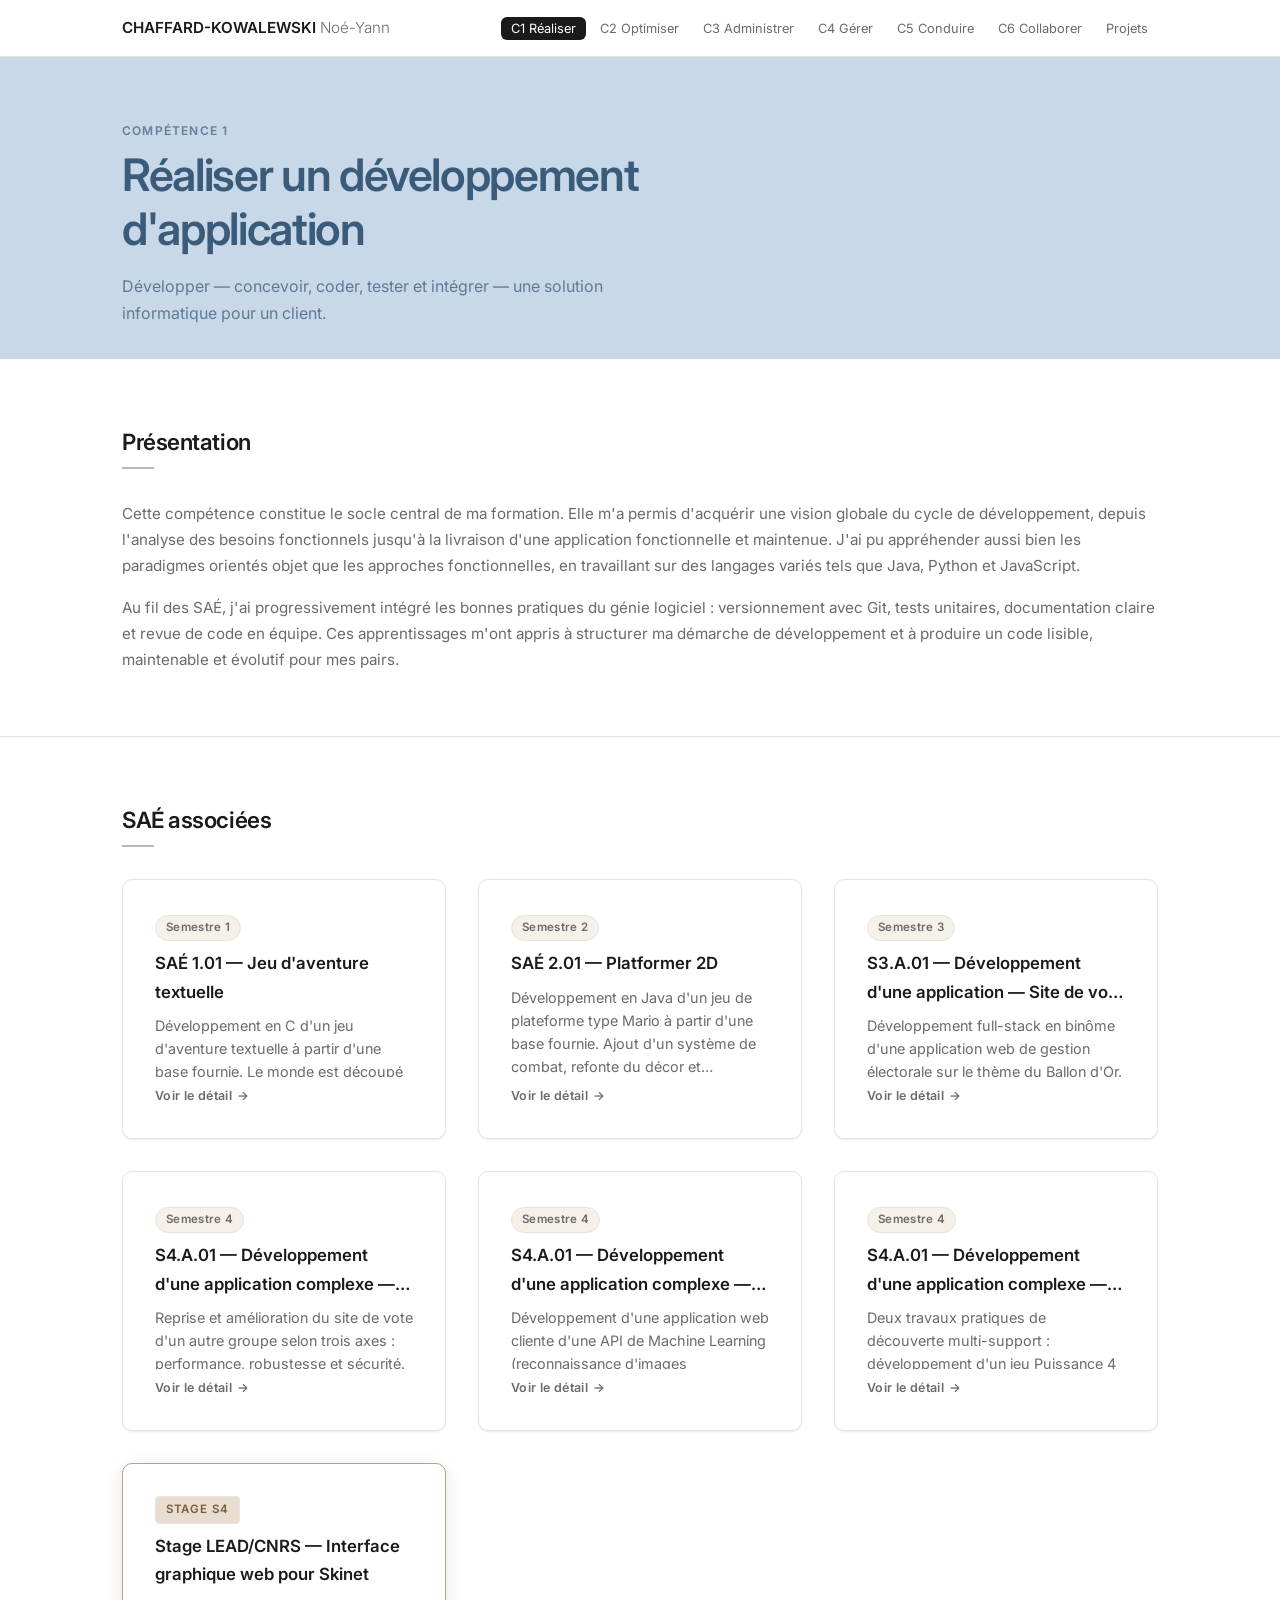
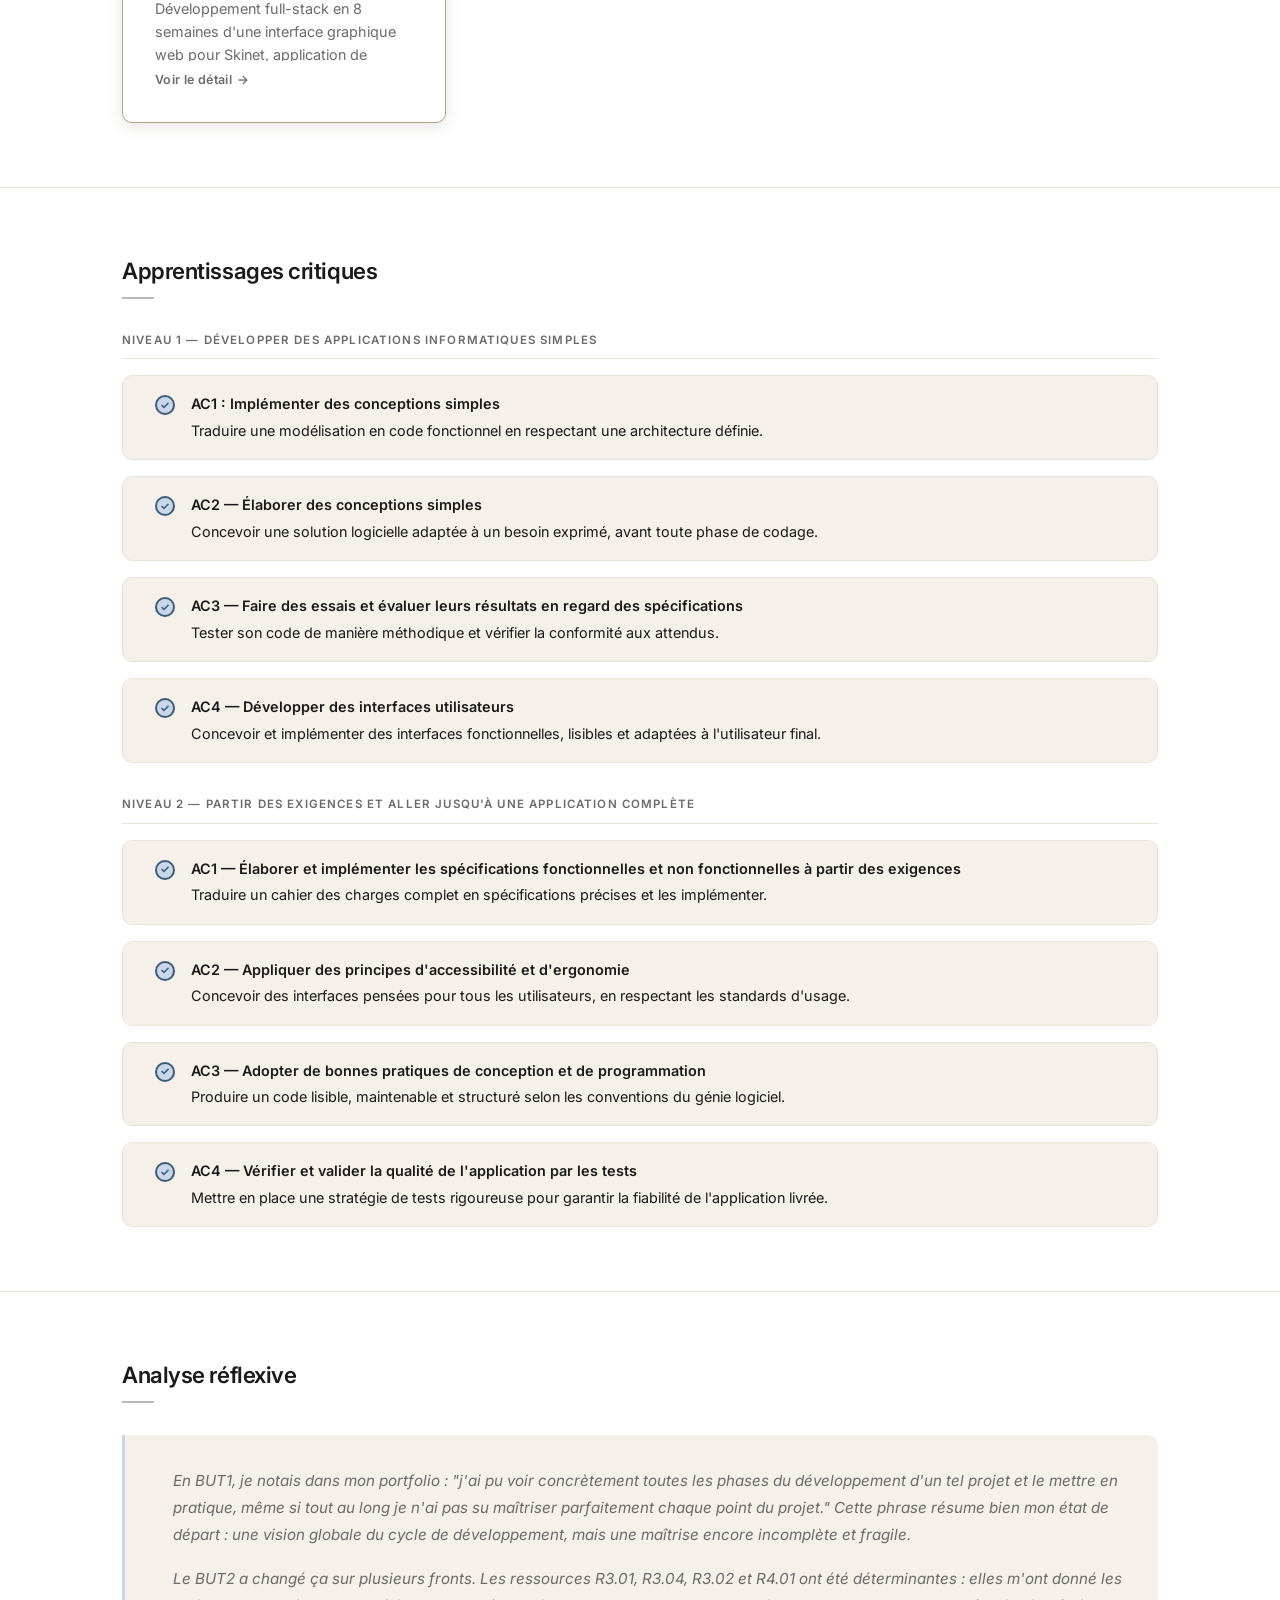
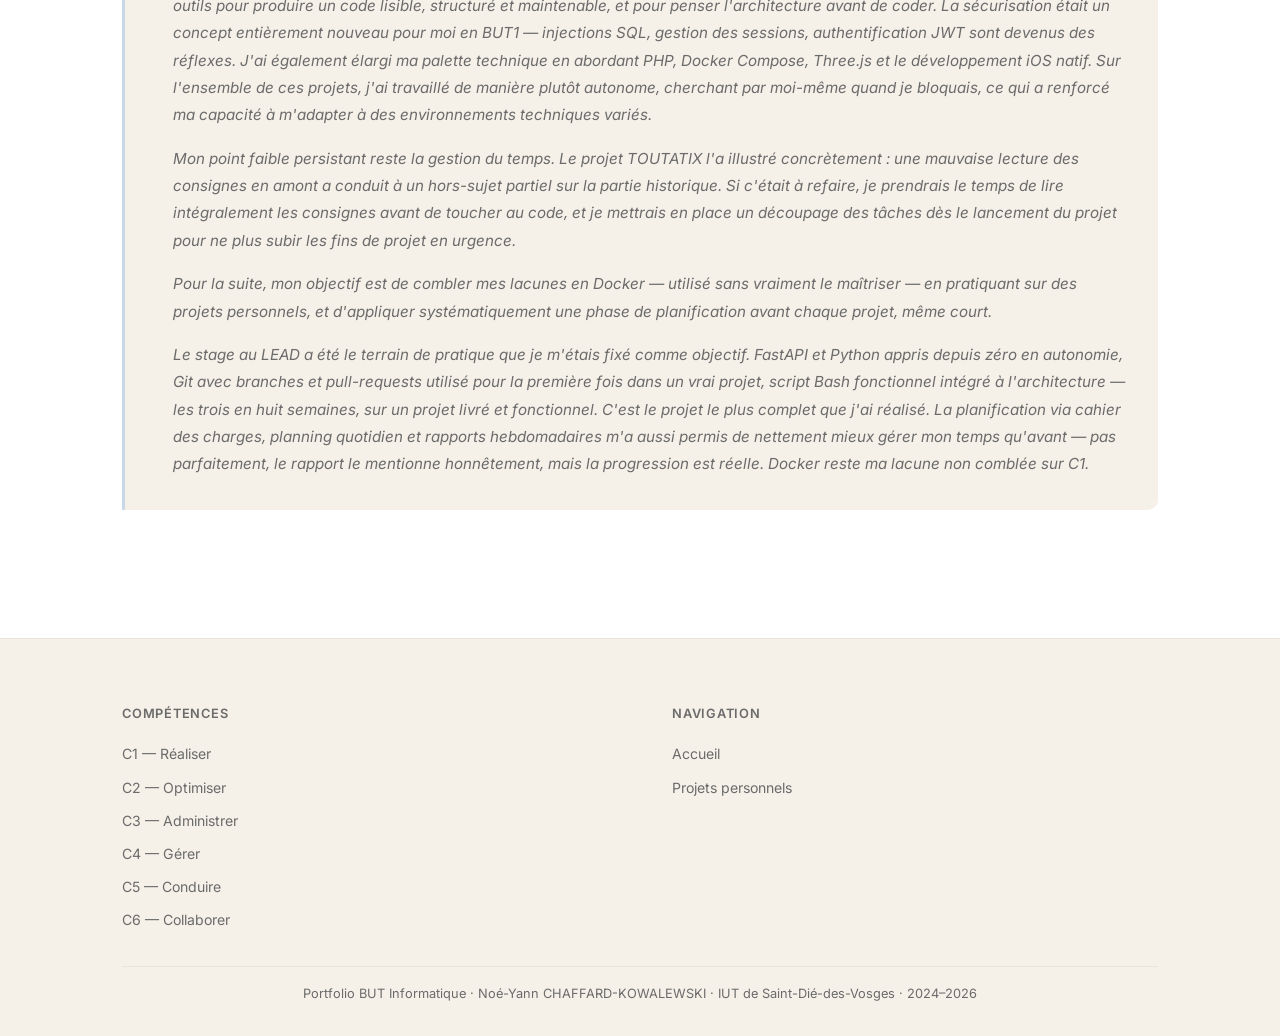
<file: c1-realiser.html>
﻿<!DOCTYPE html>
<html lang="fr">
<head>
  <meta charset="UTF-8" />
  <meta name="viewport" content="width=device-width, initial-scale=1.0" />
  <!-- REMPLACER : titre de l'onglet -->
  <title>C1 — Réaliser · Portfolio BUT Informatique</title>
  <link rel="stylesheet" href="style.css" />
  <style>
    /* Couleurs propres à la compétence 1 — Bleu poudré */
    .competence-banner { --banner-color: var(--color-c1); --banner-dark: var(--color-c1-dark); }
    .ac-item__check    { background: var(--color-c1); border-color: var(--color-c1-dark); }
    .ac-item__check::after { color: var(--color-c1-dark); }
    .reflexive-quote   { --quote-color: var(--color-c1); }
    .sae-card--stage {
      border: 1.5px solid #b0a090;
      box-shadow: 0 4px 16px rgba(80,60,40,0.13);
    }
    .sae-card--stage .sae-card__semester {
      display: flex;
      gap: 0.5rem;
      align-items: center;
    }
    .tag--stage {
      background: #e8ddd0;
      color: #7a5c3a;
      font-size: 0.72rem;
      font-weight: 600;
      letter-spacing: 0.08em;
      padding: 0.18rem 0.6rem;
      border-radius: 4px;
      text-transform: uppercase;
    }
  </style>
</head>

<body>

  <!-- ══ NAVBAR ══ -->
  <header>
    <nav class="navbar" aria-label="Navigation principale">
      <div class="container navbar__inner">
        <!-- REMPLACER : votre prénom/nom -->
        <a href="index.html" class="navbar__logo">CHAFFARD-KOWALEWSKI <span>Noé-Yann</span></a>

        <button class="navbar__toggle" aria-label="Ouvrir le menu" aria-expanded="false">
          <span></span><span></span><span></span>
        </button>

        <ul class="navbar__links" role="list">
          <li><a href="c1-realiser.html">C1 Réaliser</a></li>
          <li><a href="c2-optimiser.html">C2 Optimiser</a></li>
          <li><a href="c3-administrer.html">C3 Administrer</a></li>
          <li><a href="c4-gerer.html">C4 Gérer</a></li>
          <li><a href="c5-conduire.html">C5 Conduire</a></li>
          <li><a href="c6-collaborer.html">C6 Collaborer</a></li>
          <li><a href="projets.html">Projets</a></li>
        </ul>
      </div>
    </nav>
  </header>

  <!-- ══ CONTENU PRINCIPAL ══ -->
  <main class="page-content">

    <!-- ── Bannière ── -->
    <div class="competence-banner">
      <div class="container">
        <p class="competence-banner__label">Compétence 1</p>
        <!-- REMPLACER : intitulé officiel de votre référentiel si différent -->
        <h1 class="competence-banner__title">Réaliser un développement d'application</h1>
        <p class="competence-banner__subtitle">
          <!-- REMPLACER : une phrase de présentation personnelle de cette compétence -->
          Développer — concevoir, coder, tester et intégrer — une solution informatique pour un client.
        </p>
      </div>
    </div>

    <!-- ── Présentation ── -->
    <section class="section">
      <div class="container">
        <!-- REMPLACER : titre de votre présentation personnelle -->
        <h2 class="section-title">Présentation</h2>

        <!-- REMPLACER : vos deux paragraphes de présentation -->
        <p style="margin-bottom: 1rem; color: var(--color-text-mute); font-size: 0.95rem;">
          Cette compétence constitue le socle central de ma formation. Elle m'a permis d'acquérir
          une vision globale du cycle de développement, depuis l'analyse des besoins fonctionnels
          jusqu'à la livraison d'une application fonctionnelle et maintenue. J'ai pu appréhender
          aussi bien les paradigmes orientés objet que les approches fonctionnelles, en travaillant
          sur des langages variés tels que Java, Python et JavaScript.
        </p>
        <p style="color: var(--color-text-mute); font-size: 0.95rem;">
          Au fil des SAÉ, j'ai progressivement intégré les bonnes pratiques du génie logiciel :
          versionnement avec Git, tests unitaires, documentation claire et revue de code en équipe.
          Ces apprentissages m'ont appris à structurer ma démarche de développement et à produire
          un code lisible, maintenable et évolutif pour mes pairs.
        </p>
      </div>
    </section>

    <!-- ── SAÉ associées ── -->
    <section class="section">
      <div class="container">
        <h2 class="section-title">SAÉ associées</h2>

        <div class="sae-grid">

          <article class="sae-card"
            data-title="SAÉ 1.01 — Jeu d'aventure textuelle"
            data-semester="Semestre 1"
            data-desc="<p>Développement en C d'un jeu d'aventure textuelle à partir d'une base fournie. Le monde est découpé en cases navigables via des commandes directement dans le terminal. Réalisé en binôme.</p>"
            data-detail="<p>L'objectif était d'étendre une base de code C existante pour construire un monde explorable : système de déplacements directionnels, découpage en cases, interactions textuelles. Les ressources mobilisées couvraient l'initiation au développement, l'anglais technique (commentaires en anglais obligatoires) et les bases du développement web. Ce projet m'a permis de mettre en pratique les fondamentaux de la programmation impérative dans un contexte concret.</p>"
            data-traces='[{"icon":"code","title":"Trace 1 — Extrait du code source (C)","desc":"Portion du code gérant le système de déplacements et la structure des cases du monde.","file":"traces/trace-1.01.1.png"}]'>
            <div class="sae-card__semester">
              <span class="tag">Semestre 1</span>
            </div>
            <h3 class="sae-card__title">SAÉ 1.01 — Jeu d'aventure textuelle</h3>
            <p class="sae-card__desc">
              Développement en C d'un jeu d'aventure textuelle à partir d'une base fournie.
              Le monde est découpé en cases navigables via des commandes directement dans
              le terminal. Réalisé en binôme.
            </p>
            <span class="sae-card__cta" aria-hidden="true">Voir le détail <span class="sae-card__cta-arrow">→</span></span>
          </article>

          <article class="sae-card"
            data-title="SAÉ 2.01 — Platformer 2D"
            data-semester="Semestre 2"
            data-desc="<p>Développement en Java d'un jeu de plateforme type Mario à partir d'une base fournie. Ajout d'un système de combat, refonte du décor et amélioration des mécaniques de jeu. Réalisé en binôme, avec présentation orale au professeur.</p>"
            data-detail="<p>Le projet consistait à faire évoluer un platformer existant en Java : nouveau décor, système de combat contre des monstres et paramètres de jeu retravaillés (notamment le saut). Les ressources mobilisées incluaient le développement objet, le développement d'applications avec IHM et la qualité de développement. Une présentation orale du projet à l'enseignant a conclu la SAÉ, mobilisant également les compétences en communication professionnelle.</p>"
            data-traces='[{"icon":"coffee","title":"Trace 1 — Extrait du code source (Java)","desc":"Portion du code gérant le système de combat ou l&apos;amélioration du saut.","file":"traces/trace-2.01.1.png"}]'>
            <div class="sae-card__semester">
              <span class="tag">Semestre 2</span>
            </div>
            <h3 class="sae-card__title">SAÉ 2.01 — Platformer 2D</h3>
            <p class="sae-card__desc">
              Développement en Java d'un jeu de plateforme type Mario à partir d'une base
              fournie. Ajout d'un système de combat, refonte du décor et amélioration des
              mécaniques de jeu. Réalisé en binôme, avec présentation orale au professeur.
            </p>
            <span class="sae-card__cta" aria-hidden="true">Voir le détail <span class="sae-card__cta-arrow">→</span></span>
          </article>

          <article class="sae-card"
            data-title="S3.A.01 — Développement d'une application — Site de vote PHP"
            data-semester="Semestre 3"
            data-desc="<p>Développement full-stack en binôme d'une application web de gestion électorale sur le thème du Ballon d'Or. HTML/CSS/JS/PHP/MySQL, sans framework, avec authentification, gestion de session et interface d'administration complète.</p>"
            data-detail="<p>Le projet couvrait l'ensemble du cycle de développement web : cahier des charges, diagrammes UML, MCD/MLD, puis développement itératif en deux MVP. L'application gérait quatre espaces distincts — public, électeur, candidat et administrateur — avec des contraintes fortes : unicité et anonymat du vote (scrutin pondéré par rang), gestion temporelle du scrutin, sécurisation des accès (PDO, requêtes préparées, protection contre les injections SQL). J'ai développé la totalité du front-end et du back-end, et assuré la gestion de projet via Trello et une partie du cahier des charges. Le projet a été versionné sur Git. L'application était fonctionnelle à la soutenance avec quelques bugs résiduels.</p>"
            data-traces='[{"icon":"check-square","title":"Trace 1 — Interface de l&apos;application","desc":"Capture de la page d&apos;ajout d&apos;un nouveau scrutin.","file":"traces/trace-s3-c1-1.png"},{"icon":"code","title":"Trace 2 — Extrait du code PHP","desc":"Extrait significatif du code PHP : ajout d&apos;un nouveau sondage.","file":"traces/trace-s3-c1-2.png"}]'>
            <div class="sae-card__semester">
              <span class="tag">Semestre 3</span>
            </div>
            <h3 class="sae-card__title">S3.A.01 — Développement d'une application — Site de vote PHP</h3>
            <p class="sae-card__desc">
              Développement full-stack en binôme d'une application web de gestion électorale sur le thème
              du Ballon d'Or. HTML/CSS/JS/PHP/MySQL, sans framework, avec authentification, gestion de
              session et interface d'administration complète.
            </p>
            <span class="sae-card__cta" aria-hidden="true">Voir le détail <span class="sae-card__cta-arrow">→</span></span>
          </article>

          <article class="sae-card"
            data-title="S4.A.01 — Développement d'une application complexe — Reprise du site de vote"
            data-semester="Semestre 4"
            data-desc="<p>Reprise et amélioration du site de vote d'un autre groupe selon trois axes : performance, robustesse et sécurité. Projet conduit dans un contexte de jeu de rôle entreprise, avec analyse de l'existant, CDC + devis, développement et rapport final en anglais. Réalisé en binôme.</p>"
            data-detail="<p>Le projet simulait une mission professionnelle : analyse du code existant pour identifier les failles de sécurité (injections SQL, sessions...), les problèmes de performance et les manques de robustesse, puis rédaction d'un cahier des charges et d'un devis avant d'entamer les corrections. Les corrections étaient validées manuellement. Cette approche m'a confronté à la réalité de la maintenance applicative : comprendre un code que l'on n'a pas écrit, justifier ses choix d'amélioration et livrer un rapport structuré. Le rapport final a été rédigé en anglais.</p>"
            data-traces='[{"icon":"file-text","title":"Trace 1 — Rapport d&apos;analyse : facture","desc":"Extrait de la facture simulée pour le projet","file":"traces/trace-s4-c1-1.png"},{"icon":"code","title":"Trace 2 — Correction apportée","desc":"Extrait de code montrant une correction de sécurité appliquée.","file":"traces/trace-s4-c1-2.png"}]'>
            <div class="sae-card__semester">
              <span class="tag">Semestre 4</span>
            </div>
            <h3 class="sae-card__title">S4.A.01 — Développement d'une application complexe — Reprise du site de vote</h3>
            <p class="sae-card__desc">
              Reprise et amélioration du site de vote d'un autre groupe selon trois axes : performance,
              robustesse et sécurité. Projet conduit dans un contexte de jeu de rôle entreprise, avec
              analyse de l'existant, CDC + devis, développement et rapport final en anglais. Réalisé en binôme.
            </p>
            <span class="sae-card__cta" aria-hidden="true">Voir le détail <span class="sae-card__cta-arrow">→</span></span>
          </article>

          <article class="sae-card"
            data-title="S4.A.01 — Développement d'une application complexe — TOUTATIX"
            data-semester="Semestre 4"
            data-desc="<p>Développement d'une application web cliente d'une API de Machine Learning (reconnaissance d'images Astérix/Obélix), déployée avec Docker Compose. Projet réalisé en groupe de 4, en HTML/CSS/JS vanilla, responsive et asynchrone. J'ai pris en charge le design système, la page Stats et le header commun à toutes les pages.</p>"
            data-detail="<p>L&apos;application exposait trois espaces : une page publique permettant de soumettre une photo via upload ou caméra mobile (WebcamJS) pour obtenir une prédiction de l&apos;IA et envoyer un feedback, une page d&apos;historique protégée par authentification JWT, et une page de statistiques avec graphique Chart.js. L&apos;API fournie par l&apos;enseignant exposait des routes REST (POST, PUT, GET, DELETE) avec gestion de token Bearer. Docker Compose orchestrait l&apos;ensemble de la stack. Ma contribution portait sur le design système complet (identité visuelle, typographie, palette), l&apos;intégration de la page Stats avec les graphiques, et la navbar commune à toutes les pages.</p>"
            data-traces='[{"icon":"bar-chart","title":"Trace 1 — Page Stats","desc":"Capture de la page de statistiques avec le graphique Chart.js intégrés.","file":"traces/trace-s4-c1-3.png"},{"icon":"palette","title":"Trace 2 — Design système","desc":"Capture de la maquette Figma de l&apos;application.","file":"traces/trace-s4-c1-4.png"}]'>
            <div class="sae-card__semester">
              <span class="tag">Semestre 4</span>
            </div>
            <h3 class="sae-card__title">S4.A.01 — Développement d'une application complexe — TOUTATIX</h3>
            <p class="sae-card__desc">
              Développement d'une application web cliente d'une API de Machine Learning (reconnaissance
              d'images Astérix/Obélix), déployée avec Docker Compose. Projet réalisé en groupe de 4, en
              HTML/CSS/JS vanilla, responsive et asynchrone. J'ai pris en charge le design système, la
              page Stats et le header commun à toutes les pages.
            </p>
            <span class="sae-card__cta" aria-hidden="true">Voir le détail <span class="sae-card__cta-arrow">→</span></span>
          </article>

          <article class="sae-card"
            data-title="S4.A.01 — Développement d'une application complexe — Puissance 4 iOS + Peinture 3D Three.js"
            data-semester="Semestre 4"
            data-desc="<p>Deux travaux pratiques de découverte multi-support : développement d'un jeu Puissance 4 en 1v1 sur iOS et rendu 3D interactif d'une peinture avec Three.js dans le navigateur. Réalisés en binôme, ces TP illustrent la capacité à adapter un développement à des environnements techniques variés.</p>"
            data-detail="<p>Le TP iOS m&apos;a confronté aux contraintes spécifiques du développement mobile natif : gestion de l&apos;interface tactile, logique de jeu complète (détection de victoire, alternance des tours, état du plateau) que j&apos;ai entièrement développée, mon binôme prenant en charge le rendu graphique. Le TP Three.js portait sur la mise en scène 3D d&apos;une peinture dans le navigateur, avec interactions utilisateur (rotation et zoom). Ces deux projets m&apos;ont permis d&apos;explorer le niveau 2 de la compétence &quot;Adapter des applications sur un ensemble de supports&quot; — mobile natif d&apos;un côté, rendu 3D web de l&apos;autre — deux environnements très différents du développement web classique abordé par ailleurs.</p>"
            data-traces='[{"icon":"smartphone","title":"Trace 1 — Puissance 4 iOS","desc":"Capture du code de la classe Grille.","file":"traces/trace-s4-c1-5.png"},{"icon":"image","title":"Trace 2 — Peinture 3D Three.js","desc":"Capture de la peinture 3D dans le navigateur avec rotation visible.","file":"traces/trace-s4-c1-6.png"}]'>
            <div class="sae-card__semester">
              <span class="tag">Semestre 4</span>
            </div>
            <h3 class="sae-card__title">S4.A.01 — Développement d'une application complexe — Puissance 4 iOS + Peinture 3D Three.js</h3>
            <p class="sae-card__desc">
              Deux travaux pratiques de découverte multi-support : développement d'un jeu Puissance 4
              en 1v1 sur iOS et rendu 3D interactif d'une peinture avec Three.js dans le navigateur.
              Réalisés en binôme, ces TP illustrent la capacité à adapter un développement à des
              environnements techniques variés.
            </p>
            <span class="sae-card__cta" aria-hidden="true">Voir le détail <span class="sae-card__cta-arrow">→</span></span>
          </article>

          <article class="sae-card sae-card--stage"
            data-title="Stage LEAD/CNRS — Interface graphique web pour Skinet"
            data-semester="Stage S4"
            data-desc="<p>Développement full-stack en 8 semaines d'une interface graphique web pour Skinet, application de segmentation de biopsies rénales du LEAD/CNRS. Frontend HTML/CSS/JS, backend Python FastAPI, API REST avec navigation de dossiers, affichage de logs, édition de fichiers de configuration et téléchargement de résultats. Projet individuel en milieu de recherche.</p>"
            data-detail="<p>La mission consistait à rendre Skinet accessible à des médecins non-informaticiens via une interface web. L&apos;architecture séparait un frontend statique servi sur le port 8000 et une API FastAPI/Uvicorn sur le port 8080, communiquant via appels JS asynchrones. Les fonctionnalités développées incluaient : navigation dans l&apos;arborescence du serveur, lancement de l&apos;inférence via subprocess, affichage dynamique des logs terminal, édition et sauvegarde de fichiers de configuration JSON/XML, téléchargement de fichiers et gestion du port Uvicorn dynamique. Un script Bash lancement.sh automatisait le démarrage de l&apos;environnement. Premières utilisations concrètes de Git avec branches et pull-requests.</p>"
            data-traces='[{"icon":"monitor","title":"Trace 1 — Interface web finale","desc":"Capture de l&apos;interface web Skinet finalisée montrant la navigation de dossiers, l&apos;édition de configuration et les logs terminal.","file":"traces/trace-stage-c1-1.png"},{"icon":"layout","title":"Trace 2 — Schéma de l&apos;architecture","desc":"Schéma de l&apos;architecture de l&apos;interface web illustrant la communication entre frontend, API FastAPI et serveur de calcul Skinet.","file":"traces/trace-stage-c1-2.png"},{"icon":"file-text","title":"Rapport de stage","desc":"Rapport de stage complet au LEAD/CNRS — Noé-Yann Chaffard-Kowalewski.","file":"traces/Rapport de stage au LEAD - Noé-Yann Chaffard-Kowalewski.pdf"}]'>
            <div class="sae-card__semester">
              <span class="tag tag--stage">Stage S4</span>
            </div>
            <h3 class="sae-card__title">Stage LEAD/CNRS — Interface graphique web pour Skinet</h3>
            <p class="sae-card__desc">
              Développement full-stack en 8 semaines d'une interface graphique web pour Skinet,
              application de segmentation de biopsies rénales du LEAD/CNRS. Frontend HTML/CSS/JS,
              backend Python FastAPI, API REST avec navigation de dossiers, affichage de logs,
              édition de fichiers de configuration et téléchargement de résultats. Projet individuel
              en milieu de recherche.
            </p>
            <span class="sae-card__cta" aria-hidden="true">Voir le détail <span class="sae-card__cta-arrow">→</span></span>
          </article>

        </div>
      </div>
    </section>

    <!-- ── Apprentissages critiques ── -->
    <section class="section">
      <div class="container">
        <h2 class="section-title">Apprentissages critiques</h2>

        <!-- ── Niveau 1 ── -->
        <div class="ac-year-block">
          <p class="ac-year-label">Niveau 1 — Développer des applications informatiques simples</p>
          <ul class="ac-list">

            <!-- REMPLACER chaque item par un apprentissage critique de votre référentiel -->
            <li class="ac-item">
              <span class="ac-item__check" aria-hidden="true"></span>
              <div class="ac-item__text">
                <strong>AC1 : Implémenter des conceptions simples</strong>
                Traduire une modélisation en code fonctionnel en respectant une architecture définie.
              </div>
            </li>

            <li class="ac-item">
              <span class="ac-item__check" aria-hidden="true"></span>
              <div class="ac-item__text">
                <strong>AC2 — Élaborer des conceptions simples </strong>
                Concevoir une solution logicielle adaptée à un besoin exprimé, avant toute phase de codage.
              </div>
            </li>

            <li class="ac-item">
              <span class="ac-item__check" aria-hidden="true"></span>
              <div class="ac-item__text">
                <strong>AC3 — Faire des essais et évaluer leurs résultats en regard des spécifications</strong>
                Tester son code de manière méthodique et vérifier la conformité aux attendus.
              </div>
            </li>

            <li class="ac-item">
              <span class="ac-item__check" aria-hidden="true"></span>
              <div class="ac-item__text">
                <strong>AC4 — Développer des interfaces utilisateurs</strong>
                Concevoir et implémenter des interfaces fonctionnelles, lisibles et adaptées à l'utilisateur final.
              </div>
            </li>

          </ul>
        </div>

        <!-- ── Niveau 2 ── -->
        <div class="ac-year-block">
          <p class="ac-year-label">Niveau 2 — Partir des exigences et aller jusqu'à une application complète</p>
          <ul class="ac-list">

            <!-- REMPLACER chaque item par un apprentissage critique de votre référentiel -->
            <li class="ac-item">
              <span class="ac-item__check" aria-hidden="true"></span>
              <div class="ac-item__text">
                <strong>AC1 — Élaborer et implémenter les spécifications fonctionnelles et non fonctionnelles à partir des exigences </strong>
                Traduire un cahier des charges complet en spécifications précises et les implémenter.
              </div>
            </li>

            <li class="ac-item">
              <span class="ac-item__check" aria-hidden="true"></span>
              <div class="ac-item__text">
                <strong>AC2 — Appliquer des principes d'accessibilité et d'ergonomie</strong>
                Concevoir des interfaces pensées pour tous les utilisateurs, en respectant les standards d'usage.
              </div>
            </li>

            <li class="ac-item">
              <span class="ac-item__check" aria-hidden="true"></span>
              <div class="ac-item__text">
                <strong>AC3 — Adopter de bonnes pratiques de conception et de programmation</strong>
                Produire un code lisible, maintenable et structuré selon les conventions du génie logiciel.
              </div>
            </li>

            <li class="ac-item">
              <span class="ac-item__check" aria-hidden="true"></span>
              <div class="ac-item__text">
                <strong>AC4 — Vérifier et valider la qualité de l'application par les tests</strong>
                Mettre en place une stratégie de tests rigoureuse pour garantir la fiabilité de l'application livrée.
              </div>
            </li>

          </ul>
        </div>
      </div>
    </section>

    <!-- ── Analyse réflexive ── -->
    <section class="section">
      <div class="container">
        <h2 class="section-title">Analyse réflexive</h2>

        <blockquote class="reflexive-quote">
          <p>
            En BUT1, je notais dans mon portfolio : <em>"j'ai pu voir concrètement toutes les phases
            du développement d'un tel projet et le mettre en pratique, même si tout au long je n'ai
            pas su maîtriser parfaitement chaque point du projet."</em> Cette phrase résume bien mon
            état de départ : une vision globale du cycle de développement, mais une maîtrise encore
            incomplète et fragile.
          </p>
          <p>
            Le BUT2 a changé ça sur plusieurs fronts. Les ressources R3.01, R3.04, R3.02 et R4.01
            ont été déterminantes : elles m'ont donné les outils pour produire un code lisible,
            structuré et maintenable, et pour penser l'architecture avant de coder. La sécurisation
            était un concept entièrement nouveau pour moi en BUT1 — injections SQL, gestion des
            sessions, authentification JWT sont devenus des réflexes. J'ai également élargi ma palette
            technique en abordant PHP, Docker Compose, Three.js et le développement iOS natif. Sur
            l'ensemble de ces projets, j'ai travaillé de manière plutôt autonome, cherchant par
            moi-même quand je bloquais, ce qui a renforcé ma capacité à m'adapter à des environnements
            techniques variés.
          </p>
          <p>
            Mon point faible persistant reste la gestion du temps. Le projet TOUTATIX l'a illustré
            concrètement : une mauvaise lecture des consignes en amont a conduit à un hors-sujet
            partiel sur la partie historique. Si c'était à refaire, je prendrais le temps de lire
            intégralement les consignes avant de toucher au code, et je mettrais en place un découpage
            des tâches dès le lancement du projet pour ne plus subir les fins de projet en urgence.
          </p>
          <p>
            Pour la suite, mon objectif est de combler mes lacunes en Docker — utilisé sans vraiment
            le maîtriser — en pratiquant sur des projets personnels, et d'appliquer systématiquement
            une phase de planification avant chaque projet, même court.
          </p>
          <p>
            Le stage au LEAD a été le terrain de pratique que je m'étais fixé comme objectif.
            FastAPI et Python appris depuis zéro en autonomie, Git avec branches et pull-requests
            utilisé pour la première fois dans un vrai projet, script Bash fonctionnel intégré à
            l'architecture — les trois en huit semaines, sur un projet livré et fonctionnel. C'est
            le projet le plus complet que j'ai réalisé. La planification via cahier des charges,
            planning quotidien et rapports hebdomadaires m'a aussi permis de nettement mieux gérer
            mon temps qu'avant — pas parfaitement, le rapport le mentionne honnêtement, mais la
            progression est réelle. Docker reste ma lacune non comblée sur C1.
          </p>
        </blockquote>
      </div>
    </section>

  </main>

  <!-- ══ FOOTER ══ -->
  <footer class="footer">
    <div class="container">
      <div class="footer__inner">
        <div>
          <p class="footer__block-title">Compétences</p>
          <ul class="footer__links">
            <li><a href="c1-realiser.html">C1 — Réaliser</a></li>
            <li><a href="c2-optimiser.html">C2 — Optimiser</a></li>
            <li><a href="c3-administrer.html">C3 — Administrer</a></li>
            <li><a href="c4-gerer.html">C4 — Gérer</a></li>
            <li><a href="c5-conduire.html">C5 — Conduire</a></li>
            <li><a href="c6-collaborer.html">C6 — Collaborer</a></li>
          </ul>
        </div>
        <div>
          <p class="footer__block-title">Navigation</p>
          <ul class="footer__links">
            <li><a href="index.html">Accueil</a></li>
            <li><a href="projets.html">Projets personnels</a></li>
          </ul>
        </div>
      </div>
      <!-- REMPLACER : votre prénom, nom et IUT -->
      <p class="footer__copy">Portfolio BUT Informatique · Noé-Yann CHAFFARD-KOWALEWSKI · IUT de Saint-Dié-des-Vosges · 2024–2026</p>
    </div>
  </footer>

  <!-- ══ MODAL SAÉ — partagée par toutes les cartes de cette page ══ -->
  <div id="sae-modal-overlay" class="modal-overlay" role="dialog" aria-modal="true" aria-labelledby="modal-title">
    <div class="modal">
      <div class="modal__header">
        <div class="modal__header-text">
          <div class="modal__semester"></div>
          <h2 class="modal__title" id="modal-title"></h2>
        </div>
        <button class="modal__close" aria-label="Fermer">✕</button>
      </div>
      <div class="modal__body">
        <!-- Description résumée -->
        <div>
          <p class="modal__section-label">Présentation</p>
          <div class="modal__text modal__desc"></div>
        </div>
        <!-- Détail étendu — REMPLACER via data-detail sur la carte -->
        <div>
          <p class="modal__section-label">Détail &amp; contexte</p>
          <div class="modal__text modal__detail"></div>
        </div>
        <!-- Traces liées -->
        <hr class="modal__traces-sep" />
        <div>
          <p class="modal__section-label">Traces &amp; réalisations</p>
          <div class="modal__traces"></div>
        </div>
      </div>
    </div>
  </div>

  <script src="main.js"></script>
</body>
</html>
</file>
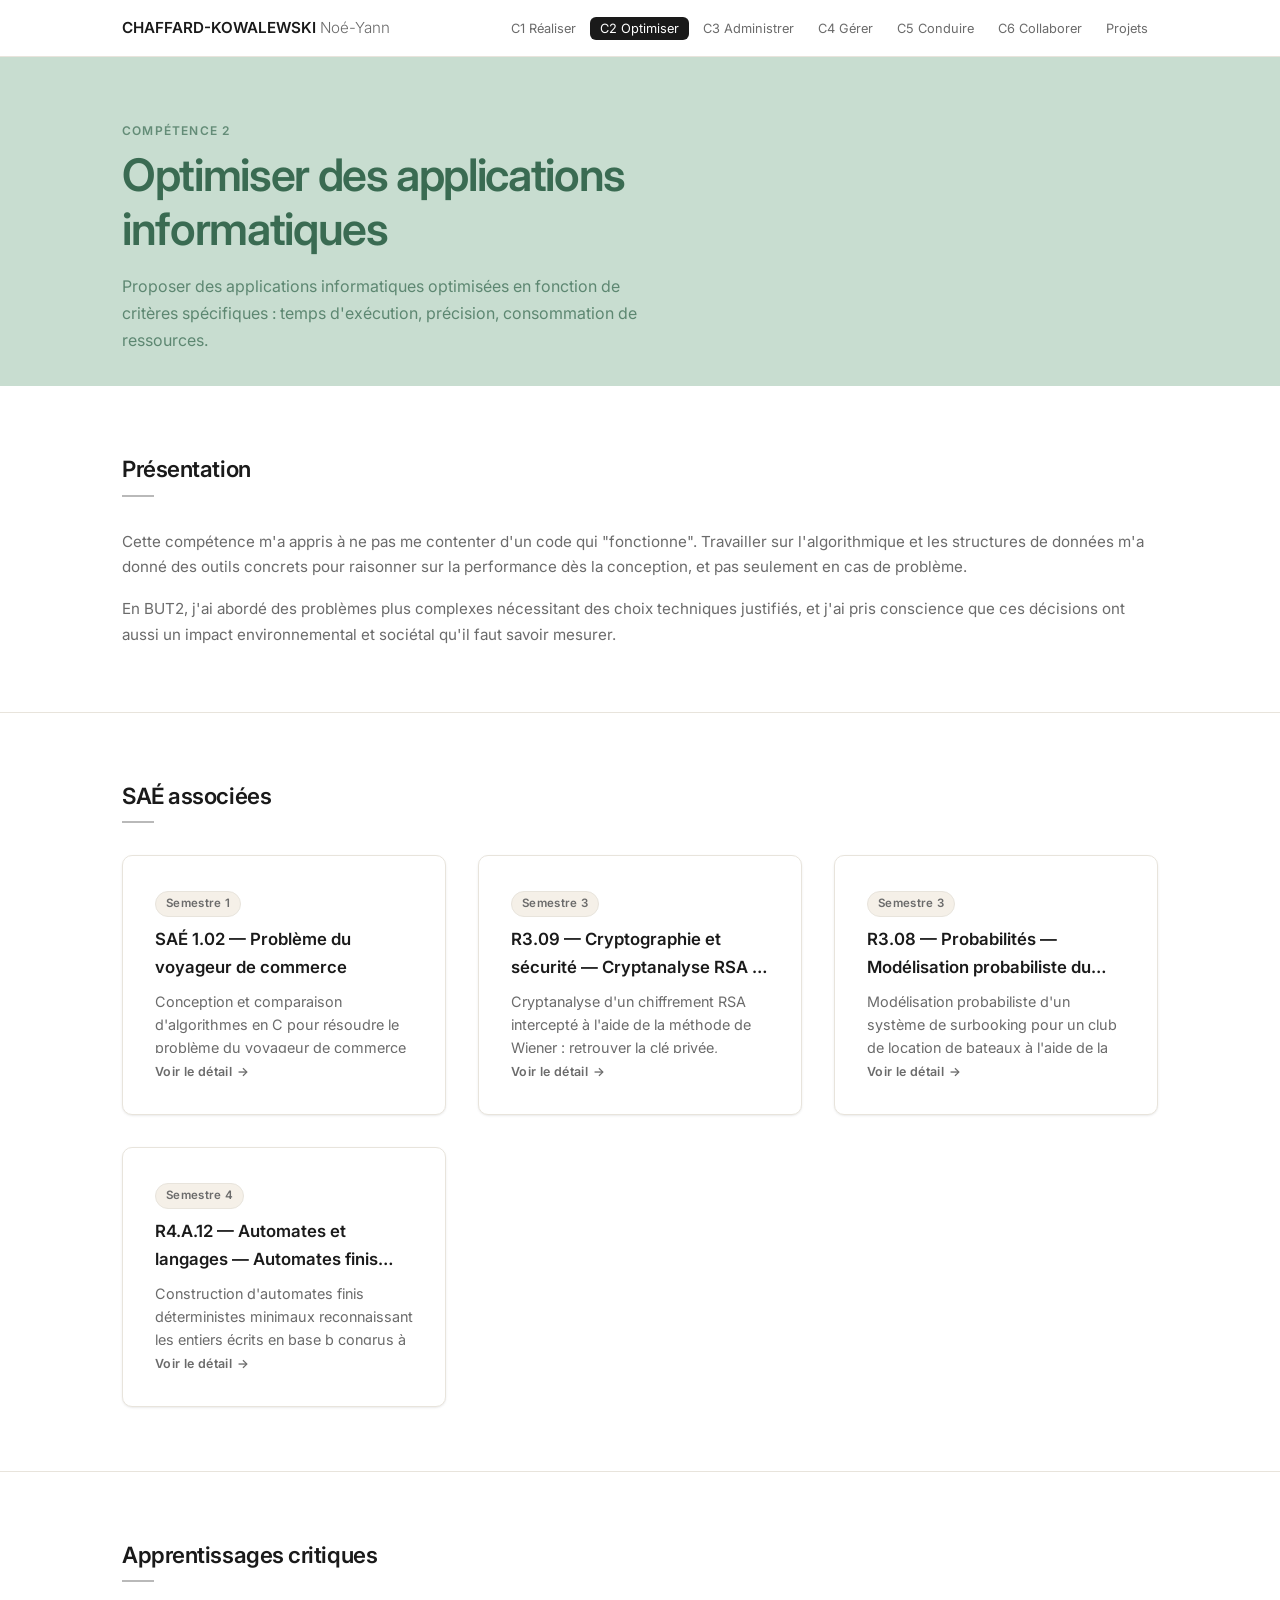
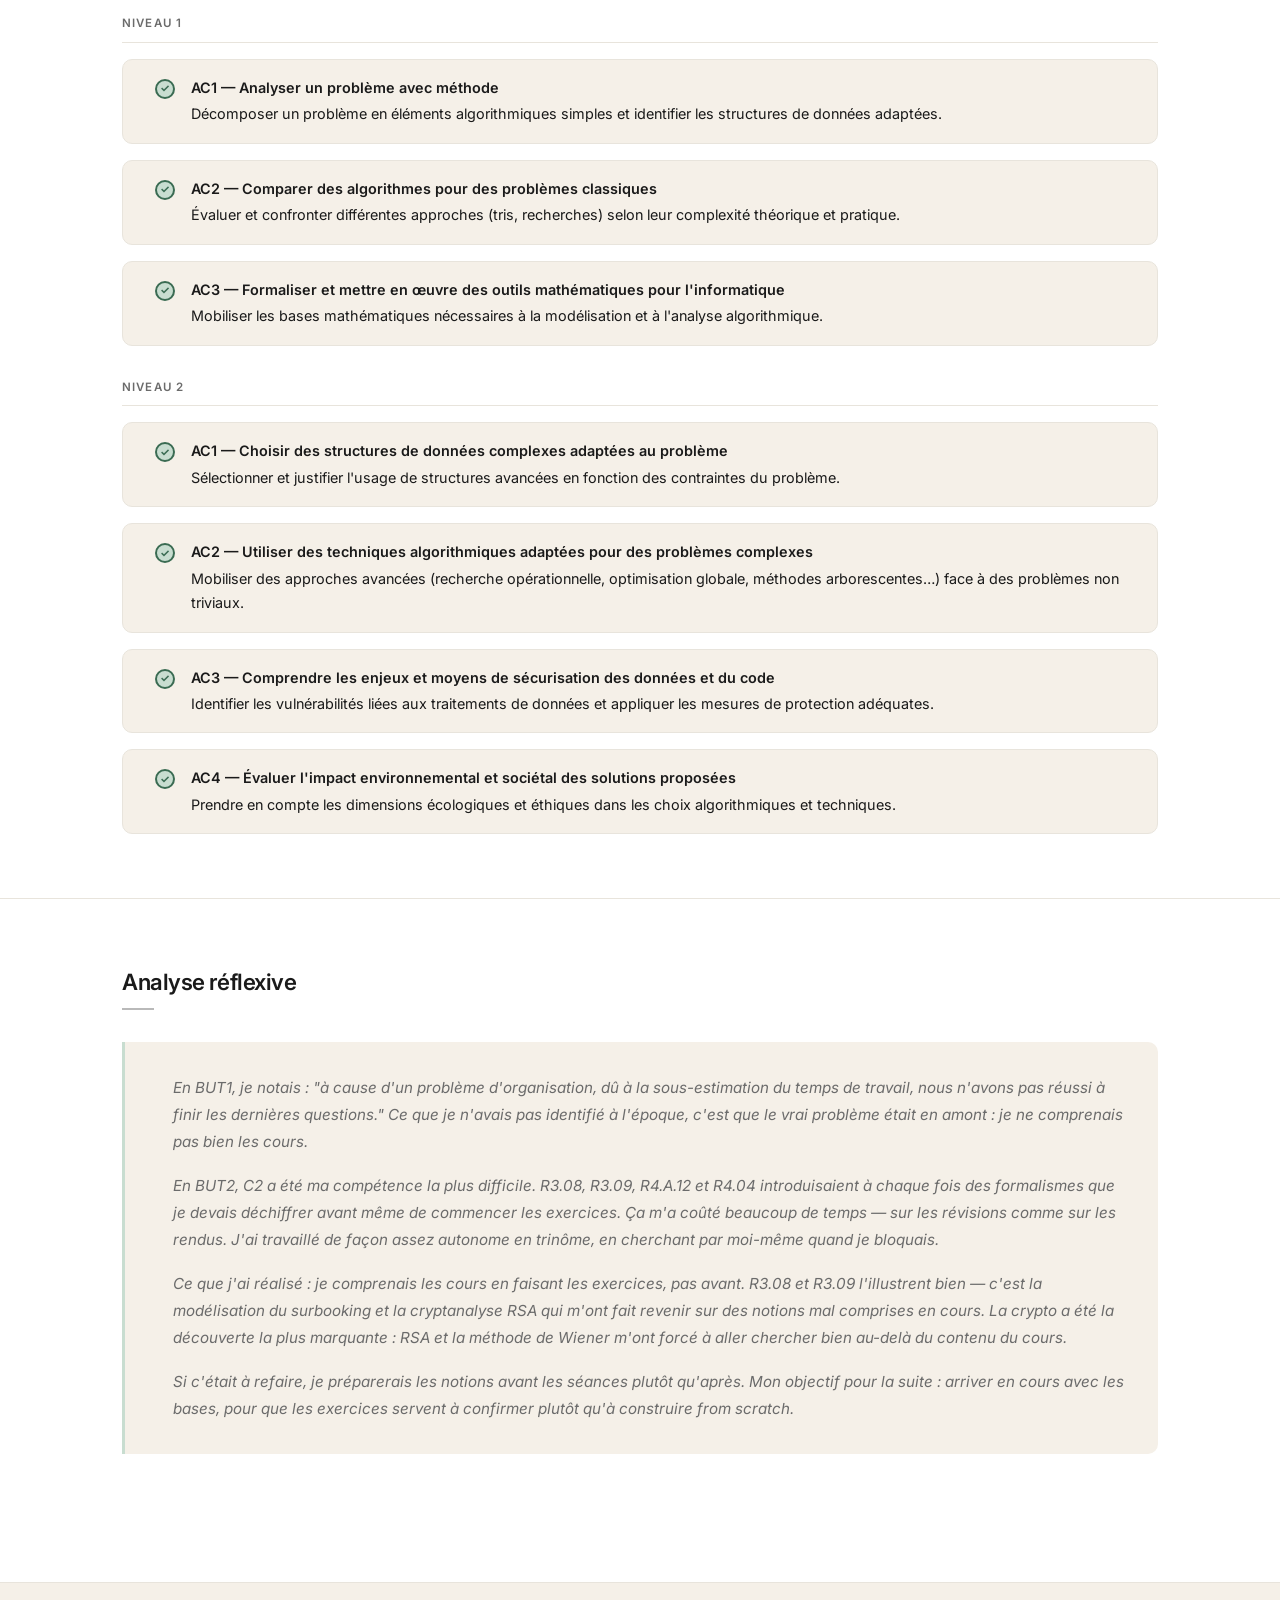
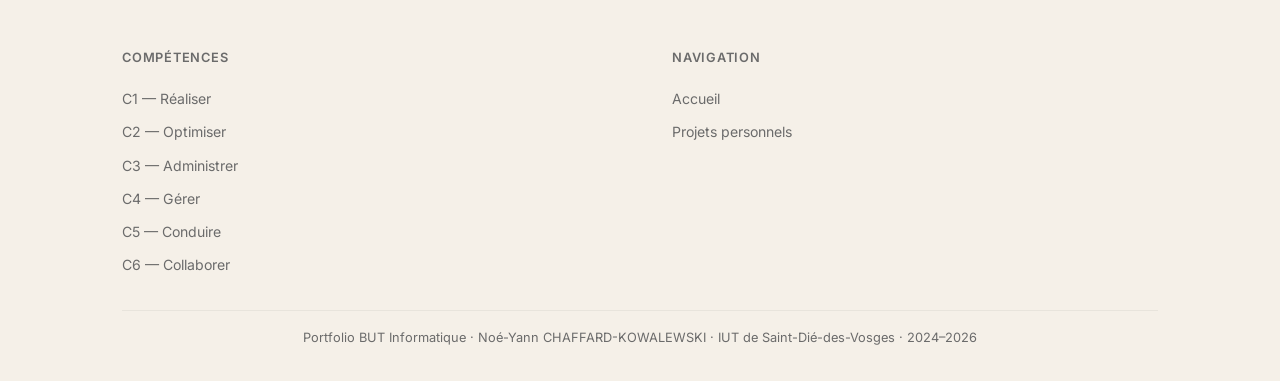
<file: c2-optimiser.html>
﻿<!DOCTYPE html>
<html lang="fr">
<head>
  <meta charset="UTF-8" />
  <meta name="viewport" content="width=device-width, initial-scale=1.0" />
  <title>C2 — Optimiser · Portfolio BUT Informatique</title>
  <link rel="stylesheet" href="style.css" />
  <style>
    /* Couleurs propres à la compétence 2 — Vert sauge */
    .competence-banner { --banner-color: var(--color-c2); --banner-dark: var(--color-c2-dark); }
    .ac-item__check    { background: var(--color-c2); border-color: var(--color-c2-dark); }
    .ac-item__check::after { color: var(--color-c2-dark); }
    .reflexive-quote   { --quote-color: var(--color-c2); }
  </style>
</head>

<body>

  <!-- ══ NAVBAR ══ -->
  <header>
    <nav class="navbar" aria-label="Navigation principale">
      <div class="container navbar__inner">
        <a href="index.html" class="navbar__logo">CHAFFARD-KOWALEWSKI <span>Noé-Yann</span></a>

        <button class="navbar__toggle" aria-label="Ouvrir le menu" aria-expanded="false">
          <span></span><span></span><span></span>
        </button>

        <ul class="navbar__links" role="list">
          <li><a href="c1-realiser.html">C1 Réaliser</a></li>
          <li><a href="c2-optimiser.html">C2 Optimiser</a></li>
          <li><a href="c3-administrer.html">C3 Administrer</a></li>
          <li><a href="c4-gerer.html">C4 Gérer</a></li>
          <li><a href="c5-conduire.html">C5 Conduire</a></li>
          <li><a href="c6-collaborer.html">C6 Collaborer</a></li>
          <li><a href="projets.html">Projets</a></li>
        </ul>
      </div>
    </nav>
  </header>

  <!-- ══ CONTENU PRINCIPAL ══ -->
  <main class="page-content">

    <!-- ── Bannière ── -->
    <div class="competence-banner">
      <div class="container">
        <p class="competence-banner__label">Compétence 2</p>
        <h1 class="competence-banner__title">Optimiser des applications informatiques</h1>
        <p class="competence-banner__subtitle">
          Proposer des applications informatiques optimisées en fonction de critères
          spécifiques : temps d'exécution, précision, consommation de ressources.
        </p>
      </div>
    </div>

    <!-- ── Présentation ── -->
    <section class="section">
      <div class="container">
        <h2 class="section-title">Présentation</h2>

        <p style="margin-bottom: 1rem; color: var(--color-text-mute); font-size: 0.95rem;">
          Cette compétence m'a appris à ne pas me contenter d'un code qui "fonctionne".
          Travailler sur l'algorithmique et les structures de données m'a donné des outils
          concrets pour raisonner sur la performance dès la conception, et pas seulement
          en cas de problème.
        </p>
        <p style="color: var(--color-text-mute); font-size: 0.95rem;">
          En BUT2, j'ai abordé des problèmes plus complexes nécessitant des choix techniques
          justifiés, et j'ai pris conscience que ces décisions ont aussi un impact
          environnemental et sociétal qu'il faut savoir mesurer.
        </p>
      </div>
    </section>

    <!-- ── SAÉ associées ── -->
    <section class="section">
      <div class="container">
        <h2 class="section-title">SAÉ associées</h2>

        <div class="sae-grid">

          <article class="sae-card"
            data-title="SAÉ 1.02 — Problème du voyageur de commerce"
            data-semester="Semestre 1"
            data-desc="<p>Conception et comparaison d'algorithmes en C pour résoudre le problème du voyageur de commerce : trouver le chemin le plus court passant par huit villes en minimisant distance et consommation d'énergie. Réalisé en binôme.</p>"
            data-detail="<p>La SAÉ demandait d'implémenter deux approches algorithmiques — une version non récursive puis une version récursive — pour résoudre le même problème. Elle mobilisait l'initiation au développement, l'intro architecture, l'intro système ainsi que les maths discrètes et outils fondamentaux pour les formules de calcul de distance. Par manque de temps, les dernières questions n'ont pas pu être traitées de façon exhaustive.</p>"
            data-traces='[{"icon":"code","title":"Trace 1 — Extrait du code source (C)","desc":"Portion du code implémentant les algorithmes de résolution.","file":"traces/trace-1.02.1.png"},{"icon":"monitor","title":"Trace 2 — Aperçu de l&apos;exécution","desc":"Capture du terminal montrant le résultat du programme.","file":"traces/trace-1.02.2.png"}]'>
            <div class="sae-card__semester">
              <span class="tag">Semestre 1</span>
            </div>
            <h3 class="sae-card__title">SAÉ 1.02 — Problème du voyageur de commerce</h3>
            <p class="sae-card__desc">
              Conception et comparaison d'algorithmes en C pour résoudre le problème du
              voyageur de commerce : trouver le chemin le plus court passant par huit villes
              en minimisant distance et consommation d'énergie. Réalisé en binôme.
            </p>
            <span class="sae-card__cta" aria-hidden="true">Voir le détail <span class="sae-card__cta-arrow">→</span></span>
          </article>

          <article class="sae-card"
            data-title="R3.09 — Cryptographie et sécurité — Cryptanalyse RSA — Méthode de Wiener"
            data-semester="Semestre 3"
            data-desc="<p>Cryptanalyse d'un chiffrement RSA intercepté à l'aide de la méthode de Wiener : retrouver la clé privée, factoriser le module et déchiffrer un message chiffré via le développement en fractions continues. Réalisé en trinôme, avec rendu d'un rapport PDF détaillant la démarche.</p>"
            data-detail="<p>L'exercice partait d'une clé publique (c, n) et d'un message chiffré interceptés dans le contexte d'une élection sécurisée par RSA. Il s'agissait d'appliquer la méthode de Wiener : développer c/n en fractions continues, calculer les réduites, déterminer la clé privée d via la relation de Bézout (cd − km = 1), factoriser n = pq, puis déchiffrer le message. Deux jeux de données étaient à traiter. La ressource mobilisée était R3.09 Cryptographie et sécurité, qui ancre directement cet exercice dans l'AC3 du niveau 2 de C2 : comprendre les enjeux et moyens de sécurisation des données.</p>"
            data-traces='[{"icon":"lock","title":"Trace 1 — Tableau des convergents (fractions continues)","desc":"Extrait du rapport montrant le développement en fractions continues de c/n et le tableau des convergents permettant d&apos;identifier la clé privée d.","file":"traces/trace-s3-c2-1.png"}]'>
            <div class="sae-card__semester">
              <span class="tag">Semestre 3</span>
            </div>
            <h3 class="sae-card__title">R3.09 — Cryptographie et sécurité — Cryptanalyse RSA — Méthode de Wiener</h3>
            <p class="sae-card__desc">
              Cryptanalyse d'un chiffrement RSA intercepté à l'aide de la méthode de Wiener : retrouver
              la clé privée, factoriser le module et déchiffrer un message chiffré via le développement
              en fractions continues. Réalisé en trinôme, avec rendu d'un rapport PDF détaillant la démarche.
            </p>
            <span class="sae-card__cta" aria-hidden="true">Voir le détail <span class="sae-card__cta-arrow">→</span></span>
          </article>

          <article class="sae-card"
            data-title="R3.08 — Probabilités — Modélisation probabiliste du surbooking"
            data-semester="Semestre 3"
            data-desc="<p>Modélisation probabiliste d'un système de surbooking pour un club de location de bateaux à l'aide de la loi binomiale puis de l'approximation normale. Calcul du nombre optimal de réservations maximisant la recette moyenne. Réalisé en trinôme avec rendu d'un rapport PDF.</p>"
            data-detail="<p>L'exercice modélisait le comportement aléatoire des clients d'un club nautique (présence/absence) via une loi binomiale B(n,p). Deux parties : sans surbooking d'abord (calcul de probabilités, espérance, recette moyenne), puis avec surbooking (optimisation du nombre de réservations n₀ maximisant E(Rn), avec contraintes de remboursement t et dédommagement d). La deuxième partie mobilisait l'approximation normale avec correction de continuité. Deux jeux de données étaient à traiter (m=25/p=0,88 et m=105/p=0,93). La ressource mobilisée était R3.08 Probabilités, qui ancre cet exercice dans l'AC2 du niveau 2 de C2 : utiliser des techniques algorithmiques adaptées pour des problèmes complexes.</p>"
            data-traces='[{"icon":"trending-up","title":"Trace 1 — Graphique E(Rn)","desc":"Graphique de l&apos;évolution de la recette moyenne espérée E(Rn) en fonction du nombre de réservations n, illustrant l&apos;optimum de surbooking n₀.","file":"traces/trace-s3-c2-2.png"}]'>
            <div class="sae-card__semester">
              <span class="tag">Semestre 3</span>
            </div>
            <h3 class="sae-card__title">R3.08 — Probabilités — Modélisation probabiliste du surbooking</h3>
            <p class="sae-card__desc">
              Modélisation probabiliste d'un système de surbooking pour un club de location de bateaux
              à l'aide de la loi binomiale puis de l'approximation normale. Calcul du nombre optimal
              de réservations maximisant la recette moyenne. Réalisé en trinôme avec rendu d'un rapport PDF.
            </p>
            <span class="sae-card__cta" aria-hidden="true">Voir le détail <span class="sae-card__cta-arrow">→</span></span>
          </article>

          <article class="sae-card"
            data-title="R4.A.12 — Automates et langages — Automates finis déterministes minimaux"
            data-semester="Semestre 4"
            data-desc="<p>Construction d'automates finis déterministes minimaux reconnaissant les entiers écrits en base b congrus à k modulo n. Vérification de la minimalité par la méthode de Nerode et représentation graphique. Réalisé en trinôme (groupe 9, jeux de données b=6/n=2/k=0 et b=2/n=3/k=2).</p>"
            data-detail="<p>L'exercice demandait de construire, pour deux jeux de paramètres (b,n,k), un automate fini déterministe minimal reconnaissant les entiers x en base b vérifiant x ≡ k (mod n). La table de transitions était construite à partir de la formule générale δ(r,c) = b×r + c mod n. La minimalité de l'automate était ensuite vérifiée par la méthode de Nerode : construction du tableau de partition, détermination des classes d'équivalence et renommage des états. Le langage reconnu était déterminé par la méthode du départ. La ressource mobilisée était R4.A.12 Automates et langages, ancrant cet exercice dans l'AC1 et AC2 du niveau 2 de C2.</p>"
            data-traces='[{"icon":"refresh-cw","title":"Trace 1 — Méthode de Nerode","desc":"Tableau de la méthode de Nerode montrant la partition des états et la vérification de la minimalité de l&apos;automate construit.","file":"traces/trace-s4-c2-2.png"}]'>
            <div class="sae-card__semester">
              <span class="tag">Semestre 4</span>
            </div>
            <h3 class="sae-card__title">R4.A.12 — Automates et langages — Automates finis déterministes minimaux</h3>
            <p class="sae-card__desc">
              Construction d'automates finis déterministes minimaux reconnaissant les entiers écrits
              en base b congrus à k modulo n. Vérification de la minimalité par la méthode de Nerode
              et représentation graphique. Réalisé en trinôme (groupe 9, jeux de données b=6/n=2/k=0
              et b=2/n=3/k=2).
            </p>
            <span class="sae-card__cta" aria-hidden="true">Voir le détail <span class="sae-card__cta-arrow">→</span></span>
          </article>

        </div>
      </div>
    </section>

    <!-- ── Apprentissages critiques ── -->
    <section class="section">
      <div class="container">
        <h2 class="section-title">Apprentissages critiques</h2>

        <!-- ── Niveau 1 ── -->
        <div class="ac-year-block">
          <p class="ac-year-label">Niveau 1</p>
          <ul class="ac-list">

            <li class="ac-item">
              <span class="ac-item__check" aria-hidden="true"></span>
              <div class="ac-item__text">
                <strong>AC1 — Analyser un problème avec méthode</strong>
                Décomposer un problème en éléments algorithmiques simples et identifier les structures de données adaptées.
              </div>
            </li>

            <li class="ac-item">
              <span class="ac-item__check" aria-hidden="true"></span>
              <div class="ac-item__text">
                <strong>AC2 — Comparer des algorithmes pour des problèmes classiques</strong>
                Évaluer et confronter différentes approches (tris, recherches) selon leur complexité théorique et pratique.
              </div>
            </li>

            <li class="ac-item">
              <span class="ac-item__check" aria-hidden="true"></span>
              <div class="ac-item__text">
                <strong>AC3 — Formaliser et mettre en œuvre des outils mathématiques pour l'informatique</strong>
                Mobiliser les bases mathématiques nécessaires à la modélisation et à l'analyse algorithmique.
              </div>
            </li>

          </ul>
        </div>

        <!-- ── Niveau 2 ── -->
        <div class="ac-year-block">
          <p class="ac-year-label">Niveau 2</p>
          <ul class="ac-list">

            <li class="ac-item">
              <span class="ac-item__check" aria-hidden="true"></span>
              <div class="ac-item__text">
                <strong>AC1 — Choisir des structures de données complexes adaptées au problème</strong>
                Sélectionner et justifier l'usage de structures avancées en fonction des contraintes du problème.
              </div>
            </li>

            <li class="ac-item">
              <span class="ac-item__check" aria-hidden="true"></span>
              <div class="ac-item__text">
                <strong>AC2 — Utiliser des techniques algorithmiques adaptées pour des problèmes complexes</strong>
                Mobiliser des approches avancées (recherche opérationnelle, optimisation globale, méthodes arborescentes…) face à des problèmes non triviaux.
              </div>
            </li>

            <li class="ac-item">
              <span class="ac-item__check" aria-hidden="true"></span>
              <div class="ac-item__text">
                <strong>AC3 — Comprendre les enjeux et moyens de sécurisation des données et du code</strong>
                Identifier les vulnérabilités liées aux traitements de données et appliquer les mesures de protection adéquates.
              </div>
            </li>

            <li class="ac-item">
              <span class="ac-item__check" aria-hidden="true"></span>
              <div class="ac-item__text">
                <strong>AC4 — Évaluer l'impact environnemental et sociétal des solutions proposées</strong>
                Prendre en compte les dimensions écologiques et éthiques dans les choix algorithmiques et techniques.
              </div>
            </li>

          </ul>
        </div>
      </div>
    </section>

    <!-- ── Analyse réflexive ── -->
    <section class="section">
      <div class="container">
        <h2 class="section-title">Analyse réflexive</h2>

        <blockquote class="reflexive-quote">
          <p>
            En BUT1, je notais : <em>"à cause d'un problème d'organisation, dû à la sous-estimation
            du temps de travail, nous n'avons pas réussi à finir les dernières questions."</em> Ce que
            je n'avais pas identifié à l'époque, c'est que le vrai problème était en amont : je ne
            comprenais pas bien les cours.
          </p>
          <p>
            En BUT2, C2 a été ma compétence la plus difficile. R3.08, R3.09, R4.A.12 et R4.04
            introduisaient à chaque fois des formalismes que je devais déchiffrer avant même de
            commencer les exercices. Ça m'a coûté beaucoup de temps — sur les révisions comme sur
            les rendus. J'ai travaillé de façon assez autonome en trinôme, en cherchant par moi-même
            quand je bloquais.
          </p>
          <p>
            Ce que j'ai réalisé : je comprenais les cours en faisant les exercices, pas avant. R3.08
            et R3.09 l'illustrent bien — c'est la modélisation du surbooking et la cryptanalyse RSA
            qui m'ont fait revenir sur des notions mal comprises en cours. La crypto a été la
            découverte la plus marquante : RSA et la méthode de Wiener m'ont forcé à aller chercher
            bien au-delà du contenu du cours.
          </p>
          <p>
            Si c'était à refaire, je préparerais les notions avant les séances plutôt qu'après. Mon
            objectif pour la suite : arriver en cours avec les bases, pour que les exercices servent
            à confirmer plutôt qu'à construire from scratch.
          </p>
        </blockquote>
      </div>
    </section>

  </main>

  <!-- ══ FOOTER ══ -->
  <footer class="footer">
    <div class="container">
      <div class="footer__inner">
        <div>
          <p class="footer__block-title">Compétences</p>
          <ul class="footer__links">
            <li><a href="c1-realiser.html">C1 — Réaliser</a></li>
            <li><a href="c2-optimiser.html">C2 — Optimiser</a></li>
            <li><a href="c3-administrer.html">C3 — Administrer</a></li>
            <li><a href="c4-gerer.html">C4 — Gérer</a></li>
            <li><a href="c5-conduire.html">C5 — Conduire</a></li>
            <li><a href="c6-collaborer.html">C6 — Collaborer</a></li>
          </ul>
        </div>
        <div>
          <p class="footer__block-title">Navigation</p>
          <ul class="footer__links">
            <li><a href="index.html">Accueil</a></li>
            <li><a href="projets.html">Projets personnels</a></li>
          </ul>
        </div>
      </div>
      <p class="footer__copy">Portfolio BUT Informatique · Noé-Yann CHAFFARD-KOWALEWSKI · IUT de Saint-Dié-des-Vosges · 2024–2026</p>
    </div>
  </footer>

  <div id="sae-modal-overlay" class="modal-overlay" role="dialog" aria-modal="true" aria-labelledby="modal-title">
    <div class="modal">
      <div class="modal__header">
        <div class="modal__header-text">
          <div class="modal__semester"></div>
          <h2 class="modal__title" id="modal-title"></h2>
        </div>
        <button class="modal__close" aria-label="Fermer">✕</button>
      </div>
      <div class="modal__body">
        <div>
          <p class="modal__section-label">Présentation</p>
          <div class="modal__text modal__desc"></div>
        </div>
        <div>
          <p class="modal__section-label">Détail &amp; contexte</p>
          <div class="modal__text modal__detail"></div>
        </div>
        <hr class="modal__traces-sep" />
        <div>
          <p class="modal__section-label">Traces &amp; réalisations</p>
          <div class="modal__traces"></div>
        </div>
      </div>
    </div>
  </div>

  <script src="main.js"></script>
</body>
</html>
</file>
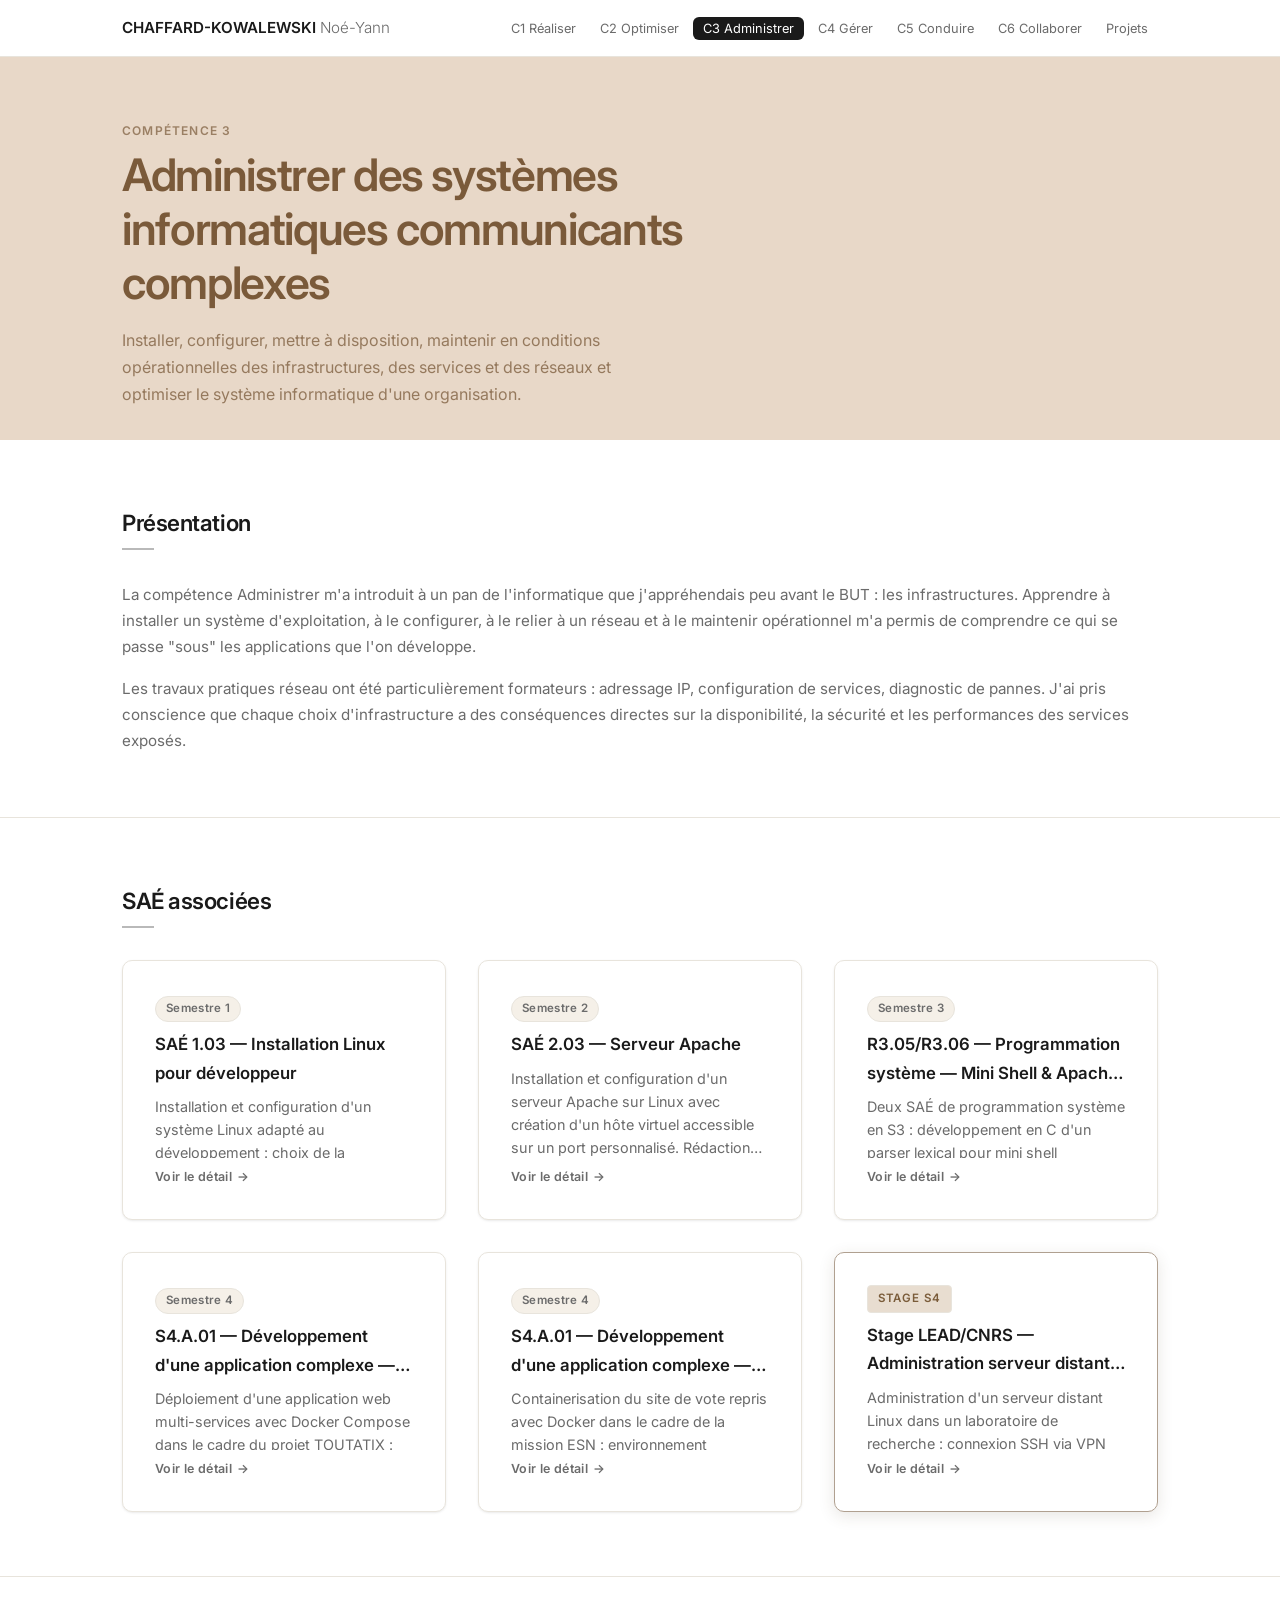
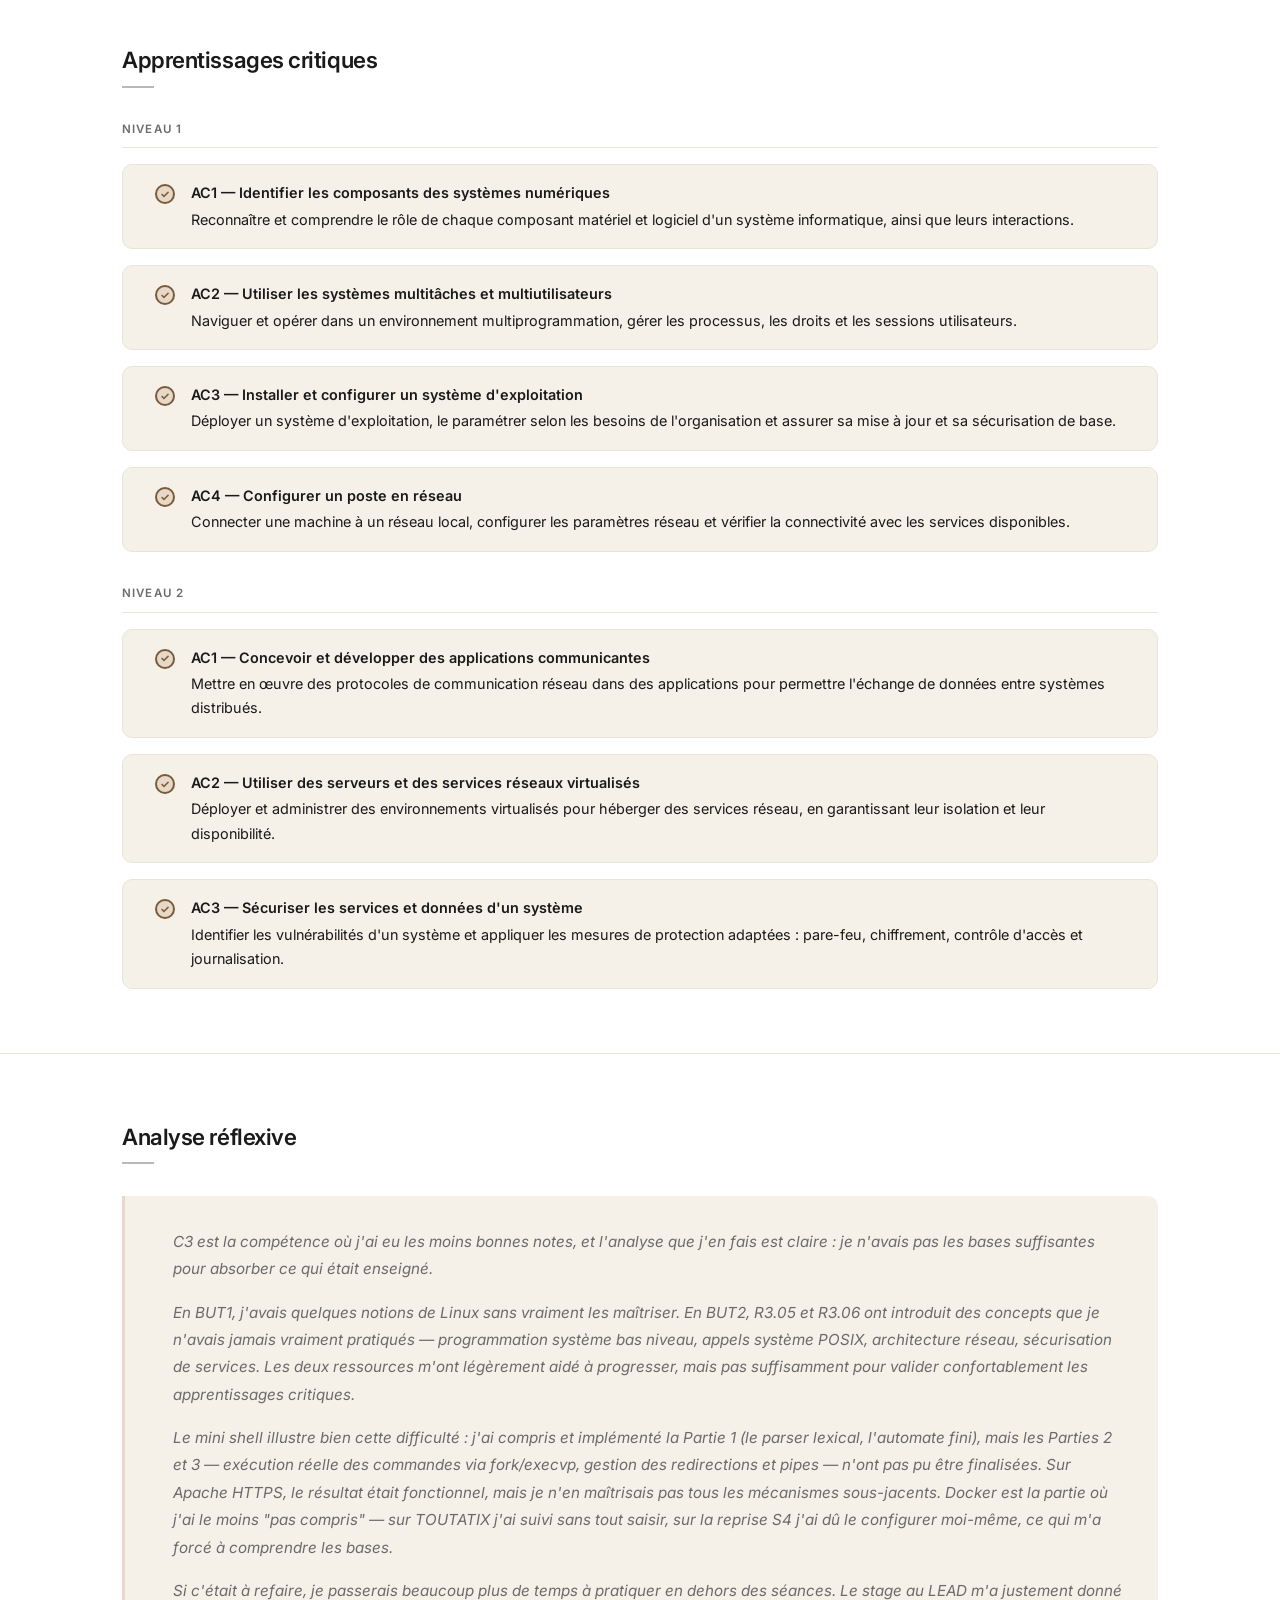
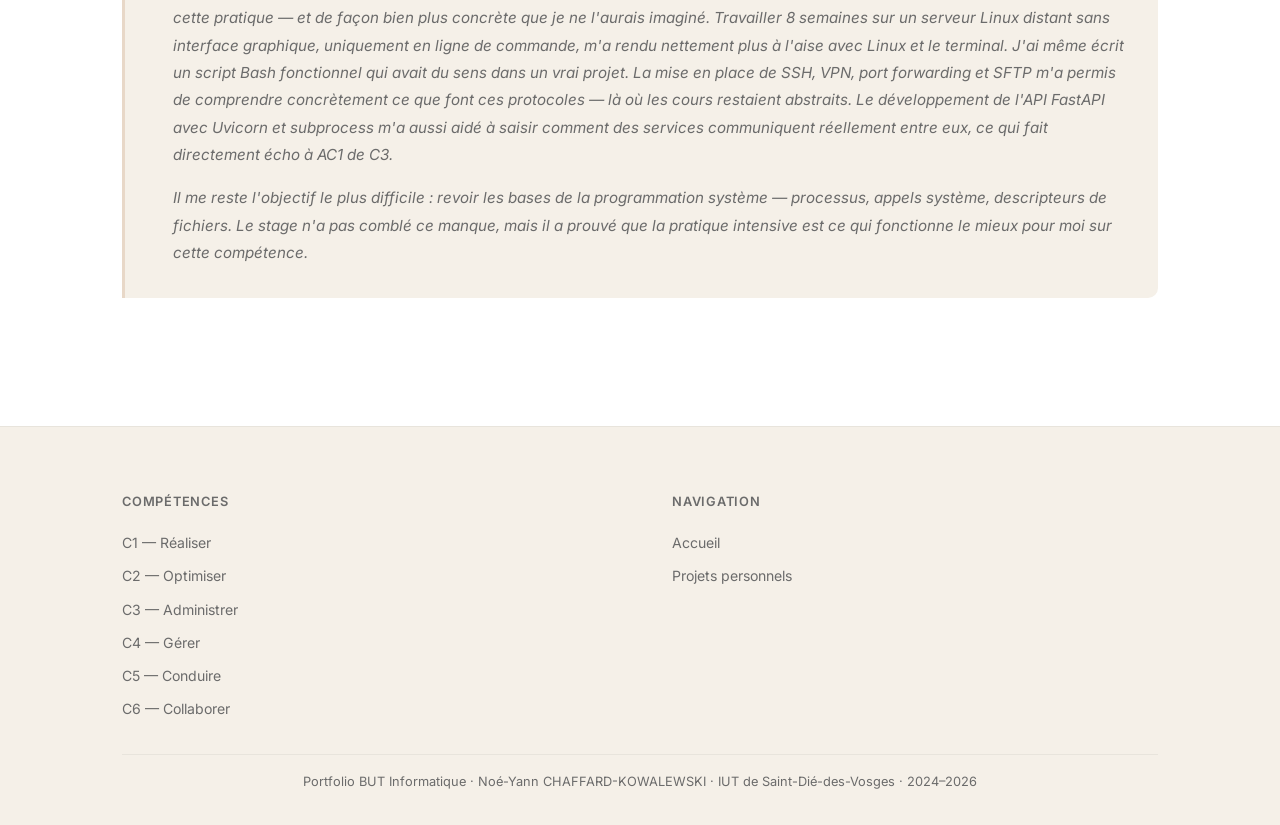
<file: c3-administrer.html>
﻿<!DOCTYPE html>
<html lang="fr">
<head>
  <meta charset="UTF-8" />
  <meta name="viewport" content="width=device-width, initial-scale=1.0" />
  <title>C3 — Administrer · Portfolio BUT Informatique</title>
  <link rel="stylesheet" href="style.css" />
  <style>
    /* Couleurs propres à la compétence 3 — Pêche doux */
    .competence-banner { --banner-color: var(--color-c3); --banner-dark: var(--color-c3-dark); }
    .ac-item__check    { background: var(--color-c3); border-color: var(--color-c3-dark); }
    .ac-item__check::after { color: var(--color-c3-dark); }
    .reflexive-quote   { --quote-color: var(--color-c3); }
    .sae-card--stage {
      border: 1.5px solid #b0a090;
      box-shadow: 0 4px 16px rgba(80,60,40,0.13);
    }
    .sae-card--stage .sae-card__semester {
      display: flex;
      gap: 0.5rem;
      align-items: center;
    }
    .tag--stage {
      background: #e8ddd0;
      color: #7a5c3a;
      font-size: 0.72rem;
      font-weight: 600;
      letter-spacing: 0.08em;
      padding: 0.18rem 0.6rem;
      border-radius: 4px;
      text-transform: uppercase;
    }
  </style>
</head>

<body>

  <!-- ══ NAVBAR ══ -->
  <header>
    <nav class="navbar" aria-label="Navigation principale">
      <div class="container navbar__inner">
        <a href="index.html" class="navbar__logo">CHAFFARD-KOWALEWSKI <span>Noé-Yann</span></a>

        <button class="navbar__toggle" aria-label="Ouvrir le menu" aria-expanded="false">
          <span></span><span></span><span></span>
        </button>

        <ul class="navbar__links" role="list">
          <li><a href="c1-realiser.html">C1 Réaliser</a></li>
          <li><a href="c2-optimiser.html">C2 Optimiser</a></li>
          <li><a href="c3-administrer.html">C3 Administrer</a></li>
          <li><a href="c4-gerer.html">C4 Gérer</a></li>
          <li><a href="c5-conduire.html">C5 Conduire</a></li>
          <li><a href="c6-collaborer.html">C6 Collaborer</a></li>
          <li><a href="projets.html">Projets</a></li>
        </ul>
      </div>
    </nav>
  </header>

  <!-- ══ CONTENU PRINCIPAL ══ -->
  <main class="page-content">

    <!-- ── Bannière ── -->
    <div class="competence-banner">
      <div class="container">
        <p class="competence-banner__label">Compétence 3</p>
        <h1 class="competence-banner__title">Administrer des systèmes informatiques communicants complexes</h1>
        <p class="competence-banner__subtitle">
          Installer, configurer, mettre à disposition, maintenir en conditions opérationnelles
          des infrastructures, des services et des réseaux et optimiser le système informatique
          d'une organisation.
        </p>
      </div>
    </div>

    <!-- ── Présentation ── -->
    <section class="section">
      <div class="container">
        <h2 class="section-title">Présentation</h2>

        <p style="margin-bottom: 1rem; color: var(--color-text-mute); font-size: 0.95rem;">
          La compétence Administrer m'a introduit à un pan de l'informatique que j'appréhendais
          peu avant le BUT : les infrastructures. Apprendre à installer un système d'exploitation,
          à le configurer, à le relier à un réseau et à le maintenir opérationnel m'a permis de
          comprendre ce qui se passe "sous" les applications que l'on développe.
        </p>
        <p style="color: var(--color-text-mute); font-size: 0.95rem;">
          Les travaux pratiques réseau ont été particulièrement formateurs : adressage IP,
          configuration de services, diagnostic de pannes. J'ai pris conscience que chaque
          choix d'infrastructure a des conséquences directes sur la disponibilité, la sécurité
          et les performances des services exposés.
        </p>
      </div>
    </section>

    <!-- ── SAÉ associées ── -->
    <section class="section">
      <div class="container">
        <h2 class="section-title">SAÉ associées</h2>

        <div class="sae-grid">

          <article class="sae-card"
            data-title="SAÉ 1.03 — Installation Linux pour développeur"
            data-semester="Semestre 1"
            data-desc="<p>Installation et configuration d'un système Linux adapté au développement : choix de la distribution, installation depuis un support USB, configuration des outils de développement (VSCode, Synaptic). Réalisé individuellement.</p>"
            data-detail="<p>La SAÉ demandait d'analyser les différentes options d'installation disponibles, de justifier le choix de la distribution retenue, puis d'installer et configurer les outils de développement nécessaires. Le travail était documenté dans un rapport structuré avec analyse des points positifs et négatifs de la méthode choisie. Les ressources mobilisées étaient R1.03 Introduction à l'architecture des ordinateurs et R2.05 Introduction aux services réseaux, ancrant cet exercice dans AC3 &quot;Installer et configurer un système d'exploitation&quot; du niveau 1 de C3.</p>"
            data-traces='[{"icon":"terminal","title":"Trace 1 — Rapport d&apos;installation Linux","desc":"Extrait du rapport présentant l&apos;analyse des points positifs et négatifs de la méthode d&apos;installation choisie.","file":"traces/trace-1.03.1.png"}]'>
            <div class="sae-card__semester">
              <span class="tag">Semestre 1</span>
            </div>
            <h3 class="sae-card__title">SAÉ 1.03 — Installation Linux pour développeur</h3>
            <p class="sae-card__desc">
              Installation et configuration d'un système Linux adapté au développement : choix
              de la distribution, installation depuis un support USB, configuration des outils
              de développement (VSCode, Synaptic). Réalisé individuellement.
            </p>
            <span class="sae-card__cta" aria-hidden="true">Voir le détail <span class="sae-card__cta-arrow">→</span></span>
          </article>

          <article class="sae-card"
            data-title="SAÉ 2.03 — Serveur Apache"
            data-semester="Semestre 2"
            data-desc="<p>Installation et configuration d'un serveur Apache sur Linux avec création d'un hôte virtuel accessible sur un port personnalisé. Rédaction d'un tutoriel documentant la démarche. Réalisé en binôme.</p>"
            data-detail="<p>La SAÉ portait sur le déploiement d'un serveur web Apache dans un environnement Linux virtualisé : configuration des hôtes virtuels, modification des fichiers de configuration pour écouter sur un port non standard (8080), et rédaction d'un tutoriel documentant chaque étape. Les difficultés rencontrées — adaptation de tous les fichiers de configuration et gestion explicite du port dans l&apos;URL — ont nécessité une lecture approfondie de la documentation Apache. La ressource mobilisée était R2.05 Introduction aux services réseaux, ancrant cet exercice dans AC4 &quot;Configurer un poste de travail dans un réseau d&apos;entreprise&quot; du niveau 1 de C3.</p>"
            data-traces='[{"icon":"globe","title":"Trace 1 — Page Index du serveur Apache","desc":"Capture de la page Index du serveur web accessible via le port 8080 (127.0.0.1:8080), confirmant le bon fonctionnement de la configuration Apache.","file":"traces/trace-2.03.1.png"}]'>
            <div class="sae-card__semester">
              <span class="tag">Semestre 2</span>
            </div>
            <h3 class="sae-card__title">SAÉ 2.03 — Serveur Apache</h3>
            <p class="sae-card__desc">
              Installation et configuration d'un serveur Apache sur Linux avec création d'un
              hôte virtuel accessible sur un port personnalisé. Rédaction d'un tutoriel
              documentant la démarche. Réalisé en binôme.
            </p>
            <span class="sae-card__cta" aria-hidden="true">Voir le détail <span class="sae-card__cta-arrow">→</span></span>
          </article>

          <article class="sae-card"
            data-title="R3.05/R3.06 — Programmation système — Mini Shell &amp; Apache HTTPS"
            data-semester="Semestre 3"
            data-desc="<p>Deux SAÉ de programmation système en S3 : développement en C d'un parser lexical pour mini shell (automate fini à 4 états reconnaissant commandes, redirections et pipes) et configuration d'un hôte virtuel Apache avec migration HTTP → HTTPS via certificats SSL OpenSSL et analyse Wireshark. Réalisé en binôme.</p>"
            data-detail="<p>La première SAÉ portait sur l'implémentation d'un mini shell en C à partir d'un parser lexical fourni. Le travail consistait à comprendre et intégrer un automate fini à 4 états (Neutre, Spp, Equote, Emot) reconnaissant les lexèmes MOT, TUBE, INF, SUP, SPP, NL, FIN. La Partie 1 — intégration du parser et reconnaissance des lexèmes — a été implémentée et fonctionnelle. Les Parties 2 et 3 (exécution des commandes via execvp, gestion des redirections et pipes via fork/dup/pipe) n&apos;ont pas pu être finalisées dans les délais. Ce projet m&apos;a confronté pour la première fois à la programmation bas niveau sous Linux, en rupture avec le développement applicatif habituel.</p><p>La deuxième SAÉ portait sur la sécurisation d&apos;un serveur web Apache : génération de certificats SSL auto-signés via OpenSSL, configuration des fichiers Apache pour activer HTTPS, puis vérification par capture Wireshark — les échanges chiffrés confirmant que le trafic HTTP en clair avait bien disparu. C&apos;est la première fois que j&apos;ai travaillé concrètement sur la sécurisation d&apos;un service réseau de bout en bout. Les ressources mobilisées étaient R3.05 Programmation système et R3.06 Architecture des réseaux, ancrant ces exercices dans AC1 &quot;Concevoir et développer des applications communicantes&quot;, AC2 &quot;Utiliser des serveurs et services réseaux virtualisés&quot; et AC3 &quot;Sécuriser les services et données d&apos;un système&quot; du niveau 2 de C3.</p>"
            data-traces='[{"icon":"code","title":"Trace 1 — Code source du parser lexical (C)","desc":"Extrait du fichier sae.c implémentant l&apos;automate fini à 4 états du parser lexical du mini shell.","file":"traces/trace-s3-c3-1.png"}]'>
            <div class="sae-card__semester">
              <span class="tag">Semestre 3</span>
            </div>
            <h3 class="sae-card__title">R3.05/R3.06 — Programmation système — Mini Shell &amp; Apache HTTPS</h3>
            <p class="sae-card__desc">
              Deux SAÉ de programmation système en S3 : développement en C d'un parser lexical
              pour mini shell (automate fini à 4 états) et configuration d'un hôte virtuel Apache
              avec migration HTTP → HTTPS via certificats SSL OpenSSL et analyse Wireshark.
              Réalisé en binôme.
            </p>
            <span class="sae-card__cta" aria-hidden="true">Voir le détail <span class="sae-card__cta-arrow">→</span></span>
          </article>

          <article class="sae-card"
            data-title="S4.A.01 — Développement d'une application complexe — TOUTATIX — Docker Compose"
            data-semester="Semestre 4"
            data-desc="<p>Déploiement d'une application web multi-services avec Docker Compose dans le cadre du projet TOUTATIX : orchestration des conteneurs (API Machine Learning, front-end, service tiers), configuration réseau inter-conteneurs. Réalisé en groupe de 4.</p>"
            data-detail="<p>La stack Docker Compose du projet orchestrait plusieurs services distincts : le front-end HTML/CSS/JS, l&apos;API REST fournie par l&apos;enseignant et le modèle de Machine Learning NodeJS. La configuration définissait les ports exposés, les dépendances entre services et les variables d&apos;environnement. Ma participation à cette partie était partielle — j&apos;ai suivi la mise en place sans en maîtriser tous les détails, ce qui constitue un axe de progression clairement identifié. La ressource mobilisée ancre cet exercice dans AC2 &quot;Utiliser des serveurs et services réseaux virtualisés&quot; du niveau 2 de C3.</p>"
            data-traces='[{"icon":"box","title":"Trace 1 — docker-compose.yml TOUTATIX","desc":"Fichier docker-compose.yml du projet TOUTATIX montrant l&apos;orchestration des services (API, front-end, Machine Learning) et la configuration réseau inter-conteneurs.","file":"traces/trace-s4-c3-1.png"}]'>
            <div class="sae-card__semester">
              <span class="tag">Semestre 4</span>
            </div>
            <h3 class="sae-card__title">S4.A.01 — Développement d'une application complexe — TOUTATIX — Docker Compose</h3>
            <p class="sae-card__desc">
              Déploiement d'une application web multi-services avec Docker Compose dans le cadre
              du projet TOUTATIX : orchestration des conteneurs (API Machine Learning, front-end,
              service tiers), configuration réseau inter-conteneurs. Réalisé en groupe de 4.
            </p>
            <span class="sae-card__cta" aria-hidden="true">Voir le détail <span class="sae-card__cta-arrow">→</span></span>
          </article>

          <article class="sae-card"
            data-title="S4.A.01 — Développement d'une application complexe — Reprise du site de vote — Containerisation Docker"
            data-semester="Semestre 4"
            data-desc="<p>Containerisation du site de vote repris avec Docker dans le cadre de la mission ESN : environnement reproductible isolant l'application PHP et sa base de données MySQL. Contrainte obligatoire pour les binômes. Réalisé en binôme.</p>"
            data-detail="<p>La containerisation était une exigence explicite de la SAÉ S4 pour les binômes. Elle impliquait de configurer un docker-compose.yml permettant de faire tourner l&apos;application PHP corrigée et sa base MySQL dans des conteneurs isolés et reproductibles. Cette approche m&apos;a confronté à la notion d&apos;infrastructure as code : la configuration de l&apos;environnement fait partie intégrante du livrable au même titre que le code. Par rapport à TOUTATIX où j&apos;avais suivi sans tout maîtriser, cette fois j&apos;ai dû configurer Docker moi-même — ce qui m&apos;a forcé à mieux comprendre les concepts de base. La ressource ancre cet exercice dans AC2 &quot;Utiliser des serveurs et services réseaux virtualisés&quot; du niveau 2 de C3.</p>"
            data-traces='[{"icon":"box","title":"Trace 1 — docker-compose.yml de la reprise","desc":"Fichier docker-compose.yml configurant les conteneurs PHP et MySQL pour le déploiement reproductible du site de vote repris et corrigé.","file":"traces/trace-s4-c3-2.png"}]'>
            <div class="sae-card__semester">
              <span class="tag">Semestre 4</span>
            </div>
            <h3 class="sae-card__title">S4.A.01 — Développement d'une application complexe — Reprise du site de vote — Containerisation Docker</h3>
            <p class="sae-card__desc">
              Containerisation du site de vote repris avec Docker dans le cadre de la mission ESN :
              environnement reproductible isolant l'application PHP et sa base de données MySQL.
              Contrainte obligatoire pour les binômes. Réalisé en binôme.
            </p>
            <span class="sae-card__cta" aria-hidden="true">Voir le détail <span class="sae-card__cta-arrow">→</span></span>
          </article>

          <article class="sae-card sae-card--stage"
            data-title="Stage LEAD/CNRS — Administration serveur distant Linux"
            data-semester="Stage S4"
            data-desc="<p>Administration d'un serveur distant Linux dans un laboratoire de recherche : connexion SSH via VPN (EduVPN), port forwarding avec Bitvise SSH, synchronisation SFTP avec VS Code, sessions graphiques X2GO. Déploiement de l'interface web sur serveur de calcul distant. Projet individuel.</p>"
            data-detail="<p>L&apos;environnement de travail imposait une infrastructure distante : connexion VPN obligatoire, accès SSH au serveur de calcul, trois ports forwardés simultanément (8000 frontend, 8080 API, 2222 VS Code). La synchronisation du code se faisait via SFTP. Le déploiement sur le serveur nécessitait de comprendre les implications d&apos;un développement sur machine distante — notamment la problématique des appels API depuis le navigateur client vers un serveur Uvicorn distant, résolue par un second port forwarding. Cette expérience m&apos;a confronté concrètement à l&apos;administration réseau en conditions réelles.</p>"
            data-traces='[{"icon":"plug","title":"Trace 1 — Configuration Bitvise SSH","desc":"Capture de la configuration des ports dans Bitvise SSH montrant les trois redirections de ports actives (frontend, API, VS Code).","file":"traces/trace-stage-c3-1.png"},{"icon":"file-text","title":"Rapport de stage","desc":"Rapport de stage complet au LEAD/CNRS — Noé-Yann Chaffard-Kowalewski.","file":"traces/Rapport de stage au LEAD - Noé-Yann Chaffard-Kowalewski.pdf"}]'>
            <div class="sae-card__semester">
              <span class="tag tag--stage">Stage S4</span>
            </div>
            <h3 class="sae-card__title">Stage LEAD/CNRS — Administration serveur distant Linux</h3>
            <p class="sae-card__desc">
              Administration d'un serveur distant Linux dans un laboratoire de recherche :
              connexion SSH via VPN (EduVPN), port forwarding avec Bitvise SSH, synchronisation
              SFTP avec VS Code, sessions graphiques X2GO. Déploiement de l'interface web sur
              serveur de calcul distant. Projet individuel.
            </p>
            <span class="sae-card__cta" aria-hidden="true">Voir le détail <span class="sae-card__cta-arrow">→</span></span>
          </article>

        </div>
      </div>
    </section>

    <!-- ── Apprentissages critiques ── -->
    <section class="section">
      <div class="container">
        <h2 class="section-title">Apprentissages critiques</h2>

        <!-- ── Niveau 1 ── -->
        <div class="ac-year-block">
          <p class="ac-year-label">Niveau 1</p>
          <ul class="ac-list">

            <li class="ac-item">
              <span class="ac-item__check" aria-hidden="true"></span>
              <div class="ac-item__text">
                <strong>AC1 — Identifier les composants des systèmes numériques</strong>
                Reconnaître et comprendre le rôle de chaque composant matériel et logiciel
                d'un système informatique, ainsi que leurs interactions.
              </div>
            </li>

            <li class="ac-item">
              <span class="ac-item__check" aria-hidden="true"></span>
              <div class="ac-item__text">
                <strong>AC2 — Utiliser les systèmes multitâches et multiutilisateurs</strong>
                Naviguer et opérer dans un environnement multiprogrammation, gérer les processus,
                les droits et les sessions utilisateurs.
              </div>
            </li>

            <li class="ac-item">
              <span class="ac-item__check" aria-hidden="true"></span>
              <div class="ac-item__text">
                <strong>AC3 — Installer et configurer un système d'exploitation</strong>
                Déployer un système d'exploitation, le paramétrer selon les besoins de
                l'organisation et assurer sa mise à jour et sa sécurisation de base.
              </div>
            </li>

            <li class="ac-item">
              <span class="ac-item__check" aria-hidden="true"></span>
              <div class="ac-item__text">
                <strong>AC4 — Configurer un poste en réseau</strong>
                Connecter une machine à un réseau local, configurer les paramètres réseau
                et vérifier la connectivité avec les services disponibles.
              </div>
            </li>

          </ul>
        </div>

        <!-- ── Niveau 2 ── -->
        <div class="ac-year-block">
          <p class="ac-year-label">Niveau 2</p>
          <ul class="ac-list">

            <li class="ac-item">
              <span class="ac-item__check" aria-hidden="true"></span>
              <div class="ac-item__text">
                <strong>AC1 — Concevoir et développer des applications communicantes</strong>
                Mettre en œuvre des protocoles de communication réseau dans des applications
                pour permettre l'échange de données entre systèmes distribués.
              </div>
            </li>

            <li class="ac-item">
              <span class="ac-item__check" aria-hidden="true"></span>
              <div class="ac-item__text">
                <strong>AC2 — Utiliser des serveurs et des services réseaux virtualisés</strong>
                Déployer et administrer des environnements virtualisés pour héberger des services
                réseau, en garantissant leur isolation et leur disponibilité.
              </div>
            </li>

            <li class="ac-item">
              <span class="ac-item__check" aria-hidden="true"></span>
              <div class="ac-item__text">
                <strong>AC3 — Sécuriser les services et données d'un système</strong>
                Identifier les vulnérabilités d'un système et appliquer les mesures de protection
                adaptées : pare-feu, chiffrement, contrôle d'accès et journalisation.
              </div>
            </li>

          </ul>
        </div>
      </div>
    </section>

    <!-- ── Analyse réflexive ── -->
    <section class="section">
      <div class="container">
        <h2 class="section-title">Analyse réflexive</h2>

        <blockquote class="reflexive-quote">
          <p>
            C3 est la compétence où j'ai eu les moins bonnes notes, et l'analyse que j'en fais
            est claire : je n'avais pas les bases suffisantes pour absorber ce qui était enseigné.
          </p>
          <p>
            En BUT1, j'avais quelques notions de Linux sans vraiment les maîtriser. En BUT2,
            R3.05 et R3.06 ont introduit des concepts que je n'avais jamais vraiment pratiqués —
            programmation système bas niveau, appels système POSIX, architecture réseau,
            sécurisation de services. Les deux ressources m'ont légèrement aidé à progresser,
            mais pas suffisamment pour valider confortablement les apprentissages critiques.
          </p>
          <p>
            Le mini shell illustre bien cette difficulté : j'ai compris et implémenté la Partie 1
            (le parser lexical, l'automate fini), mais les Parties 2 et 3 — exécution réelle des
            commandes via fork/execvp, gestion des redirections et pipes — n'ont pas pu être
            finalisées. Sur Apache HTTPS, le résultat était fonctionnel, mais je n'en maîtrisais
            pas tous les mécanismes sous-jacents. Docker est la partie où j'ai le moins "pas
            compris" — sur TOUTATIX j'ai suivi sans tout saisir, sur la reprise S4 j'ai dû le
            configurer moi-même, ce qui m'a forcé à comprendre les bases.
          </p>
          <p>
            Si c'était à refaire, je passerais beaucoup plus de temps à pratiquer en dehors des
            séances. Le stage au LEAD m'a justement donné cette pratique — et de façon bien plus
            concrète que je ne l'aurais imaginé. Travailler 8 semaines sur un serveur Linux distant
            sans interface graphique, uniquement en ligne de commande, m'a rendu nettement plus à
            l'aise avec Linux et le terminal. J'ai même écrit un script Bash fonctionnel qui avait
            du sens dans un vrai projet. La mise en place de SSH, VPN, port forwarding et SFTP m'a
            permis de comprendre concrètement ce que font ces protocoles — là où les cours
            restaient abstraits. Le développement de l'API FastAPI avec Uvicorn et subprocess m'a
            aussi aidé à saisir comment des services communiquent réellement entre eux, ce qui fait
            directement écho à AC1 de C3.
          </p>
          <p>
            Il me reste l'objectif le plus difficile : revoir les bases de la programmation système
            — processus, appels système, descripteurs de fichiers. Le stage n'a pas comblé ce
            manque, mais il a prouvé que la pratique intensive est ce qui fonctionne le mieux pour
            moi sur cette compétence.
          </p>
        </blockquote>
      </div>
    </section>

  </main>

  <!-- ══ FOOTER ══ -->
  <footer class="footer">
    <div class="container">
      <div class="footer__inner">
        <div>
          <p class="footer__block-title">Compétences</p>
          <ul class="footer__links">
            <li><a href="c1-realiser.html">C1 — Réaliser</a></li>
            <li><a href="c2-optimiser.html">C2 — Optimiser</a></li>
            <li><a href="c3-administrer.html">C3 — Administrer</a></li>
            <li><a href="c4-gerer.html">C4 — Gérer</a></li>
            <li><a href="c5-conduire.html">C5 — Conduire</a></li>
            <li><a href="c6-collaborer.html">C6 — Collaborer</a></li>
          </ul>
        </div>
        <div>
          <p class="footer__block-title">Navigation</p>
          <ul class="footer__links">
            <li><a href="index.html">Accueil</a></li>
            <li><a href="projets.html">Projets personnels</a></li>
          </ul>
        </div>
      </div>
      <p class="footer__copy">Portfolio BUT Informatique · Noé-Yann CHAFFARD-KOWALEWSKI · IUT de Saint-Dié-des-Vosges · 2024–2026</p>
    </div>
  </footer>

  <div id="sae-modal-overlay" class="modal-overlay" role="dialog" aria-modal="true" aria-labelledby="modal-title">
    <div class="modal">
      <div class="modal__header">
        <div class="modal__header-text">
          <div class="modal__semester"></div>
          <h2 class="modal__title" id="modal-title"></h2>
        </div>
        <button class="modal__close" aria-label="Fermer">✕</button>
      </div>
      <div class="modal__body">
        <div>
          <p class="modal__section-label">Présentation</p>
          <div class="modal__text modal__desc"></div>
        </div>
        <div>
          <p class="modal__section-label">Détail &amp; contexte</p>
          <div class="modal__text modal__detail"></div>
        </div>
        <hr class="modal__traces-sep" />
        <div>
          <p class="modal__section-label">Traces &amp; réalisations</p>
          <div class="modal__traces"></div>
        </div>
      </div>
    </div>
  </div>

  <script src="main.js"></script>
</body>
</html>
</file>
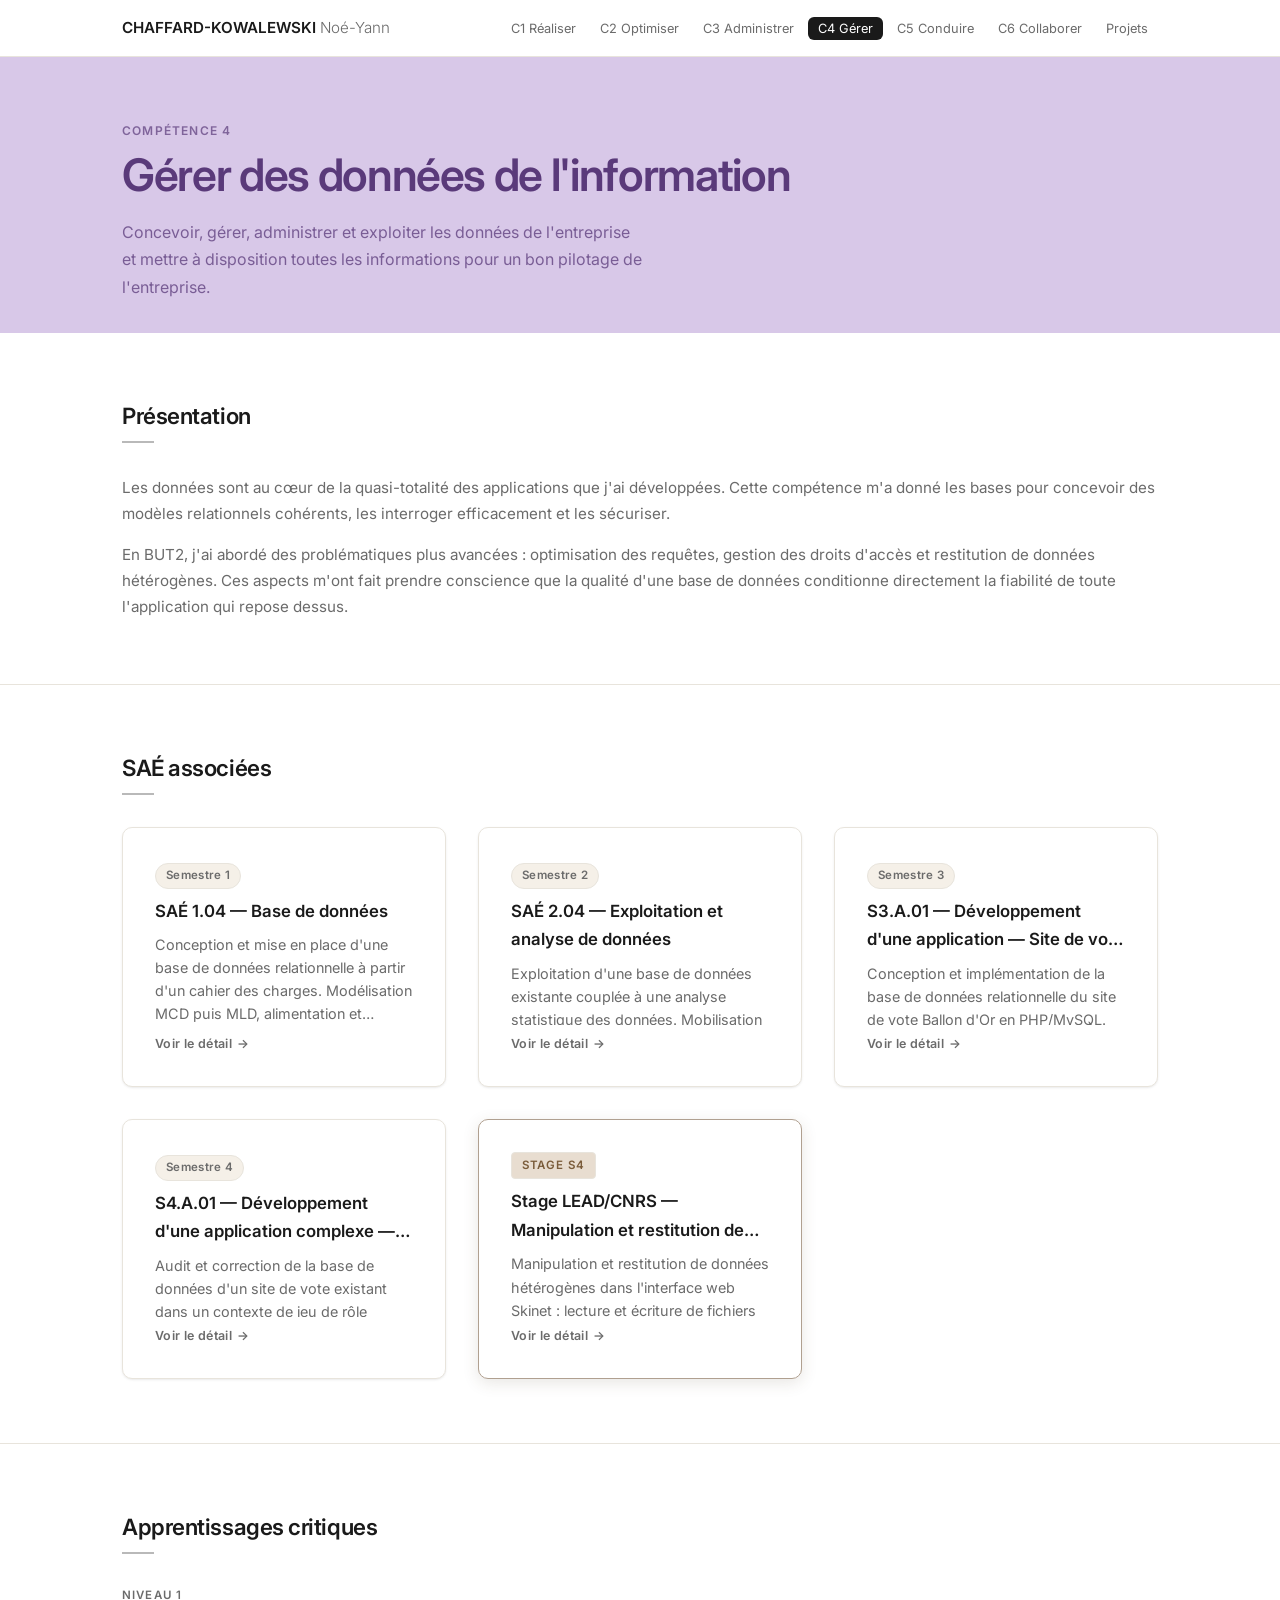
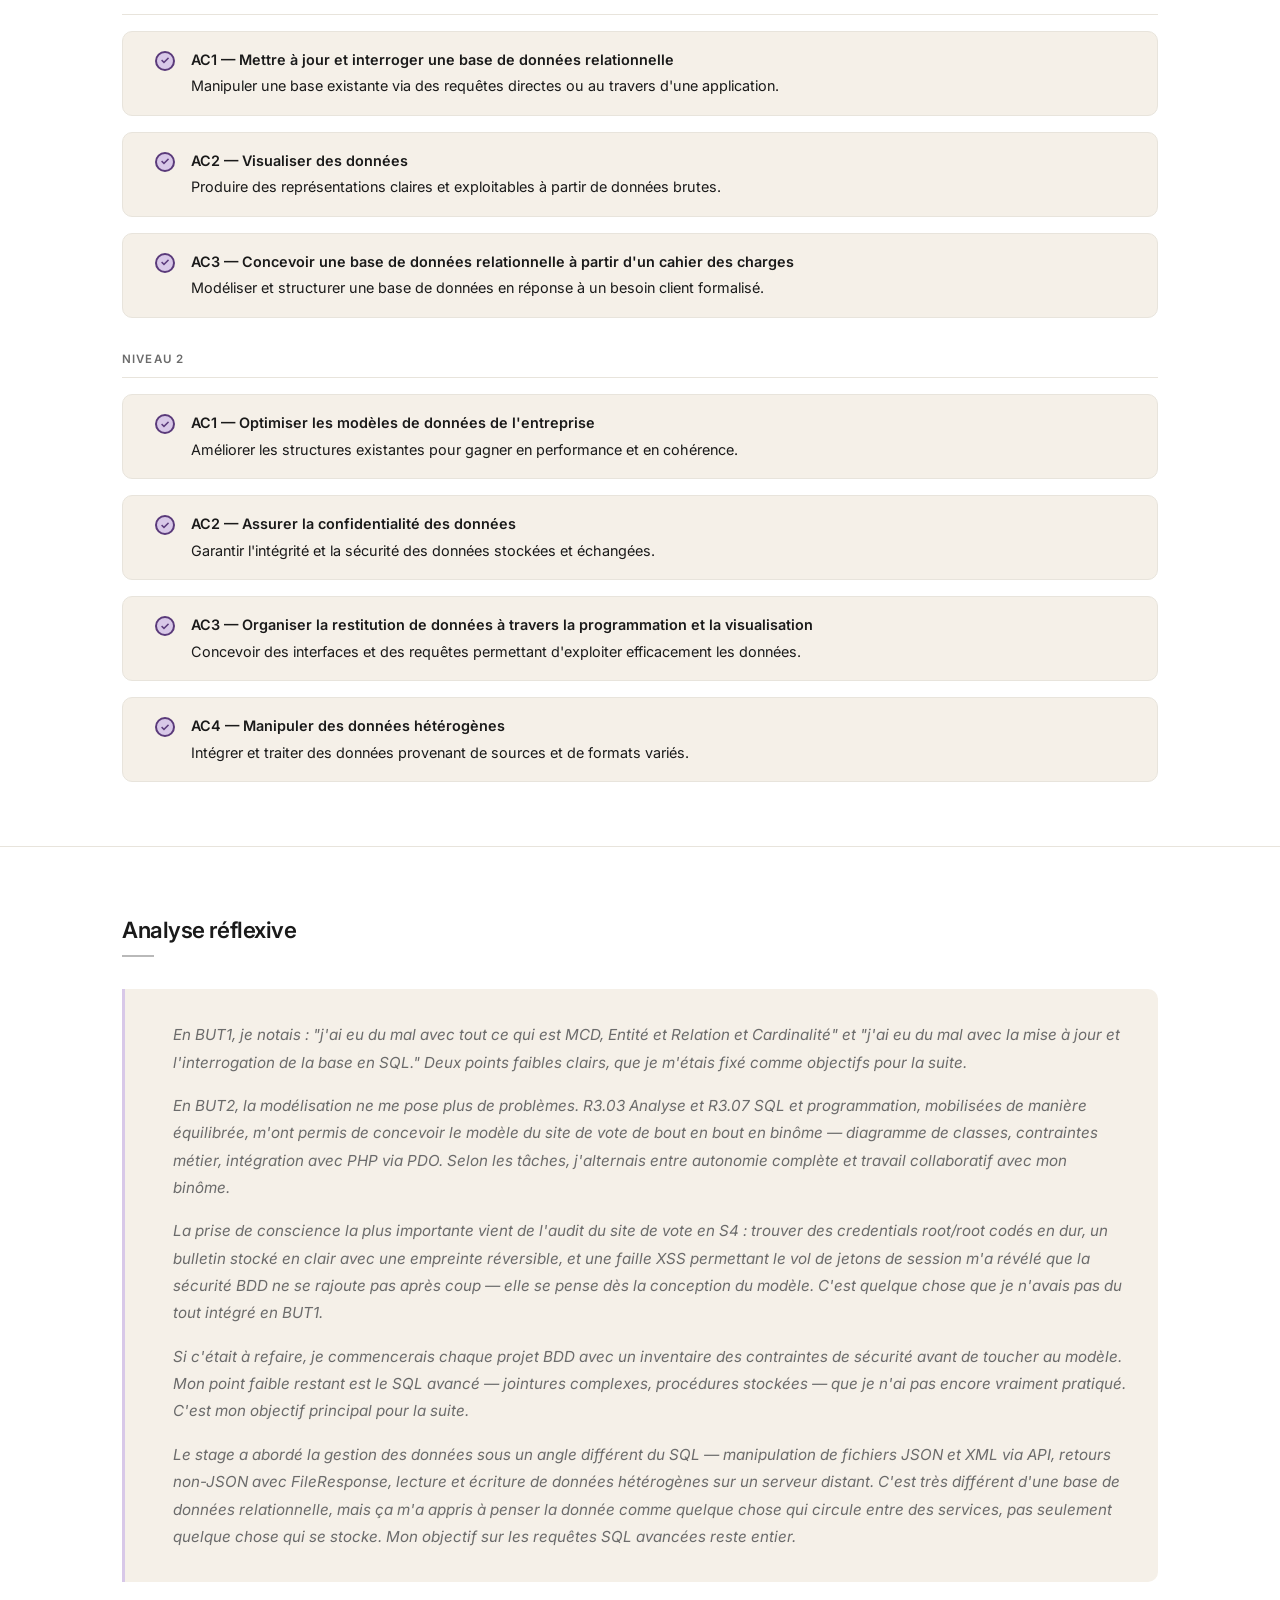
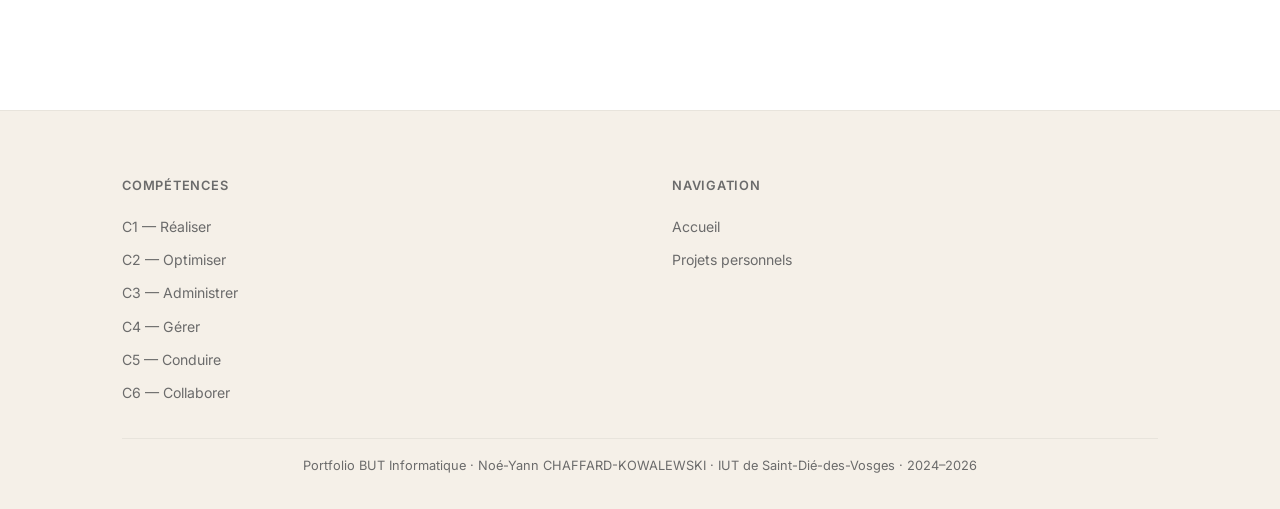
<file: c4-gerer.html>
﻿<!DOCTYPE html>
<html lang="fr">
<head>
  <meta charset="UTF-8" />
  <meta name="viewport" content="width=device-width, initial-scale=1.0" />
  <title>C4 — Gérer · Portfolio BUT Informatique</title>
  <link rel="stylesheet" href="style.css" />
  <style>
    /* Couleurs propres à la compétence 4 — Lavande */
    .competence-banner { --banner-color: var(--color-c4); --banner-dark: var(--color-c4-dark); }
    .ac-item__check    { background: var(--color-c4); border-color: var(--color-c4-dark); }
    .ac-item__check::after { color: var(--color-c4-dark); }
    .reflexive-quote   { --quote-color: var(--color-c4); }
    .sae-card--stage {
      border: 1.5px solid #b0a090;
      box-shadow: 0 4px 16px rgba(80,60,40,0.13);
    }
    .sae-card--stage .sae-card__semester {
      display: flex;
      gap: 0.5rem;
      align-items: center;
    }
    .tag--stage {
      background: #e8ddd0;
      color: #7a5c3a;
      font-size: 0.72rem;
      font-weight: 600;
      letter-spacing: 0.08em;
      padding: 0.18rem 0.6rem;
      border-radius: 4px;
      text-transform: uppercase;
    }
  </style>
</head>

<body>

  <!-- ══ NAVBAR ══ -->
  <header>
    <nav class="navbar" aria-label="Navigation principale">
      <div class="container navbar__inner">
        <a href="index.html" class="navbar__logo">CHAFFARD-KOWALEWSKI <span>Noé-Yann</span></a>

        <button class="navbar__toggle" aria-label="Ouvrir le menu" aria-expanded="false">
          <span></span><span></span><span></span>
        </button>

        <ul class="navbar__links" role="list">
          <li><a href="c1-realiser.html">C1 Réaliser</a></li>
          <li><a href="c2-optimiser.html">C2 Optimiser</a></li>
          <li><a href="c3-administrer.html">C3 Administrer</a></li>
          <li><a href="c4-gerer.html">C4 Gérer</a></li>
          <li><a href="c5-conduire.html">C5 Conduire</a></li>
          <li><a href="c6-collaborer.html">C6 Collaborer</a></li>
          <li><a href="projets.html">Projets</a></li>
        </ul>
      </div>
    </nav>
  </header>

  <!-- ══ CONTENU PRINCIPAL ══ -->
  <main class="page-content">

    <!-- ── Bannière ── -->
    <div class="competence-banner">
      <div class="container">
        <p class="competence-banner__label">Compétence 4</p>
        <h1 class="competence-banner__title">Gérer des données de l'information</h1>
        <p class="competence-banner__subtitle">
          Concevoir, gérer, administrer et exploiter les données de l'entreprise et mettre
          à disposition toutes les informations pour un bon pilotage de l'entreprise.
        </p>
      </div>
    </div>

    <!-- ── Présentation ── -->
    <section class="section">
      <div class="container">
        <h2 class="section-title">Présentation</h2>

        <p style="margin-bottom: 1rem; color: var(--color-text-mute); font-size: 0.95rem;">
          Les données sont au cœur de la quasi-totalité des applications que j'ai développées.
          Cette compétence m'a donné les bases pour concevoir des modèles relationnels cohérents,
          les interroger efficacement et les sécuriser.
        </p>
        <p style="color: var(--color-text-mute); font-size: 0.95rem;">
          En BUT2, j'ai abordé des problématiques plus avancées : optimisation des requêtes,
          gestion des droits d'accès et restitution de données hétérogènes. Ces aspects m'ont
          fait prendre conscience que la qualité d'une base de données conditionne directement
          la fiabilité de toute l'application qui repose dessus.
        </p>
      </div>
    </section>

    <!-- ── SAÉ associées ── -->
    <section class="section">
      <div class="container">
        <h2 class="section-title">SAÉ associées</h2>

        <div class="sae-grid">

          <article class="sae-card"
            data-title="SAÉ 1.04 — Base de données"
            data-semester="Semestre 1"
            data-desc="<p>Conception et mise en place d'une base de données relationnelle à partir d'un cahier des charges. Modélisation MCD puis MLD, alimentation et interrogation de la base via MySQL Workbench. Réalisé en binôme.</p>"
            data-detail="<p>Le projet couvrait l'ensemble du cycle de conception d'une base de données : analyse du cahier des charges, élaboration du MCD, transformation en MLD, alimentation de la base et requêtes SQL (INSERT, UPDATE, DELETE). Les ressources mobilisées étaient principalement la conception de bases de données (R1.05) et l'économie numérique et durable (R1.09). La partie modélisation a été bien maîtrisée ; les requêtes SQL ont nécessité plus de travail et de révisions.</p>"
            data-traces='[{"icon":"database","title":"Trace 1 — Modèle Conceptuel de Données","desc":"Représentation du MCD réalisé lors de la SAÉ.","file":"traces/trace-1.04.1.png"},{"icon":"link","title":"Trace 2 — Passage du MCD au MLD","desc":"Modélisation logique dérivée du MCD.","file":"traces/trace-1.04.2.png"}]'>
            <div class="sae-card__semester">
              <span class="tag">Semestre 1</span>
            </div>
            <h3 class="sae-card__title">SAÉ 1.04 — Base de données</h3>
            <p class="sae-card__desc">
              Conception et mise en place d'une base de données relationnelle à partir d'un
              cahier des charges. Modélisation MCD puis MLD, alimentation et interrogation
              de la base via MySQL Workbench. Réalisé en binôme.
            </p>
            <span class="sae-card__cta" aria-hidden="true">Voir le détail <span class="sae-card__cta-arrow">→</span></span>
          </article>

          <article class="sae-card"
            data-title="SAÉ 2.04 — Exploitation et analyse de données"
            data-semester="Semestre 2"
            data-desc="<p>Exploitation d'une base de données existante couplée à une analyse statistique des données. Mobilisation de plusieurs ressources transversales : SQL, statistiques, gestion de projet et anglais. Réalisé en binôme.</p>"
            data-detail="<p>Le travail s'appuyait sur quatre ressources : exploitation d'une base de données (R2.06), outils numériques pour les statistiques descriptives (R2.08), gestion de projet et des organisations (R2.10) et anglais (R2.12). La SAÉ a permis de croiser analyse de données et visualisation statistique, avec génération de graphiques et calculs de statistiques descriptives à partir des données extraites.</p>"
            data-traces='[{"icon":"bar-chart","title":"Trace 1 — Graphiques d&apos;analyse de données","desc":"Visualisations générées à partir des données extraites de la base.","file":"traces/trace-2.04.2.png"},{"icon":"trending-up","title":"Trace 2 — Statistiques d&apos;analyse de données","desc":"Résultats des calculs statistiques descriptifs réalisés sur les données.","file":"traces/trace-2.04.3.png"}]'>
            <div class="sae-card__semester">
              <span class="tag">Semestre 2</span>
            </div>
            <h3 class="sae-card__title">SAÉ 2.04 — Exploitation et analyse de données</h3>
            <p class="sae-card__desc">
              Exploitation d'une base de données existante couplée à une analyse statistique
              des données. Mobilisation de plusieurs ressources transversales : SQL,
              statistiques, gestion de projet et anglais. Réalisé en binôme.
            </p>
            <span class="sae-card__cta" aria-hidden="true">Voir le détail <span class="sae-card__cta-arrow">→</span></span>
          </article>

          <article class="sae-card"
            data-title="S3.A.01 — Développement d'une application — Site de vote PHP — Base de données"
            data-semester="Semestre 3"
            data-desc="<p>Conception et implémentation de la base de données relationnelle du site de vote Ballon d'Or en PHP/MySQL. Modèle conçu en binôme avec PhpMyAdmin, répondant à trois contraintes fortes : anonymat du vote, unicité du vote et gestion temporelle du scrutin. Scrutin pondéré par rang impliquant une structure de vote adaptée.</p>"
            data-detail="<p>La BDD devait satisfaire des exigences strictes : une colonne booléenne aVote sur la table Journaliste garantissait l'unicité du vote, tandis que la séparation des entités Vote et Journaliste dans le modèle visait à protéger l'anonymat. La gestion temporelle du scrutin (phases ouverture/vote/clôture) était pilotée par des requêtes conditionnelles sur l'entité Scrutin. Toutes les interactions passaient par PDO avec requêtes préparées pour prévenir les injections SQL. Les ressources mobilisées étaient R3.07 SQL et programmation et R3.03 Analyse pour la modélisation MCD/MLD. Ces choix correspondent directement aux AC2 &quot;Assurer la confidentialité des données&quot; et AC3 &quot;Organiser la restitution de données&quot; du niveau 2 de C4.</p>"
            data-traces='[{"icon":"database","title":"Trace 1 — Diagramme de classes UML","desc":"Diagramme de classes modélisant la structure complète de la BDD : entités Utilisateur, Journaliste, Vote, Scrutin, Candidat, Résultat et Classement avec leurs relations et la colonne aVote garantissant l&apos;unicité du vote.","file":"traces/trace-s3-c4-1.png"}]'>
            <div class="sae-card__semester">
              <span class="tag">Semestre 3</span>
            </div>
            <h3 class="sae-card__title">S3.A.01 — Développement d'une application — Site de vote PHP — Base de données</h3>
            <p class="sae-card__desc">
              Conception et implémentation de la base de données relationnelle du site de vote
              Ballon d'Or en PHP/MySQL. Modèle conçu en binôme avec PhpMyAdmin, répondant à
              trois contraintes fortes : anonymat du vote, unicité du vote et gestion temporelle
              du scrutin. Scrutin pondéré par rang impliquant une structure de vote adaptée.
            </p>
            <span class="sae-card__cta" aria-hidden="true">Voir le détail <span class="sae-card__cta-arrow">→</span></span>
          </article>

          <article class="sae-card"
            data-title="S4.A.01 — Développement d'une application complexe — Reprise du site de vote — Audit et sécurisation BDD"
            data-semester="Semestre 4"
            data-desc="<p>Audit et correction de la base de données d'un site de vote existant dans un contexte de jeu de rôle entreprise. Identification et correction de failles critiques : identifiants codés en dur, bulletin stocké en clair avec empreinte réversible et vulnérabilité XSS sur les entrées non échappées. Réalisé en binôme.</p>"
            data-detail="<p>L'audit a révélé plusieurs failles critiques. Les identifiants root/root codés en dur dans dbconnect.php avec réutilisation du compte super-utilisateur MySQL — corrigé en externalisant les credentials dans des variables d'environnement. Le bulletin stocké en clair sous la forme CANDIDAT_ID:X avec une empreinte déterministe réversible, contredisant l'anonymat promis. Enfin une faille XSS sur le forum : l'absence d'échappement permettait d'injecter du JavaScript arbitraire et de voler les jetons de session administrateur via document.cookie. Ce travail d'audit m'a confronté à la réalité de la reprise d'un modèle de données tiers : comprendre des choix de conception que l'on n'a pas faits, identifier leurs failles et les corriger de façon documentée. Les AC directement mobilisés sont AC1 &quot;Optimiser les modèles de données&quot; et AC2 &quot;Assurer la confidentialité des données&quot; du niveau 2 de C4.</p>"
            data-traces='[{"icon":"search","title":"Trace 1 — Analyse de la faille XSS","desc":"Extrait du rapport d&apos;audit détaillant la faille Cross-Site Scripting identifiée : injection de script via le forum, vecteur de vol de jetons de session administrative via document.cookie.","file":"traces/trace-s4-c4-1.png"}]'>
            <div class="sae-card__semester">
              <span class="tag">Semestre 4</span>
            </div>
            <h3 class="sae-card__title">S4.A.01 — Développement d'une application complexe — Reprise du site de vote — Audit et sécurisation BDD</h3>
            <p class="sae-card__desc">
              Audit et correction de la base de données d'un site de vote existant dans un contexte
              de jeu de rôle entreprise. Identification et correction de failles critiques :
              identifiants codés en dur, bulletin stocké en clair avec empreinte réversible et
              vulnérabilité XSS sur les entrées non échappées. Réalisé en binôme.
            </p>
            <span class="sae-card__cta" aria-hidden="true">Voir le détail <span class="sae-card__cta-arrow">→</span></span>
          </article>

          <article class="sae-card sae-card--stage"
            data-title="Stage LEAD/CNRS — Manipulation et restitution de données hétérogènes"
            data-semester="Stage S4"
            data-desc="<p>Manipulation et restitution de données hétérogènes dans l'interface web Skinet : lecture et écriture de fichiers JSON et XML de configuration via l'API FastAPI, navigation dans l'arborescence de fichiers du serveur, récupération et affichage d'images médicales. Projet individuel.</p>"
            data-detail="<p>L&apos;interface devait permettre d&apos;afficher, modifier et sauvegarder des fichiers de configuration JSON/XML stockés sur le serveur. L&apos;API exposait des endpoints GET pour récupérer le contenu des fichiers (affiché dans un textarea HTML natif) et un endpoint PUT pour écrire les modifications, avec popup de confirmation. La récupération d&apos;images médicales (biopsies rénales) utilisait FileResponse() de FastAPI — premier cas de retour API autre que JSON. La navigation de dossiers s&apos;appuyait sur subprocess + ls côté serveur. Ces développements correspondent directement à AC3 &quot;Organiser la restitution de données&quot; et AC4 &quot;Manipuler des données hétérogènes&quot; du niveau 2 de C4.</p>"
            data-traces='[{"icon":"folder","title":"Trace 1 — Navigation de dossiers et édition JSON","desc":"Capture zoomée de l&apos;interface montrant la navigation dans l&apos;arborescence Skinet et l&apos;édition d&apos;un fichier de configuration JSON.","file":"traces/trace-stage-c4-1.png"},{"icon":"file-text","title":"Rapport de stage","desc":"Rapport de stage complet au LEAD/CNRS — Noé-Yann Chaffard-Kowalewski.","file":"traces/Rapport de stage au LEAD - Noé-Yann Chaffard-Kowalewski.pdf"}]'>
            <div class="sae-card__semester">
              <span class="tag tag--stage">Stage S4</span>
            </div>
            <h3 class="sae-card__title">Stage LEAD/CNRS — Manipulation et restitution de données hétérogènes</h3>
            <p class="sae-card__desc">
              Manipulation et restitution de données hétérogènes dans l'interface web Skinet :
              lecture et écriture de fichiers JSON et XML de configuration via l'API FastAPI,
              navigation dans l'arborescence de fichiers du serveur, récupération et affichage
              d'images médicales. Projet individuel.
            </p>
            <span class="sae-card__cta" aria-hidden="true">Voir le détail <span class="sae-card__cta-arrow">→</span></span>
          </article>

        </div>
      </div>
    </section>

    <!-- ── Apprentissages critiques ── -->
    <section class="section">
      <div class="container">
        <h2 class="section-title">Apprentissages critiques</h2>

        <!-- ── Niveau 1 ── -->
        <div class="ac-year-block">
          <p class="ac-year-label">Niveau 1</p>
          <ul class="ac-list">

            <li class="ac-item">
              <span class="ac-item__check" aria-hidden="true"></span>
              <div class="ac-item__text">
                <strong>AC1 — Mettre à jour et interroger une base de données relationnelle</strong>
                Manipuler une base existante via des requêtes directes ou au travers d'une application.
              </div>
            </li>

            <li class="ac-item">
              <span class="ac-item__check" aria-hidden="true"></span>
              <div class="ac-item__text">
                <strong>AC2 — Visualiser des données</strong>
                Produire des représentations claires et exploitables à partir de données brutes.
              </div>
            </li>

            <li class="ac-item">
              <span class="ac-item__check" aria-hidden="true"></span>
              <div class="ac-item__text">
                <strong>AC3 — Concevoir une base de données relationnelle à partir d'un cahier des charges</strong>
                Modéliser et structurer une base de données en réponse à un besoin client formalisé.
              </div>
            </li>

          </ul>
        </div>

        <!-- ── Niveau 2 ── -->
        <div class="ac-year-block">
          <p class="ac-year-label">Niveau 2</p>
          <ul class="ac-list">

            <li class="ac-item">
              <span class="ac-item__check" aria-hidden="true"></span>
              <div class="ac-item__text">
                <strong>AC1 — Optimiser les modèles de données de l'entreprise</strong>
                Améliorer les structures existantes pour gagner en performance et en cohérence.
              </div>
            </li>

            <li class="ac-item">
              <span class="ac-item__check" aria-hidden="true"></span>
              <div class="ac-item__text">
                <strong>AC2 — Assurer la confidentialité des données</strong>
                Garantir l'intégrité et la sécurité des données stockées et échangées.
              </div>
            </li>

            <li class="ac-item">
              <span class="ac-item__check" aria-hidden="true"></span>
              <div class="ac-item__text">
                <strong>AC3 — Organiser la restitution de données à travers la programmation et la visualisation</strong>
                Concevoir des interfaces et des requêtes permettant d'exploiter efficacement les données.
              </div>
            </li>

            <li class="ac-item">
              <span class="ac-item__check" aria-hidden="true"></span>
              <div class="ac-item__text">
                <strong>AC4 — Manipuler des données hétérogènes</strong>
                Intégrer et traiter des données provenant de sources et de formats variés.
              </div>
            </li>

          </ul>
        </div>
      </div>
    </section>

    <!-- ── Analyse réflexive ── -->
    <section class="section">
      <div class="container">
        <h2 class="section-title">Analyse réflexive</h2>

        <blockquote class="reflexive-quote">
          <p>
            En BUT1, je notais : <em>"j'ai eu du mal avec tout ce qui est MCD, Entité et Relation
            et Cardinalité"</em> et <em>"j'ai eu du mal avec la mise à jour et l'interrogation de
            la base en SQL."</em> Deux points faibles clairs, que je m'étais fixé comme objectifs
            pour la suite.
          </p>
          <p>
            En BUT2, la modélisation ne me pose plus de problèmes. R3.03 Analyse et R3.07 SQL et
            programmation, mobilisées de manière équilibrée, m'ont permis de concevoir le modèle
            du site de vote de bout en bout en binôme — diagramme de classes, contraintes métier,
            intégration avec PHP via PDO. Selon les tâches, j'alternais entre autonomie complète
            et travail collaboratif avec mon binôme.
          </p>
          <p>
            La prise de conscience la plus importante vient de l'audit du site de vote en S4 :
            trouver des credentials root/root codés en dur, un bulletin stocké en clair avec une
            empreinte réversible, et une faille XSS permettant le vol de jetons de session m'a
            révélé que la sécurité BDD ne se rajoute pas après coup — elle se pense dès la
            conception du modèle. C'est quelque chose que je n'avais pas du tout intégré en BUT1.
          </p>
          <p>
            Si c'était à refaire, je commencerais chaque projet BDD avec un inventaire des
            contraintes de sécurité avant de toucher au modèle. Mon point faible restant est le
            SQL avancé — jointures complexes, procédures stockées — que je n'ai pas encore vraiment
            pratiqué. C'est mon objectif principal pour la suite.
          </p>
          <p>
            Le stage a abordé la gestion des données sous un angle différent du SQL —
            manipulation de fichiers JSON et XML via API, retours non-JSON avec FileResponse,
            lecture et écriture de données hétérogènes sur un serveur distant. C'est très
            différent d'une base de données relationnelle, mais ça m'a appris à penser la
            donnée comme quelque chose qui circule entre des services, pas seulement quelque
            chose qui se stocke. Mon objectif sur les requêtes SQL avancées reste entier.
          </p>
        </blockquote>
      </div>
    </section>

  </main>

  <!-- ══ FOOTER ══ -->
  <footer class="footer">
    <div class="container">
      <div class="footer__inner">
        <div>
          <p class="footer__block-title">Compétences</p>
          <ul class="footer__links">
            <li><a href="c1-realiser.html">C1 — Réaliser</a></li>
            <li><a href="c2-optimiser.html">C2 — Optimiser</a></li>
            <li><a href="c3-administrer.html">C3 — Administrer</a></li>
            <li><a href="c4-gerer.html">C4 — Gérer</a></li>
            <li><a href="c5-conduire.html">C5 — Conduire</a></li>
            <li><a href="c6-collaborer.html">C6 — Collaborer</a></li>
          </ul>
        </div>
        <div>
          <p class="footer__block-title">Navigation</p>
          <ul class="footer__links">
            <li><a href="index.html">Accueil</a></li>
            <li><a href="projets.html">Projets personnels</a></li>
          </ul>
        </div>
      </div>
      <p class="footer__copy">Portfolio BUT Informatique · Noé-Yann CHAFFARD-KOWALEWSKI · IUT de Saint-Dié-des-Vosges · 2024–2026</p>
    </div>
  </footer>

  <div id="sae-modal-overlay" class="modal-overlay" role="dialog" aria-modal="true" aria-labelledby="modal-title">
    <div class="modal">
      <div class="modal__header">
        <div class="modal__header-text">
          <div class="modal__semester"></div>
          <h2 class="modal__title" id="modal-title"></h2>
        </div>
        <button class="modal__close" aria-label="Fermer">✕</button>
      </div>
      <div class="modal__body">
        <div>
          <p class="modal__section-label">Présentation</p>
          <div class="modal__text modal__desc"></div>
        </div>
        <div>
          <p class="modal__section-label">Détail &amp; contexte</p>
          <div class="modal__text modal__detail"></div>
        </div>
        <hr class="modal__traces-sep" />
        <div>
          <p class="modal__section-label">Traces &amp; réalisations</p>
          <div class="modal__traces"></div>
        </div>
      </div>
    </div>
  </div>

  <script src="main.js"></script>
</body>
</html>
</file>
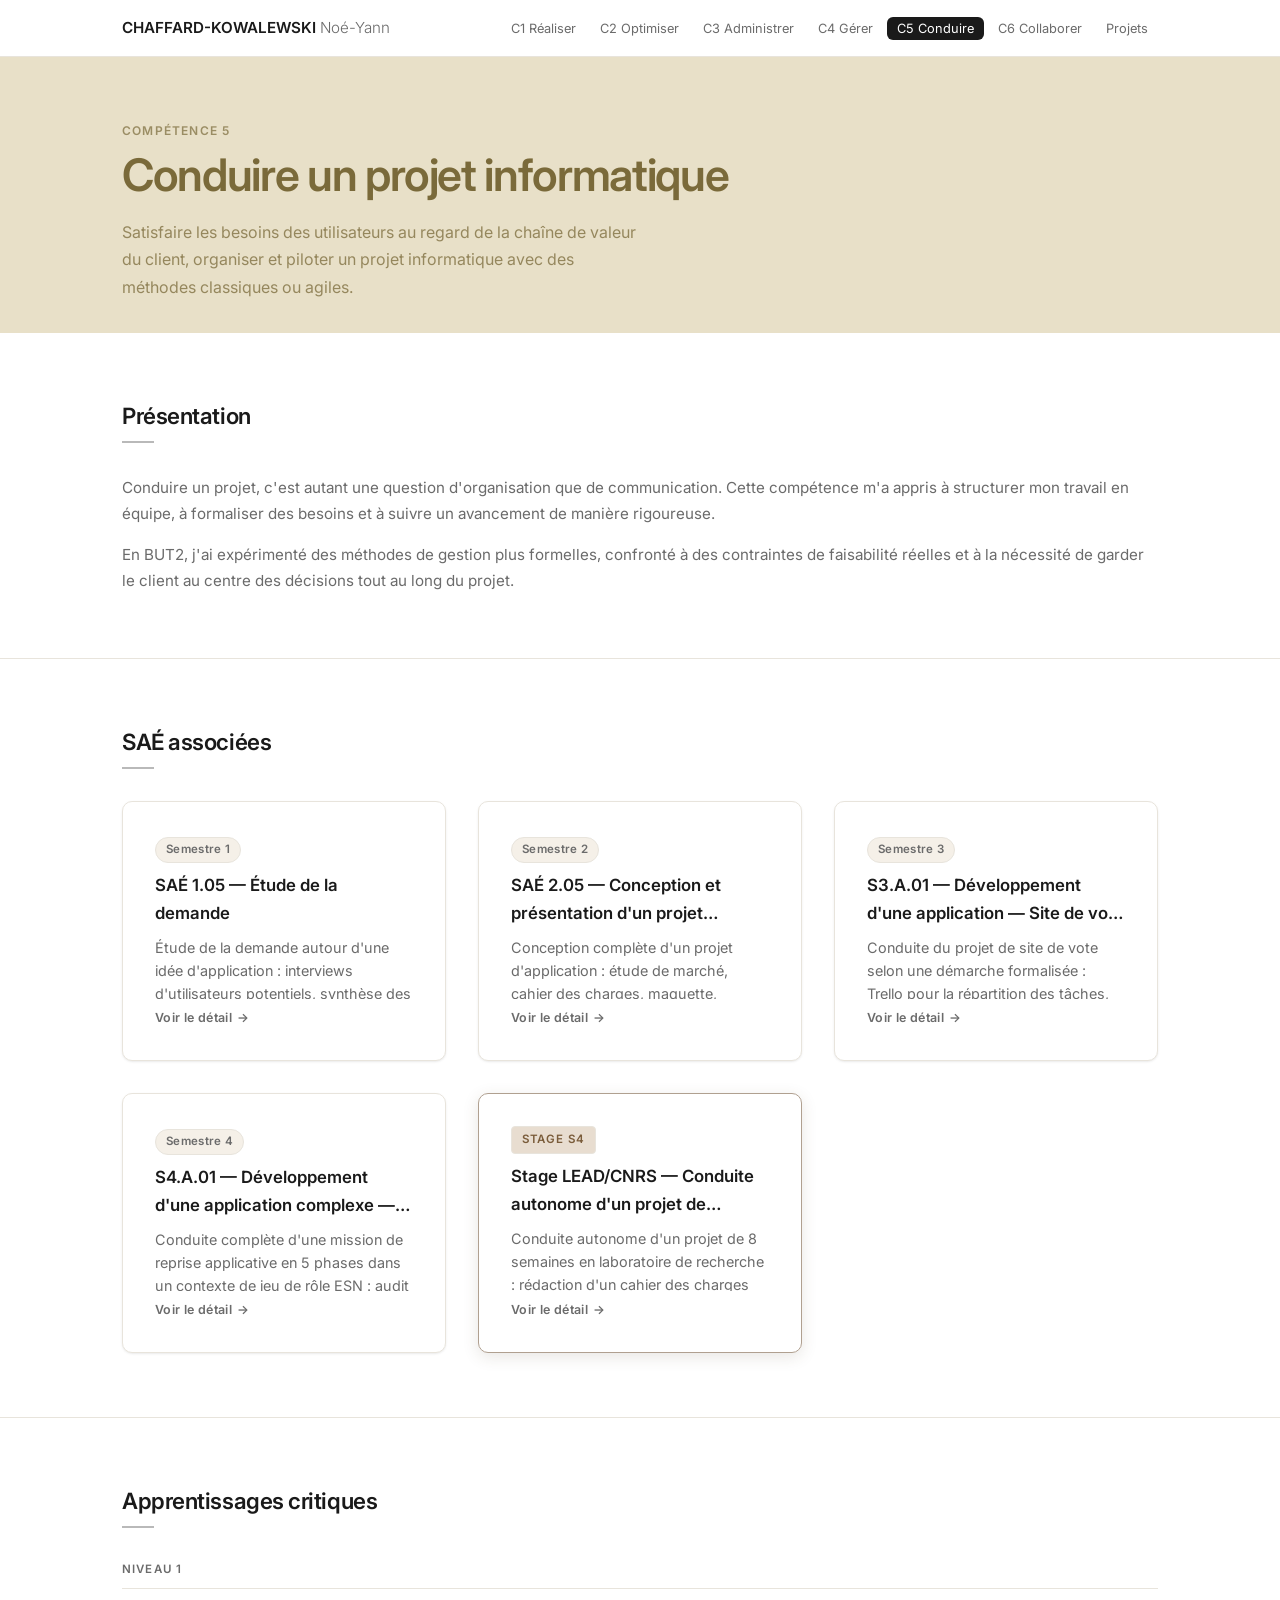
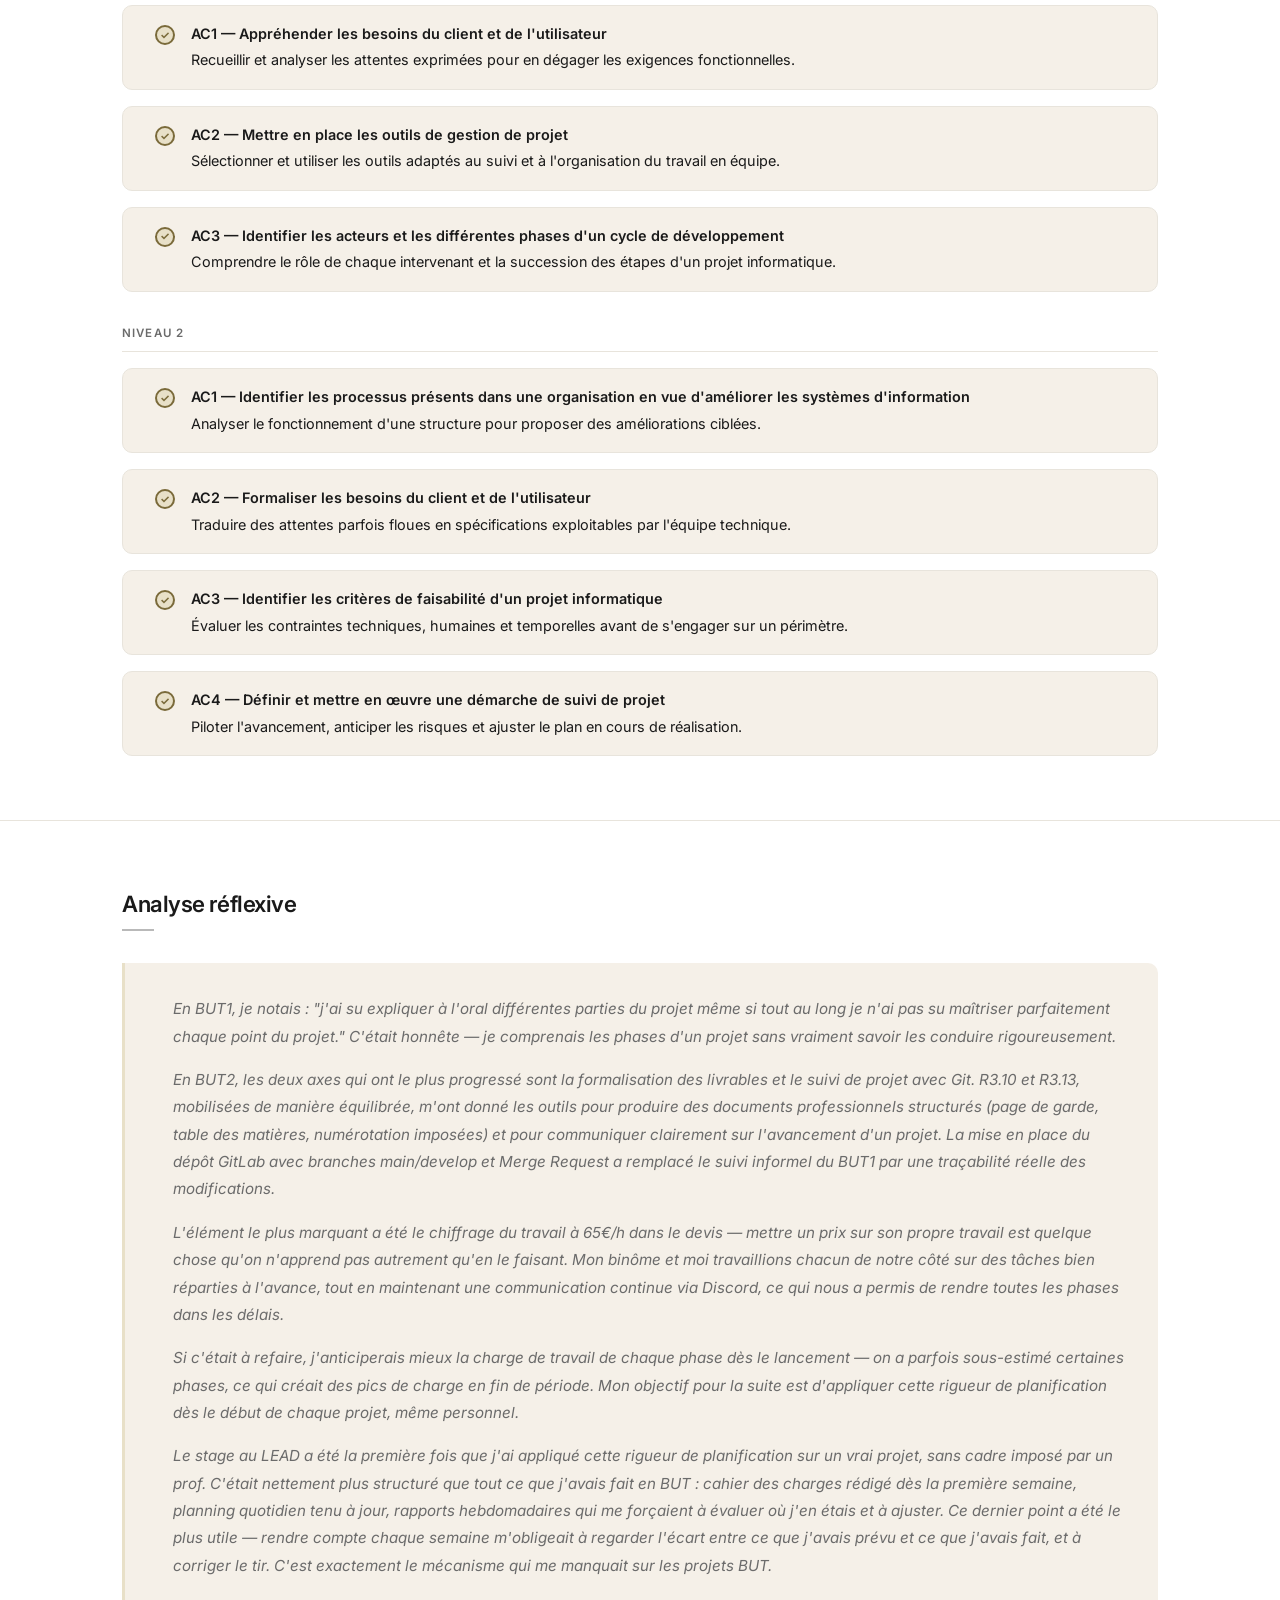
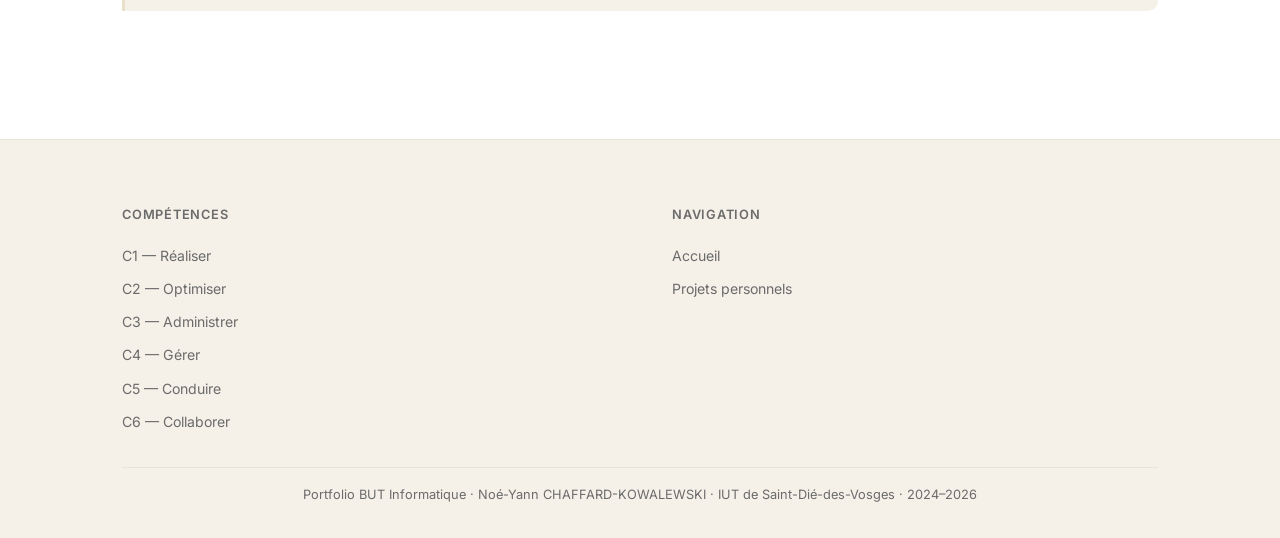
<file: c5-conduire.html>
﻿<!DOCTYPE html>
<html lang="fr">
<head>
  <meta charset="UTF-8" />
  <meta name="viewport" content="width=device-width, initial-scale=1.0" />
  <title>C5 — Conduire · Portfolio BUT Informatique</title>
  <link rel="stylesheet" href="style.css" />
  <style>
    /* Couleurs propres à la compétence 5 — Sable chaud */
    .competence-banner { --banner-color: var(--color-c5); --banner-dark: var(--color-c5-dark); }
    .ac-item__check    { background: var(--color-c5); border-color: var(--color-c5-dark); }
    .ac-item__check::after { color: var(--color-c5-dark); }
    .reflexive-quote   { --quote-color: var(--color-c5); }
    .sae-card--stage {
      border: 1.5px solid #b0a090;
      box-shadow: 0 4px 16px rgba(80,60,40,0.13);
    }
    .sae-card--stage .sae-card__semester {
      display: flex;
      gap: 0.5rem;
      align-items: center;
    }
    .tag--stage {
      background: #e8ddd0;
      color: #7a5c3a;
      font-size: 0.72rem;
      font-weight: 600;
      letter-spacing: 0.08em;
      padding: 0.18rem 0.6rem;
      border-radius: 4px;
      text-transform: uppercase;
    }
  </style>
</head>

<body>

  <!-- ══ NAVBAR ══ -->
  <header>
    <nav class="navbar" aria-label="Navigation principale">
      <div class="container navbar__inner">
        <a href="index.html" class="navbar__logo">CHAFFARD-KOWALEWSKI <span>Noé-Yann</span></a>

        <button class="navbar__toggle" aria-label="Ouvrir le menu" aria-expanded="false">
          <span></span><span></span><span></span>
        </button>

        <ul class="navbar__links" role="list">
          <li><a href="c1-realiser.html">C1 Réaliser</a></li>
          <li><a href="c2-optimiser.html">C2 Optimiser</a></li>
          <li><a href="c3-administrer.html">C3 Administrer</a></li>
          <li><a href="c4-gerer.html">C4 Gérer</a></li>
          <li><a href="c5-conduire.html">C5 Conduire</a></li>
          <li><a href="c6-collaborer.html">C6 Collaborer</a></li>
          <li><a href="projets.html">Projets</a></li>
        </ul>
      </div>
    </nav>
  </header>

  <!-- ══ CONTENU PRINCIPAL ══ -->
  <main class="page-content">

    <!-- ── Bannière ── -->
    <div class="competence-banner">
      <div class="container">
        <p class="competence-banner__label">Compétence 5</p>
        <h1 class="competence-banner__title">Conduire un projet informatique</h1>
        <p class="competence-banner__subtitle">
          Satisfaire les besoins des utilisateurs au regard de la chaîne de valeur du client,
          organiser et piloter un projet informatique avec des méthodes classiques ou agiles.
        </p>
      </div>
    </div>

    <!-- ── Présentation ── -->
    <section class="section">
      <div class="container">
        <h2 class="section-title">Présentation</h2>

        <p style="margin-bottom: 1rem; color: var(--color-text-mute); font-size: 0.95rem;">
          Conduire un projet, c'est autant une question d'organisation que de communication.
          Cette compétence m'a appris à structurer mon travail en équipe, à formaliser des
          besoins et à suivre un avancement de manière rigoureuse.
        </p>
        <p style="color: var(--color-text-mute); font-size: 0.95rem;">
          En BUT2, j'ai expérimenté des méthodes de gestion plus formelles, confronté à des
          contraintes de faisabilité réelles et à la nécessité de garder le client au centre
          des décisions tout au long du projet.
        </p>
      </div>
    </section>

    <!-- ── SAÉ associées ── -->
    <section class="section">
      <div class="container">
        <h2 class="section-title">SAÉ associées</h2>

        <div class="sae-grid">

          <article class="sae-card"
            data-title="SAÉ 1.05 — Étude de la demande"
            data-semester="Semestre 1"
            data-desc="<p>Étude de la demande autour d'une idée d'application : interviews d'utilisateurs potentiels, synthèse des retours et définition des fonctionnalités. Réalisé en binôme.</p>"
            data-detail="<p>La SAÉ se déroulait en trois temps : choix d'une idée d'application, conduite d'interviews auprès d'utilisateurs potentiels, puis synthèse des retours pour déterminer les fonctionnalités à proposer. Les ressources mobilisées étaient la gestion de projet &amp; organisation et les bases de la communication.</p>"
            data-traces='[{"icon":"clipboard","title":"Trace 1 — Questions pour l&apos;interview","desc":"Grille de questions préparée pour les interviews utilisateurs.","file":"traces/trace-1.05.1.png"}]'>
            <div class="sae-card__semester">
              <span class="tag">Semestre 1</span>
            </div>
            <h3 class="sae-card__title">SAÉ 1.05 — Étude de la demande</h3>
            <p class="sae-card__desc">
              Étude de la demande autour d'une idée d'application : interviews d'utilisateurs
              potentiels, synthèse des retours et définition des fonctionnalités. Réalisé en binôme.
            </p>
            <span class="sae-card__cta" aria-hidden="true">Voir le détail <span class="sae-card__cta-arrow">→</span></span>
          </article>

          <article class="sae-card"
            data-title="SAÉ 2.05 — Conception et présentation d'un projet applicatif"
            data-semester="Semestre 2"
            data-desc="<p>Conception complète d'un projet d'application : étude de marché, cahier des charges, maquette, planification et présentation orale à des investisseurs. Réalisé en binôme.</p>"
            data-detail="<p>Le projet couvrait toutes les phases amont du développement : étude de marché, to-do liste, cahier des charges, maquette d'application et planification. Un dossier final a été rendu, complété par deux oraux — une présentation aux investisseurs et une communication interne d'entreprise. Les ressources mobilisées incluaient le développement avec IHM, la qualité de développement, la gestion de projet &amp; organisation et la communication professionnelle.</p>"
            data-traces='[{"icon":"bar-chart","title":"Trace 1 — Extrait de l&apos;étude de marché","desc":"Portion de l&apos;étude de marché réalisée en amont du projet.","file":"traces/trace-2.05.1.png"},{"icon":"image","title":"Trace 2 — Maquette de l&apos;application","desc":"Extrait de la maquette conçue pour le projet.","file":"traces/trace-2.05.2.png"}]'>
            <div class="sae-card__semester">
              <span class="tag">Semestre 2</span>
            </div>
            <h3 class="sae-card__title">SAÉ 2.05 — Conception et présentation d'un projet applicatif</h3>
            <p class="sae-card__desc">
              Conception complète d'un projet d'application : étude de marché, cahier des
              charges, maquette, planification et présentation orale à des investisseurs.
              Réalisé en binôme.
            </p>
            <span class="sae-card__cta" aria-hidden="true">Voir le détail <span class="sae-card__cta-arrow">→</span></span>
          </article>

          <article class="sae-card"
            data-title="S3.A.01 — Développement d'une application — Site de vote PHP — Gestion de projet"
            data-semester="Semestre 3"
            data-desc="<p>Conduite du projet de site de vote selon une démarche formalisée : Trello pour la répartition des tâches, diagramme de Gantt pour le planning, participation à la rédaction du cahier des charges et présentation écrite et orale en anglais. Réalisé en binôme.</p>"
            data-detail="<p>Le projet mobilisait R3.10 Management des SI pour la formalisation du besoin et R3.13 Communication professionnelle pour les livrables oraux et écrits. Le Trello servait de tableau de bord quotidien pour la répartition des tâches, le Gantt fixait les jalons et deadlines — même si le suivi restait plus indicatif que rigoureux au fil de l'avancement. La rédaction du CDC m'a confronté pour la première fois à la formalisation des exigences fonctionnelles et non fonctionnelles d'une application complète. La présentation finale en anglais mobilisait également R3.12 Anglais.</p>"
            data-traces='[{"icon":"clipboard","title":"Trace 1 — Tableau Trello","desc":"Capture du tableau Trello montrant les colonnes et cartes.","file":"traces/trace-s3-c5-1.png"},{"icon":"calendar","title":"Trace 2 — Diagramme de Gantt","desc":"Diagramme de Gantt planifiant les jalons et deadlines du projet de site de vote.","file":"traces/trace-s3-c5-2.png"}]'>
            <div class="sae-card__semester">
              <span class="tag">Semestre 3</span>
            </div>
            <h3 class="sae-card__title">S3.A.01 — Développement d'une application — Site de vote PHP — Gestion de projet</h3>
            <p class="sae-card__desc">
              Conduite du projet de site de vote selon une démarche formalisée : Trello pour la
              répartition des tâches, diagramme de Gantt pour le planning, participation à la
              rédaction du cahier des charges et présentation écrite et orale en anglais.
              Réalisé en binôme.
            </p>
            <span class="sae-card__cta" aria-hidden="true">Voir le détail <span class="sae-card__cta-arrow">→</span></span>
          </article>

          <article class="sae-card"
            data-title="S4.A.01 — Développement d'une application complexe — Reprise du site de vote — Conduite de projet entreprise"
            data-semester="Semestre 4"
            data-desc="<p>Conduite complète d'une mission de reprise applicative en 5 phases dans un contexte de jeu de rôle ESN : audit de l'existant, proposition commerciale (CDC + devis à 65€/h), mise en place de l'environnement GitLab, développement avec containerisation Docker et soutenance finale. Toutes les phases rendues dans les délais. Réalisé en binôme.</p>"
            data-detail="<p>Le projet simulait une mission professionnelle structurée. Phase 1 : rapport d'audit couvrant sécurité, robustesse et performance du site de vote repris (7h estimées). Phase 2 : cahier des charges et devis chiffré en heures à 65€/h, rendus le 22 février. Phase 3 : mise en place du dépôt GitLab avec branches main/develop et Merge Request en mode draft pour tracer les modifications. Phase 4 : développement des corrections avec containerisation Docker obligatoire pour les binômes, rapport de mise en œuvre et export BDD, rendu le 5 juin. Phase 5 : soutenance de restitution devant l'enseignant le 12 juin. L'ensemble du travail de conduite de projet a été réalisé conjointement avec mon binôme. Cette démarche formalisée m'a confronté pour la première fois à un cycle projet complet avec livrables professionnels à chaque étape.</p>"
            data-traces='[{"icon":"file-text","title":"Trace 1 — CDC ou devis chiffré","desc":"Extrait du cahier des charges détaillant les objectifs et le contexte de la mission.","file":"traces/trace-s4-c5-1.png"},{"icon":"git-branch","title":"Trace 2 — Historique des commits GitLab","desc":"Capture de l&apos;historique des commits sur la branche develop, illustrant la traçabilité des modifications apportées au cours du développement.","file":"traces/trace-s4-c5-2.png"},{"icon":"bar-chart","title":"Trace 3 — État de réalisation des objectifs","desc":"Extrait du rapport final présentant l&apos;état de réalisation des objectifs et les gains apportés par le développement.","file":"traces/trace-s4-c5-3.png"}]'>
            <div class="sae-card__semester">
              <span class="tag">Semestre 4</span>
            </div>
            <h3 class="sae-card__title">S4.A.01 — Développement d'une application complexe — Reprise du site de vote — Conduite de projet entreprise</h3>
            <p class="sae-card__desc">
              Conduite complète d'une mission de reprise applicative en 5 phases dans un contexte
              de jeu de rôle ESN : audit de l'existant, proposition commerciale (CDC + devis à
              65€/h), mise en place de l'environnement GitLab, développement avec containerisation
              Docker et soutenance finale. Toutes les phases rendues dans les délais. Réalisé en binôme.
            </p>
            <span class="sae-card__cta" aria-hidden="true">Voir le détail <span class="sae-card__cta-arrow">→</span></span>
          </article>

          <article class="sae-card sae-card--stage"
            data-title="Stage LEAD/CNRS — Conduite autonome d'un projet de recherche"
            data-semester="Stage S4"
            data-desc="<p>Conduite autonome d'un projet de 8 semaines en laboratoire de recherche : rédaction d'un cahier des charges formalisé, planning hebdomadaire et quotidien, rapports réguliers au maître de stage et communication avec l'équipe projet. Première expérience professionnelle complète. Projet individuel.</p>"
            data-detail="<p>La conduite de projet s&apos;est structurée autour de trois outils : un cahier des charges rédigé en semaines 1-2 formalisant besoins fonctionnels, contraintes techniques et maquettes, une page HTML locale de suivi divisée en tâches à faire/hebdomadaires/quotidiennes par priorité, et des rapports hebdomadaires au maître de stage complétés par des échanges directs et par mail. La principale difficulté identifiée était la gestion du temps — sous-estimation répétée des tâches techniques, notamment la mise en place de l&apos;environnement et la maîtrise de subprocess. Cette prise de conscience en contexte professionnel réel est le principal apprentissage de cette compétence sur le stage.</p>"
            data-traces='[{"icon":"clipboard","title":"Trace 1 — Extrait du cahier des charges","desc":"Extrait du cahier des charges rédigé en semaines 1-2, présentant l&apos;analyse fonctionnelle, les contraintes techniques et les maquettes de l&apos;interface.","file":"traces/trace-stage-c5-1.png"},{"icon":"file-text","title":"Rapport de stage","desc":"Rapport de stage complet au LEAD/CNRS — Noé-Yann Chaffard-Kowalewski.","file":"traces/Rapport de stage au LEAD - Noé-Yann Chaffard-Kowalewski.pdf"}]'>
            <div class="sae-card__semester">
              <span class="tag tag--stage">Stage S4</span>
            </div>
            <h3 class="sae-card__title">Stage LEAD/CNRS — Conduite autonome d'un projet de recherche</h3>
            <p class="sae-card__desc">
              Conduite autonome d'un projet de 8 semaines en laboratoire de recherche :
              rédaction d'un cahier des charges formalisé, planning hebdomadaire et quotidien,
              rapports réguliers au maître de stage et communication avec l'équipe projet.
              Première expérience professionnelle complète. Projet individuel.
            </p>
            <span class="sae-card__cta" aria-hidden="true">Voir le détail <span class="sae-card__cta-arrow">→</span></span>
          </article>

        </div>
      </div>
    </section>

    <!-- ── Apprentissages critiques ── -->
    <section class="section">
      <div class="container">
        <h2 class="section-title">Apprentissages critiques</h2>

        <!-- ── Niveau 1 ── -->
        <div class="ac-year-block">
          <p class="ac-year-label">Niveau 1</p>
          <ul class="ac-list">

            <li class="ac-item">
              <span class="ac-item__check" aria-hidden="true"></span>
              <div class="ac-item__text">
                <strong>AC1 — Appréhender les besoins du client et de l'utilisateur</strong>
                Recueillir et analyser les attentes exprimées pour en dégager les exigences fonctionnelles.
              </div>
            </li>

            <li class="ac-item">
              <span class="ac-item__check" aria-hidden="true"></span>
              <div class="ac-item__text">
                <strong>AC2 — Mettre en place les outils de gestion de projet</strong>
                Sélectionner et utiliser les outils adaptés au suivi et à l'organisation du travail en équipe.
              </div>
            </li>

            <li class="ac-item">
              <span class="ac-item__check" aria-hidden="true"></span>
              <div class="ac-item__text">
                <strong>AC3 — Identifier les acteurs et les différentes phases d'un cycle de développement</strong>
                Comprendre le rôle de chaque intervenant et la succession des étapes d'un projet informatique.
              </div>
            </li>

          </ul>
        </div>

        <!-- ── Niveau 2 ── -->
        <div class="ac-year-block">
          <p class="ac-year-label">Niveau 2</p>
          <ul class="ac-list">

            <li class="ac-item">
              <span class="ac-item__check" aria-hidden="true"></span>
              <div class="ac-item__text">
                <strong>AC1 — Identifier les processus présents dans une organisation en vue d'améliorer les systèmes d'information</strong>
                Analyser le fonctionnement d'une structure pour proposer des améliorations ciblées.
              </div>
            </li>

            <li class="ac-item">
              <span class="ac-item__check" aria-hidden="true"></span>
              <div class="ac-item__text">
                <strong>AC2 — Formaliser les besoins du client et de l'utilisateur</strong>
                Traduire des attentes parfois floues en spécifications exploitables par l'équipe technique.
              </div>
            </li>

            <li class="ac-item">
              <span class="ac-item__check" aria-hidden="true"></span>
              <div class="ac-item__text">
                <strong>AC3 — Identifier les critères de faisabilité d'un projet informatique</strong>
                Évaluer les contraintes techniques, humaines et temporelles avant de s'engager sur un périmètre.
              </div>
            </li>

            <li class="ac-item">
              <span class="ac-item__check" aria-hidden="true"></span>
              <div class="ac-item__text">
                <strong>AC4 — Définir et mettre en œuvre une démarche de suivi de projet</strong>
                Piloter l'avancement, anticiper les risques et ajuster le plan en cours de réalisation.
              </div>
            </li>

          </ul>
        </div>
      </div>
    </section>

    <!-- ── Analyse réflexive ── -->
    <section class="section">
      <div class="container">
        <h2 class="section-title">Analyse réflexive</h2>

        <blockquote class="reflexive-quote">
          <p>
            En BUT1, je notais : <em>"j'ai su expliquer à l'oral différentes parties du projet même
            si tout au long je n'ai pas su maîtriser parfaitement chaque point du projet."</em>
            C'était honnête — je comprenais les phases d'un projet sans vraiment savoir les conduire
            rigoureusement.
          </p>
          <p>
            En BUT2, les deux axes qui ont le plus progressé sont la formalisation des livrables et
            le suivi de projet avec Git. R3.10 et R3.13, mobilisées de manière équilibrée, m'ont
            donné les outils pour produire des documents professionnels structurés (page de garde,
            table des matières, numérotation imposées) et pour communiquer clairement sur
            l'avancement d'un projet. La mise en place du dépôt GitLab avec branches main/develop
            et Merge Request a remplacé le suivi informel du BUT1 par une traçabilité réelle des
            modifications.
          </p>
          <p>
            L'élément le plus marquant a été le chiffrage du travail à 65€/h dans le devis — mettre
            un prix sur son propre travail est quelque chose qu'on n'apprend pas autrement qu'en le
            faisant. Mon binôme et moi travaillions chacun de notre côté sur des tâches bien
            réparties à l'avance, tout en maintenant une communication continue via Discord, ce qui
            nous a permis de rendre toutes les phases dans les délais.
          </p>
          <p>
            Si c'était à refaire, j'anticiperais mieux la charge de travail de chaque phase dès le
            lancement — on a parfois sous-estimé certaines phases, ce qui créait des pics de charge
            en fin de période. Mon objectif pour la suite est d'appliquer cette rigueur de
            planification dès le début de chaque projet, même personnel.
          </p>
          <p>
            Le stage au LEAD a été la première fois que j'ai appliqué cette rigueur de
            planification sur un vrai projet, sans cadre imposé par un prof. C'était nettement
            plus structuré que tout ce que j'avais fait en BUT : cahier des charges rédigé dès
            la première semaine, planning quotidien tenu à jour, rapports hebdomadaires qui me
            forçaient à évaluer où j'en étais et à ajuster. Ce dernier point a été le plus utile
            — rendre compte chaque semaine m'obligeait à regarder l'écart entre ce que j'avais
            prévu et ce que j'avais fait, et à corriger le tir. C'est exactement le mécanisme
            qui me manquait sur les projets BUT.
          </p>
        </blockquote>
      </div>
    </section>

  </main>

  <!-- ══ FOOTER ══ -->
  <footer class="footer">
    <div class="container">
      <div class="footer__inner">
        <div>
          <p class="footer__block-title">Compétences</p>
          <ul class="footer__links">
            <li><a href="c1-realiser.html">C1 — Réaliser</a></li>
            <li><a href="c2-optimiser.html">C2 — Optimiser</a></li>
            <li><a href="c3-administrer.html">C3 — Administrer</a></li>
            <li><a href="c4-gerer.html">C4 — Gérer</a></li>
            <li><a href="c5-conduire.html">C5 — Conduire</a></li>
            <li><a href="c6-collaborer.html">C6 — Collaborer</a></li>
          </ul>
        </div>
        <div>
          <p class="footer__block-title">Navigation</p>
          <ul class="footer__links">
            <li><a href="index.html">Accueil</a></li>
            <li><a href="projets.html">Projets personnels</a></li>
          </ul>
        </div>
      </div>
      <p class="footer__copy">Portfolio BUT Informatique · Noé-Yann CHAFFARD-KOWALEWSKI · IUT de Saint-Dié-des-Vosges · 2024–2026</p>
    </div>
  </footer>

  <div id="sae-modal-overlay" class="modal-overlay" role="dialog" aria-modal="true" aria-labelledby="modal-title">
    <div class="modal">
      <div class="modal__header">
        <div class="modal__header-text">
          <div class="modal__semester"></div>
          <h2 class="modal__title" id="modal-title"></h2>
        </div>
        <button class="modal__close" aria-label="Fermer">✕</button>
      </div>
      <div class="modal__body">
        <div>
          <p class="modal__section-label">Présentation</p>
          <div class="modal__text modal__desc"></div>
        </div>
        <div>
          <p class="modal__section-label">Détail &amp; contexte</p>
          <div class="modal__text modal__detail"></div>
        </div>
        <hr class="modal__traces-sep" />
        <div>
          <p class="modal__section-label">Traces &amp; réalisations</p>
          <div class="modal__traces"></div>
        </div>
      </div>
    </div>
  </div>

  <script src="main.js"></script>
</body>
</html>
</file>
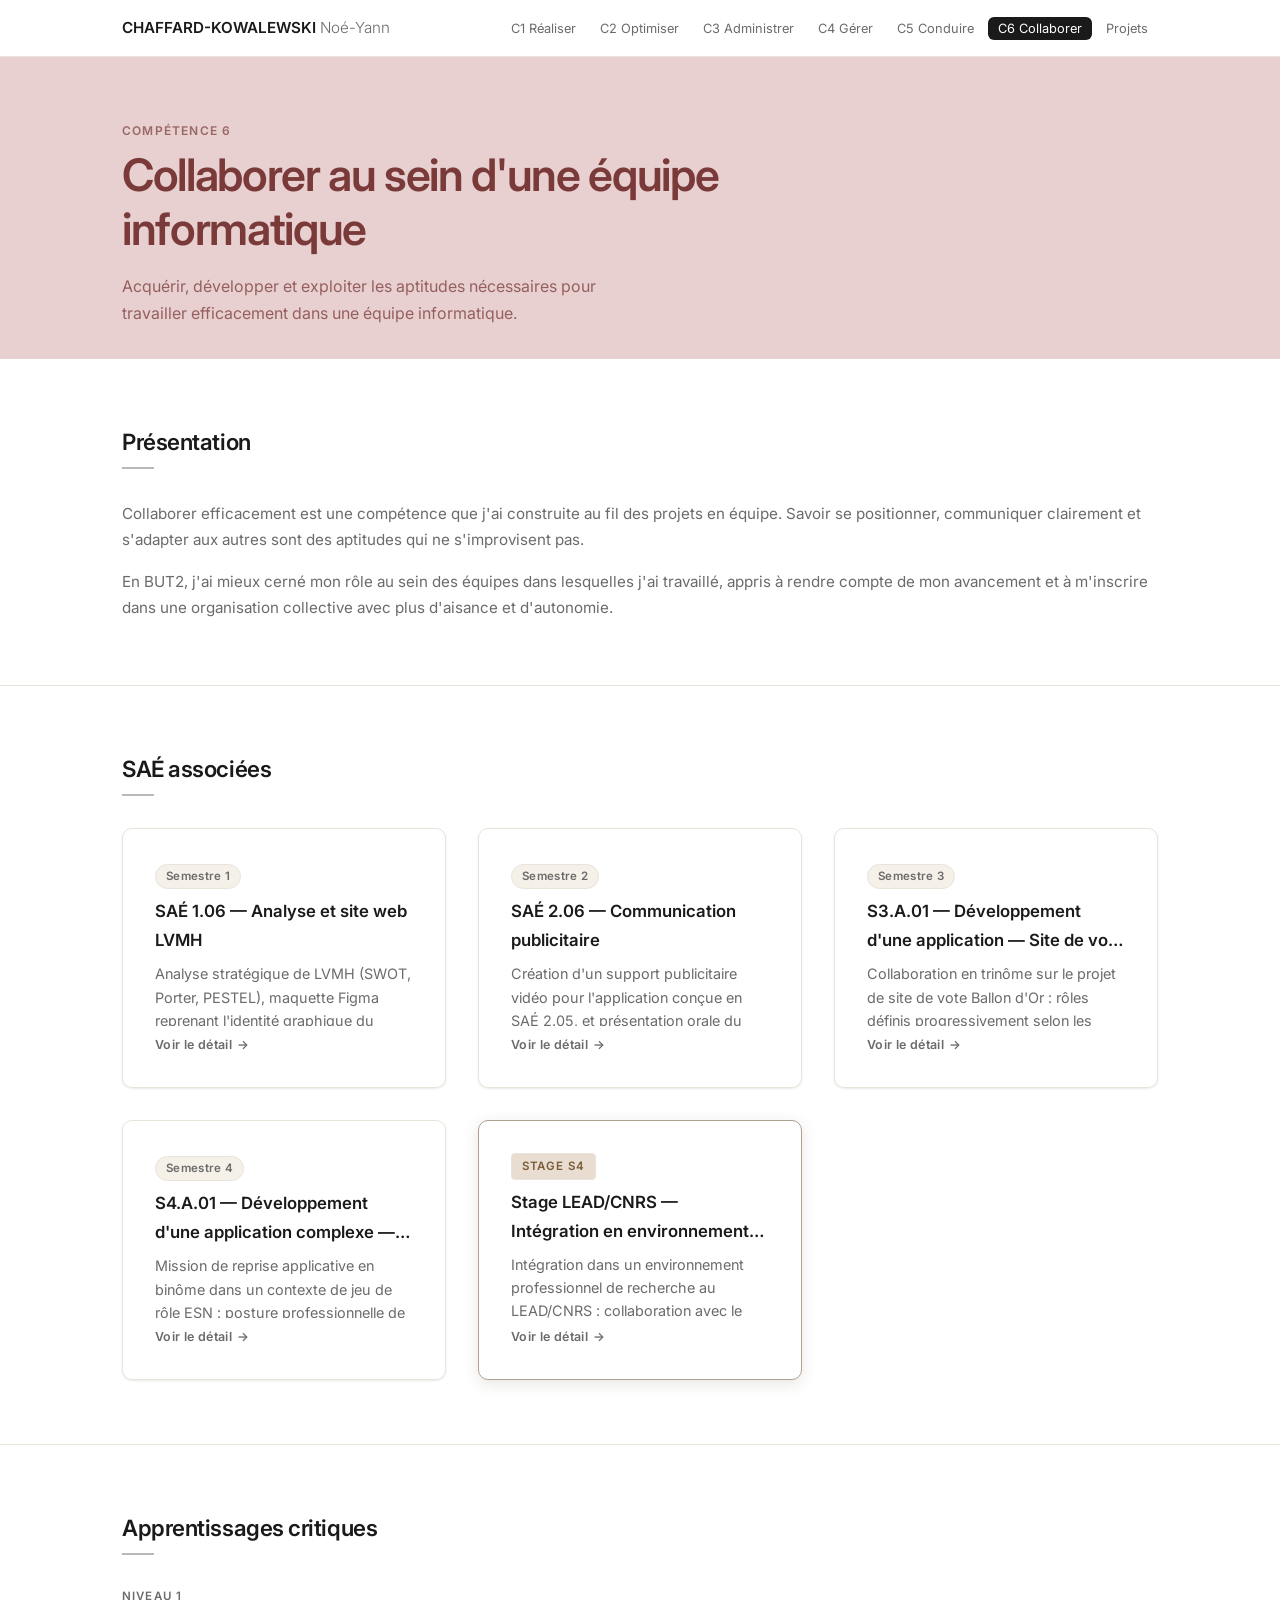
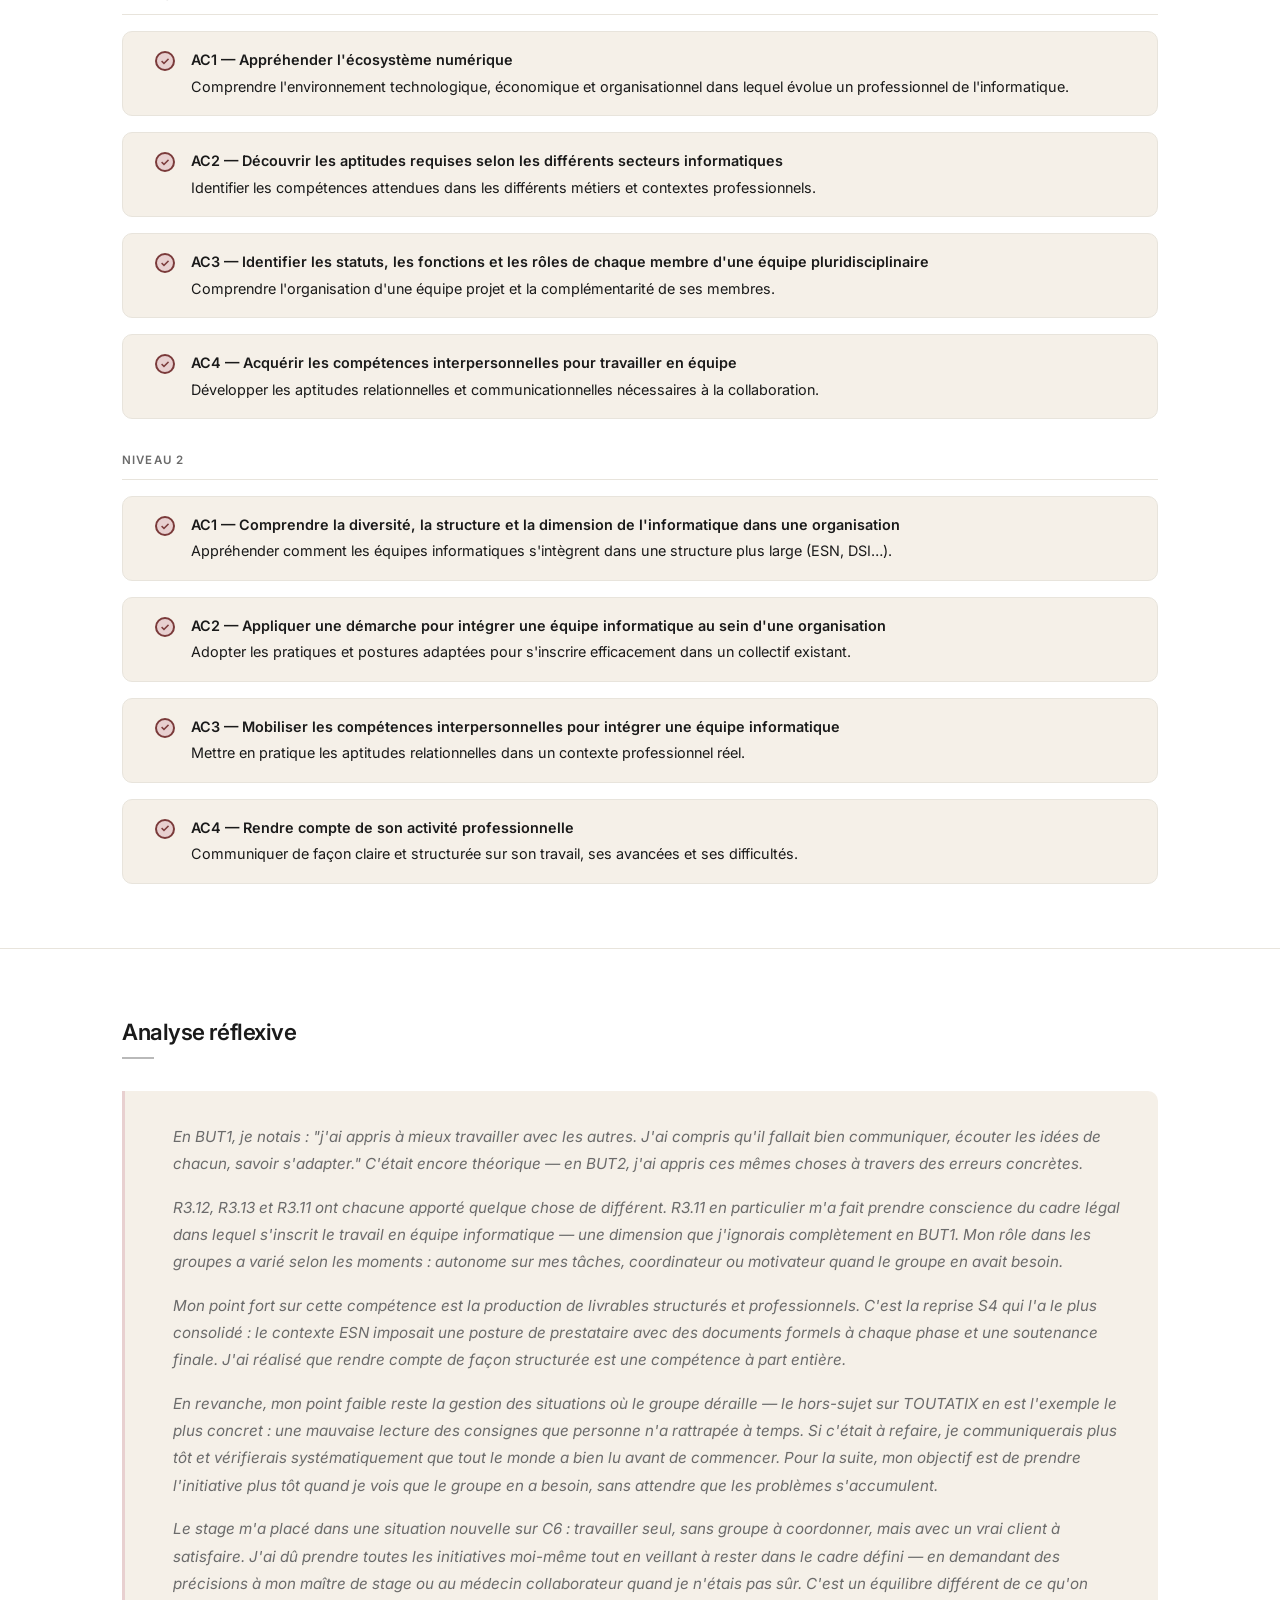
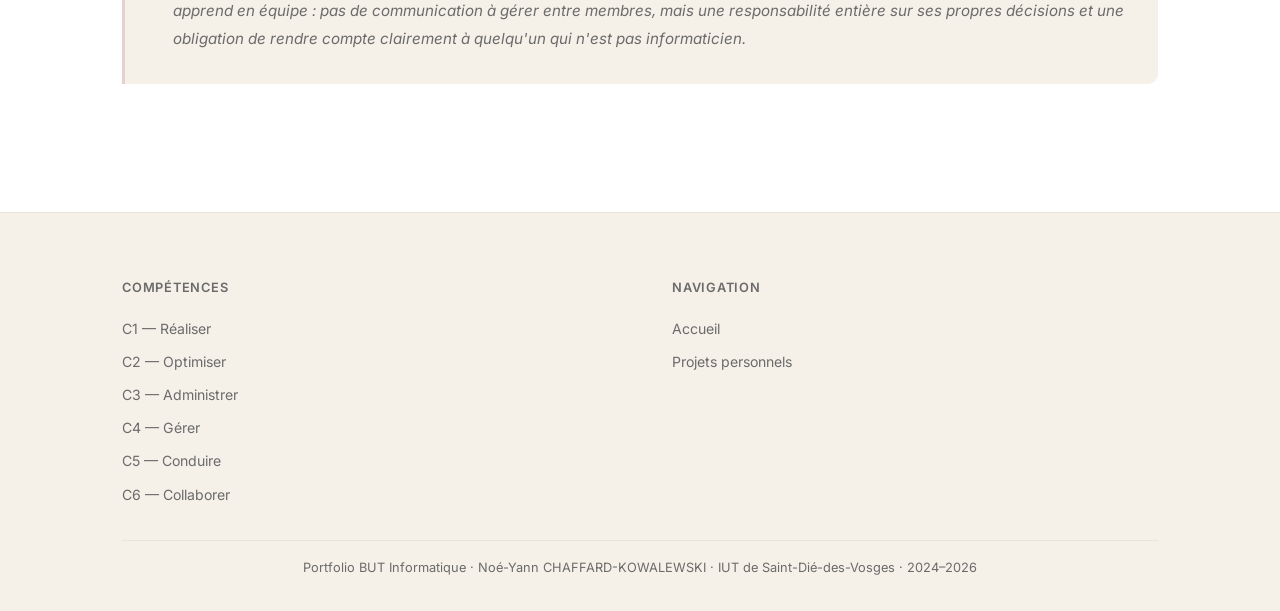
<file: c6-collaborer.html>
﻿<!DOCTYPE html>
<html lang="fr">
<head>
  <meta charset="UTF-8" />
  <meta name="viewport" content="width=device-width, initial-scale=1.0" />
  <title>C6 — Collaborer · Portfolio BUT Informatique</title>
  <link rel="stylesheet" href="style.css" />
  <style>
    /* Couleurs propres à la compétence 6 — Rose poudré */
    .competence-banner { --banner-color: var(--color-c6); --banner-dark: var(--color-c6-dark); }
    .ac-item__check    { background: var(--color-c6); border-color: var(--color-c6-dark); }
    .ac-item__check::after { color: var(--color-c6-dark); }
    .reflexive-quote   { --quote-color: var(--color-c6); }
    .sae-card--stage {
      border: 1.5px solid #b0a090;
      box-shadow: 0 4px 16px rgba(80,60,40,0.13);
    }
    .sae-card--stage .sae-card__semester {
      display: flex;
      gap: 0.5rem;
      align-items: center;
    }
    .tag--stage {
      background: #e8ddd0;
      color: #7a5c3a;
      font-size: 0.72rem;
      font-weight: 600;
      letter-spacing: 0.08em;
      padding: 0.18rem 0.6rem;
      border-radius: 4px;
      text-transform: uppercase;
    }
  </style>
</head>

<body>

  <!-- ══ NAVBAR ══ -->
  <header>
    <nav class="navbar" aria-label="Navigation principale">
      <div class="container navbar__inner">
        <a href="index.html" class="navbar__logo">CHAFFARD-KOWALEWSKI <span>Noé-Yann</span></a>

        <button class="navbar__toggle" aria-label="Ouvrir le menu" aria-expanded="false">
          <span></span><span></span><span></span>
        </button>

        <ul class="navbar__links" role="list">
          <li><a href="c1-realiser.html">C1 Réaliser</a></li>
          <li><a href="c2-optimiser.html">C2 Optimiser</a></li>
          <li><a href="c3-administrer.html">C3 Administrer</a></li>
          <li><a href="c4-gerer.html">C4 Gérer</a></li>
          <li><a href="c5-conduire.html">C5 Conduire</a></li>
          <li><a href="c6-collaborer.html">C6 Collaborer</a></li>
          <li><a href="projets.html">Projets</a></li>
        </ul>
      </div>
    </nav>
  </header>

  <!-- ══ CONTENU PRINCIPAL ══ -->
  <main class="page-content">

    <!-- ── Bannière ── -->
    <div class="competence-banner">
      <div class="container">
        <p class="competence-banner__label">Compétence 6</p>
        <h1 class="competence-banner__title">Collaborer au sein d'une équipe informatique</h1>
        <p class="competence-banner__subtitle">
          Acquérir, développer et exploiter les aptitudes nécessaires pour travailler
          efficacement dans une équipe informatique.
        </p>
      </div>
    </div>

    <!-- ── Présentation ── -->
    <section class="section">
      <div class="container">
        <h2 class="section-title">Présentation</h2>

        <p style="margin-bottom: 1rem; color: var(--color-text-mute); font-size: 0.95rem;">
          Collaborer efficacement est une compétence que j'ai construite au fil des projets
          en équipe. Savoir se positionner, communiquer clairement et s'adapter aux autres
          sont des aptitudes qui ne s'improvisent pas.
        </p>
        <p style="color: var(--color-text-mute); font-size: 0.95rem;">
          En BUT2, j'ai mieux cerné mon rôle au sein des équipes dans lesquelles j'ai travaillé,
          appris à rendre compte de mon avancement et à m'inscrire dans une organisation
          collective avec plus d'aisance et d'autonomie.
        </p>
      </div>
    </section>

    <!-- ── SAÉ associées ── -->
    <section class="section">
      <div class="container">
        <h2 class="section-title">SAÉ associées</h2>

        <div class="sae-grid">

          <article class="sae-card"
            data-title="SAÉ 1.06 — Analyse et site web LVMH"
            data-semester="Semestre 1"
            data-desc="<p>Analyse stratégique de LVMH (SWOT, Porter, PESTEL), maquette Figma reprenant l'identité graphique du groupe, puis développement d'un site web HTML/CSS intégrant cette analyse. Réalisé en binôme.</p>"
            data-detail="<p>La SAÉ combinait analyse d'entreprise et développement web : étude de l'identité graphique du site LVMH, création de maquettes sur Figma, analyses stratégiques (interne et externe), puis développement du site en HTML/CSS. Les ressources mobilisées incluaient la gestion de projet &amp; organisation, l'économie, le développement d'interface web et l'anglais technique pour les sources en anglais.</p>"
            data-traces='[{"icon":"globe","title":"Trace 1 — Extraits du site web","desc":"Captures du site HTML/CSS réalisé lors de la SAÉ.","file":"traces/trace-1.06.1.png"}]'>
            <div class="sae-card__semester">
              <span class="tag">Semestre 1</span>
            </div>
            <h3 class="sae-card__title">SAÉ 1.06 — Analyse et site web LVMH</h3>
            <p class="sae-card__desc">
              Analyse stratégique de LVMH (SWOT, Porter, PESTEL), maquette Figma reprenant
              l'identité graphique du groupe, puis développement d'un site web HTML/CSS
              intégrant cette analyse. Réalisé en binôme.
            </p>
            <span class="sae-card__cta" aria-hidden="true">Voir le détail <span class="sae-card__cta-arrow">→</span></span>
          </article>

          <article class="sae-card"
            data-title="SAÉ 2.06 — Communication publicitaire"
            data-semester="Semestre 2"
            data-desc="<p>Création d'un support publicitaire vidéo pour l'application conçue en SAÉ 2.05, et présentation orale du moyen de communication interne de l'entreprise fictive. Réalisé en binôme.</p>"
            data-detail="<p>En s'appuyant sur le projet de la SAÉ 2.05, la SAÉ portait sur deux livrables : un support publicitaire pour l'application de voyage, et une présentation orale de la communication interne de l'entreprise fictive. La ressource principale mobilisée était la communication professionnelle.</p>"
            data-traces='[{"icon":"video","title":"Trace 1 — Support publicitaire vidéo","desc":"Extrait du moyen de communication publicitaire réalisé pour l&apos;application.","file":"traces/trace-2.06.1.mp4"}]'>
            <div class="sae-card__semester">
              <span class="tag">Semestre 2</span>
            </div>
            <h3 class="sae-card__title">SAÉ 2.06 — Communication publicitaire</h3>
            <p class="sae-card__desc">
              Création d'un support publicitaire vidéo pour l'application conçue en SAÉ 2.05,
              et présentation orale du moyen de communication interne de l'entreprise fictive.
              Réalisé en binôme.
            </p>
            <span class="sae-card__cta" aria-hidden="true">Voir le détail <span class="sae-card__cta-arrow">→</span></span>
          </article>

          <article class="sae-card"
            data-title="S3.A.01 — Développement d'une application — Site de vote PHP — Collaboration"
            data-semester="Semestre 3"
            data-desc="<p>Collaboration en trinôme sur le projet de site de vote Ballon d'Or : rôles définis progressivement selon les besoins, communication mixte présentiel et Discord, présentation du projet en anglais en fin de semestre.</p>"
            data-detail="<p>Mon rôle a évolué selon les phases du projet : développement full-stack à certains moments, organisation et suivi Trello à d'autres. La communication en trinôme se faisait en présentiel pendant les séances et via Discord entre les sessions. La SAÉ mobilisait R3.12 Anglais, R3.13 Communication professionnelle et R3.11 Droit, contrats et numérique. La présentation finale en anglais m'a confronté pour la première fois à la restitution formelle d'un travail d'équipe.</p>"
            data-traces='[{"icon":"file-pen","title":"Trace 1 — Documentation technique","desc":"Extrait du rapport à la section Documentation Technique, couvrant la documentation organisationnelle, technique et utilisateur ainsi que la gestion du changement.","file":"traces/trace-s3-c6-1.png"},{"icon":"clipboard","title":"Trace 2 — Répartition des tâches (Trello)","desc":"Capture du tableau Trello montrant la répartition des tâches entre les membres du trinôme.","file":"traces/trace-s3-c6-2.png"}]'>
            <div class="sae-card__semester">
              <span class="tag">Semestre 3</span>
            </div>
            <h3 class="sae-card__title">S3.A.01 — Développement d'une application — Site de vote PHP — Collaboration</h3>
            <p class="sae-card__desc">
              Collaboration en trinôme sur le projet de site de vote Ballon d'Or : rôles définis
              progressivement selon les besoins, communication mixte présentiel et Discord,
              présentation du projet en anglais en fin de semestre.
            </p>
            <span class="sae-card__cta" aria-hidden="true">Voir le détail <span class="sae-card__cta-arrow">→</span></span>
          </article>

          <article class="sae-card"
            data-title="S4.A.01 — Développement d'une application complexe — Reprise du site de vote — Rôle en équipe et rapport anglais"
            data-semester="Semestre 4"
            data-desc="<p>Mission de reprise applicative en binôme dans un contexte de jeu de rôle ESN : posture professionnelle de prestataire, alternance développement et documentation, rédaction d'un rapport en anglais et soutenance finale le 12 juin.</p>"
            data-detail="<p>Le jeu de rôle ESN imposait une posture de prestataire face à un client : structurer sa communication et rendre compte à chaque phase. Mon binôme et moi avons alterné développement et documentation avec une communication continue via Discord. Ce projet a confirmé une leçon clé : communiquer tôt, vérifier que tout le monde a bien lu les consignes et être le moteur quand le groupe en a besoin.</p>"
            data-traces='[{"icon":"languages","title":"Trace 1 — Rapport d&apos;analyse en anglais","desc":"Extrait du rapport d&apos;analyse du projet rédigé en anglais.","file":"traces/trace-s4-c6-1.png"},{"icon":"user","title":"Trace 2 — Contribution personnelle au rapport final","desc":"Extrait du rapport de fin de projet détaillant ma contribution personnelle à la mission.","file":"traces/trace-s4-c6-2.png"}]'>
            <div class="sae-card__semester">
              <span class="tag">Semestre 4</span>
            </div>
            <h3 class="sae-card__title">S4.A.01 — Développement d'une application complexe — Reprise du site de vote — Rôle en équipe et rapport anglais</h3>
            <p class="sae-card__desc">
              Mission de reprise applicative en binôme dans un contexte de jeu de rôle ESN :
              posture professionnelle de prestataire, alternance développement et documentation,
              rédaction d'un rapport en anglais et soutenance finale le 12 juin.
            </p>
            <span class="sae-card__cta" aria-hidden="true">Voir le détail <span class="sae-card__cta-arrow">→</span></span>
          </article>

          <article class="sae-card sae-card--stage"
            data-title="Stage LEAD/CNRS — Intégration en environnement professionnel de recherche"
            data-semester="Stage S4"
            data-desc="<p>Intégration dans un environnement professionnel de recherche au LEAD/CNRS : collaboration avec le maître de stage, un médecin collaborateur et l'équipe projet, restitution hebdomadaire de l'avancement, posture de prestataire interne dans un laboratoire académique. Première expérience professionnelle. Projet individuel.</p>"
            data-detail="<p>Le stage constituait ma première immersion professionnelle réelle. J&apos;ai dû adopter une posture nouvelle : travailler de façon autonome tout en rendant compte régulièrement, comprendre les attentes d&apos;un contexte de recherche (rigueur documentaire, communication avec des non-informaticiens comme le médecin collaborateur), et m&apos;adapter à une organisation différente d&apos;un projet scolaire. Les rapports hebdomadaires et les points réguliers avec le maître de stage m&apos;ont appris à structurer et formaliser mon avancement de façon professionnelle. Cette expérience ancre directement AC2 &quot;Appliquer une démarche pour intégrer une équipe informatique&quot; et AC4 &quot;Rendre compte de son activité professionnelle&quot; du niveau 2 de C6.</p>"
            data-traces='[{"icon":"edit","title":"Trace 1 — Extrait de la conclusion personnelle","desc":"Extrait de la conclusion du rapport de stage présentant le bilan personnel et les perspectives suite à cette première expérience professionnelle.","file":"traces/trace-stage-c6-1.png"},{"icon":"file-text","title":"Rapport de stage","desc":"Rapport de stage complet au LEAD/CNRS — Noé-Yann Chaffard-Kowalewski.","file":"traces/Rapport de stage au LEAD - Noé-Yann Chaffard-Kowalewski.pdf"}]'>
            <div class="sae-card__semester">
              <span class="tag tag--stage">Stage S4</span>
            </div>
            <h3 class="sae-card__title">Stage LEAD/CNRS — Intégration en environnement professionnel de recherche</h3>
            <p class="sae-card__desc">
              Intégration dans un environnement professionnel de recherche au LEAD/CNRS :
              collaboration avec le maître de stage, un médecin collaborateur et l'équipe projet,
              restitution hebdomadaire de l'avancement, posture de prestataire interne dans un
              laboratoire académique. Première expérience professionnelle. Projet individuel.
            </p>
            <span class="sae-card__cta" aria-hidden="true">Voir le détail <span class="sae-card__cta-arrow">→</span></span>
          </article>

        </div>
      </div>
    </section>

    <!-- ── Apprentissages critiques ── -->
    <section class="section">
      <div class="container">
        <h2 class="section-title">Apprentissages critiques</h2>

        <!-- ── Niveau 1 ── -->
        <div class="ac-year-block">
          <p class="ac-year-label">Niveau 1</p>
          <ul class="ac-list">

            <li class="ac-item">
              <span class="ac-item__check" aria-hidden="true"></span>
              <div class="ac-item__text">
                <strong>AC1 — Appréhender l'écosystème numérique</strong>
                Comprendre l'environnement technologique, économique et organisationnel dans lequel
                évolue un professionnel de l'informatique.
              </div>
            </li>

            <li class="ac-item">
              <span class="ac-item__check" aria-hidden="true"></span>
              <div class="ac-item__text">
                <strong>AC2 — Découvrir les aptitudes requises selon les différents secteurs informatiques</strong>
                Identifier les compétences attendues dans les différents métiers et contextes professionnels.
              </div>
            </li>

            <li class="ac-item">
              <span class="ac-item__check" aria-hidden="true"></span>
              <div class="ac-item__text">
                <strong>AC3 — Identifier les statuts, les fonctions et les rôles de chaque membre d'une équipe pluridisciplinaire</strong>
                Comprendre l'organisation d'une équipe projet et la complémentarité de ses membres.
              </div>
            </li>

            <li class="ac-item">
              <span class="ac-item__check" aria-hidden="true"></span>
              <div class="ac-item__text">
                <strong>AC4 — Acquérir les compétences interpersonnelles pour travailler en équipe</strong>
                Développer les aptitudes relationnelles et communicationnelles nécessaires à la collaboration.
              </div>
            </li>

          </ul>
        </div>

        <!-- ── Niveau 2 ── -->
        <div class="ac-year-block">
          <p class="ac-year-label">Niveau 2</p>
          <ul class="ac-list">

            <li class="ac-item">
              <span class="ac-item__check" aria-hidden="true"></span>
              <div class="ac-item__text">
                <strong>AC1 — Comprendre la diversité, la structure et la dimension de l'informatique dans une organisation</strong>
                Appréhender comment les équipes informatiques s'intègrent dans une structure plus large (ESN, DSI…).
              </div>
            </li>

            <li class="ac-item">
              <span class="ac-item__check" aria-hidden="true"></span>
              <div class="ac-item__text">
                <strong>AC2 — Appliquer une démarche pour intégrer une équipe informatique au sein d'une organisation</strong>
                Adopter les pratiques et postures adaptées pour s'inscrire efficacement dans un collectif existant.
              </div>
            </li>

            <li class="ac-item">
              <span class="ac-item__check" aria-hidden="true"></span>
              <div class="ac-item__text">
                <strong>AC3 — Mobiliser les compétences interpersonnelles pour intégrer une équipe informatique</strong>
                Mettre en pratique les aptitudes relationnelles dans un contexte professionnel réel.
              </div>
            </li>

            <li class="ac-item">
              <span class="ac-item__check" aria-hidden="true"></span>
              <div class="ac-item__text">
                <strong>AC4 — Rendre compte de son activité professionnelle</strong>
                Communiquer de façon claire et structurée sur son travail, ses avancées et ses difficultés.
              </div>
            </li>

          </ul>
        </div>
      </div>
    </section>

    <!-- ── Analyse réflexive ── -->
    <section class="section">
      <div class="container">
        <h2 class="section-title">Analyse réflexive</h2>

        <blockquote class="reflexive-quote">
          <p>
            En BUT1, je notais : <em>"j'ai appris à mieux travailler avec les autres. J'ai compris
            qu'il fallait bien communiquer, écouter les idées de chacun, savoir s'adapter."</em>
            C'était encore théorique — en BUT2, j'ai appris ces mêmes choses à travers des erreurs
            concrètes.
          </p>
          <p>
            R3.12, R3.13 et R3.11 ont chacune apporté quelque chose de différent. R3.11 en
            particulier m'a fait prendre conscience du cadre légal dans lequel s'inscrit le travail
            en équipe informatique — une dimension que j'ignorais complètement en BUT1. Mon rôle
            dans les groupes a varié selon les moments : autonome sur mes tâches, coordinateur ou
            motivateur quand le groupe en avait besoin.
          </p>
          <p>
            Mon point fort sur cette compétence est la production de livrables structurés et
            professionnels. C'est la reprise S4 qui l'a le plus consolidé : le contexte ESN imposait
            une posture de prestataire avec des documents formels à chaque phase et une soutenance
            finale. J'ai réalisé que rendre compte de façon structurée est une compétence à part
            entière.
          </p>
          <p>
            En revanche, mon point faible reste la gestion des situations où le groupe déraille —
            le hors-sujet sur TOUTATIX en est l'exemple le plus concret : une mauvaise lecture des
            consignes que personne n'a rattrapée à temps. Si c'était à refaire, je communiquerais
            plus tôt et vérifierais systématiquement que tout le monde a bien lu avant de commencer.
            Pour la suite, mon objectif est de prendre l'initiative plus tôt quand je vois que le
            groupe en a besoin, sans attendre que les problèmes s'accumulent.
          </p>
          <p>
            Le stage m'a placé dans une situation nouvelle sur C6 : travailler seul, sans groupe
            à coordonner, mais avec un vrai client à satisfaire. J'ai dû prendre toutes les
            initiatives moi-même tout en veillant à rester dans le cadre défini — en demandant
            des précisions à mon maître de stage ou au médecin collaborateur quand je n'étais
            pas sûr. C'est un équilibre différent de ce qu'on apprend en équipe : pas de
            communication à gérer entre membres, mais une responsabilité entière sur ses propres
            décisions et une obligation de rendre compte clairement à quelqu'un qui n'est pas
            informaticien.
          </p>
        </blockquote>
      </div>
    </section>

  </main>

  <!-- ══ FOOTER ══ -->
  <footer class="footer">
    <div class="container">
      <div class="footer__inner">
        <div>
          <p class="footer__block-title">Compétences</p>
          <ul class="footer__links">
            <li><a href="c1-realiser.html">C1 — Réaliser</a></li>
            <li><a href="c2-optimiser.html">C2 — Optimiser</a></li>
            <li><a href="c3-administrer.html">C3 — Administrer</a></li>
            <li><a href="c4-gerer.html">C4 — Gérer</a></li>
            <li><a href="c5-conduire.html">C5 — Conduire</a></li>
            <li><a href="c6-collaborer.html">C6 — Collaborer</a></li>
          </ul>
        </div>
        <div>
          <p class="footer__block-title">Navigation</p>
          <ul class="footer__links">
            <li><a href="index.html">Accueil</a></li>
            <li><a href="projets.html">Projets personnels</a></li>
          </ul>
        </div>
      </div>
      <p class="footer__copy">Portfolio BUT Informatique · Noé-Yann CHAFFARD-KOWALEWSKI · IUT de Saint-Dié-des-Vosges · 2024–2026</p>
    </div>
  </footer>

  <div id="sae-modal-overlay" class="modal-overlay" role="dialog" aria-modal="true" aria-labelledby="modal-title">
    <div class="modal">
      <div class="modal__header">
        <div class="modal__header-text">
          <div class="modal__semester"></div>
          <h2 class="modal__title" id="modal-title"></h2>
        </div>
        <button class="modal__close" aria-label="Fermer">✕</button>
      </div>
      <div class="modal__body">
        <div>
          <p class="modal__section-label">Présentation</p>
          <div class="modal__text modal__desc"></div>
        </div>
        <div>
          <p class="modal__section-label">Détail &amp; contexte</p>
          <div class="modal__text modal__detail"></div>
        </div>
        <hr class="modal__traces-sep" />
        <div>
          <p class="modal__section-label">Traces &amp; réalisations</p>
          <div class="modal__traces"></div>
        </div>
      </div>
    </div>
  </div>

  <script src="main.js"></script>
</body>
</html>
</file>
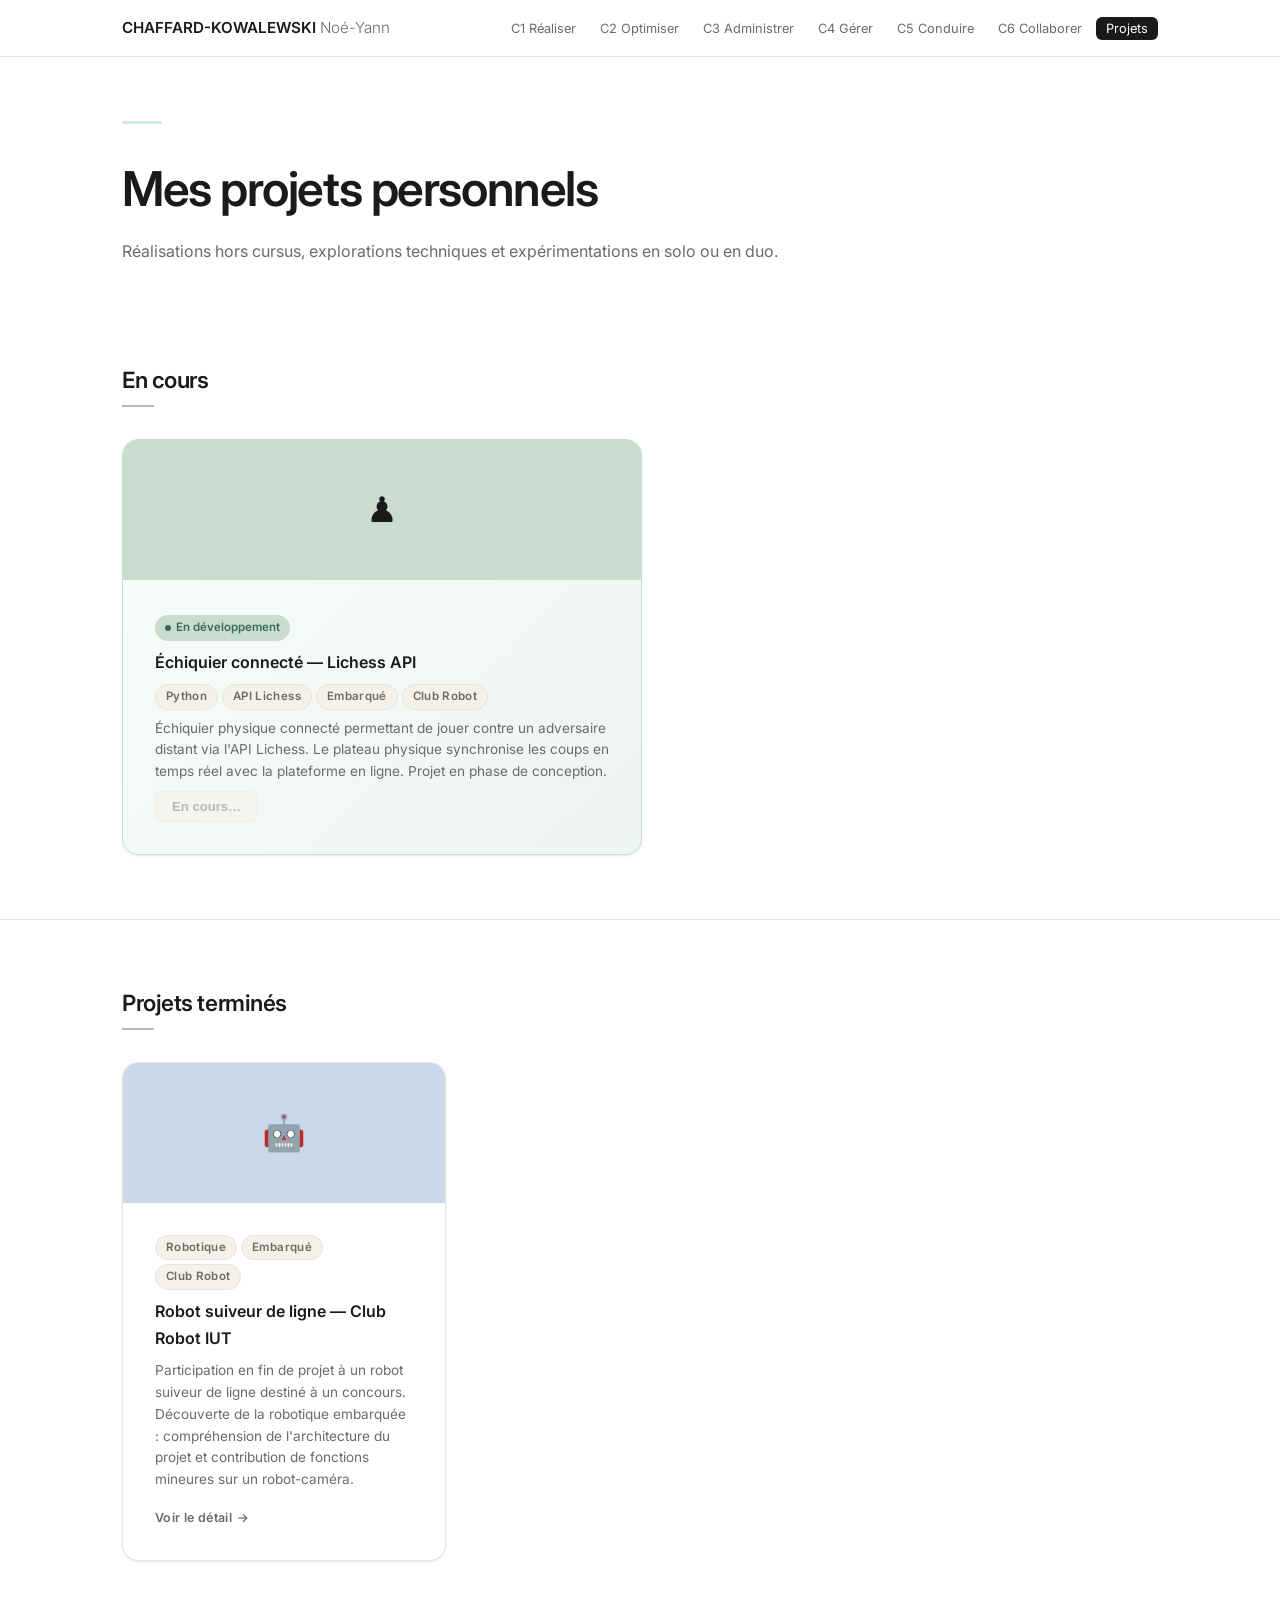
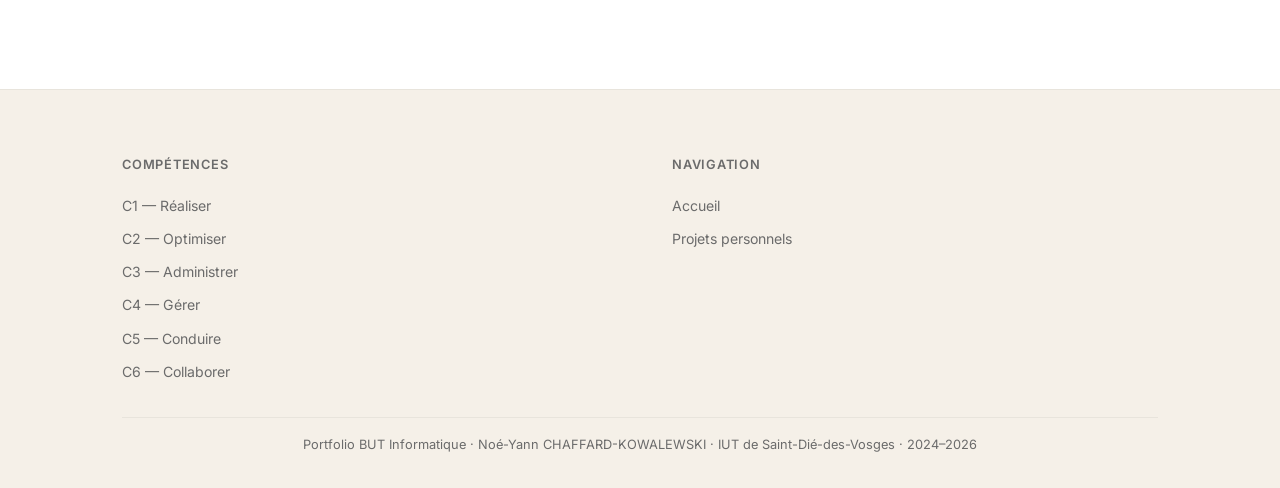
<file: projets.html>
﻿<!DOCTYPE html>
<html lang="fr">
<head>
  <meta charset="UTF-8" />
  <meta name="viewport" content="width=device-width, initial-scale=1.0" />
  <title>Projets personnels · Portfolio BUT Informatique</title>
  <link rel="stylesheet" href="style.css" />
  <style>
    /* Couleurs propres à la page projets */
    .projects-header__accent {
      display: inline-block;
      width: 40px;
      height: 3px;
      background: var(--color-proj);
      border-radius: 2px;
      margin-bottom: 1rem;
    }

    /* Section "En cours" */
    .section-wip {
      padding-bottom: var(--space-xl);
    }

    .wip-card-wrapper {
      max-width: 520px;
    }

    /* Couleurs des thumbnails placeholder */
    .thumb--violet  { background: var(--color-c4); }
    .thumb--blue    { background: var(--color-c1); }
    .thumb--green   { background: var(--color-c2); }
    .thumb--peach   { background: var(--color-c3); }
    .thumb--teal    { background: var(--color-proj); }
  </style>
</head>

<body>

  <!-- ══ NAVBAR ══ -->
  <header>
    <nav class="navbar" aria-label="Navigation principale">
      <div class="container navbar__inner">
        <!-- REMPLACER : votre prénom/nom -->
        <a href="index.html" class="navbar__logo">CHAFFARD-KOWALEWSKI <span>Noé-Yann</span></a>

        <button class="navbar__toggle" aria-label="Ouvrir le menu" aria-expanded="false">
          <span></span><span></span><span></span>
        </button>

        <ul class="navbar__links" role="list">
          <li><a href="c1-realiser.html">C1 Réaliser</a></li>
          <li><a href="c2-optimiser.html">C2 Optimiser</a></li>
          <li><a href="c3-administrer.html">C3 Administrer</a></li>
          <li><a href="c4-gerer.html">C4 Gérer</a></li>
          <li><a href="c5-conduire.html">C5 Conduire</a></li>
          <li><a href="c6-collaborer.html">C6 Collaborer</a></li>
          <li><a href="projets.html">Projets</a></li>
        </ul>
      </div>
    </nav>
  </header>

  <!-- ══ CONTENU PRINCIPAL ══ -->
  <main class="page-content">

    <!-- ── En-tête de page ── -->
    <div class="projects-header">
      <div class="container">
        <span class="projects-header__accent" aria-hidden="true"></span>
        <!-- REMPLACER : titre et sous-titre si besoin -->
        <h1 class="projects-header__title">Mes projets personnels</h1>
        <p class="projects-header__subtitle">
          Réalisations hors cursus, explorations techniques et expérimentations en solo ou en duo.
        </p>
      </div>
    </div>

    <!-- ══════════════════════════════════════════
         SECTION "EN COURS" — Projet mis en avant
         ══════════════════════════════════════════ -->
    <section class="section section-wip">
      <div class="container">
        <h2 class="section-title">En cours</h2>

        <div class="wip-card-wrapper">
          <article class="project-card project-featured"
            data-project-title="Échiquier connecté — Lichess API"
            data-project-desc="<p>Échiquier physique connecté permettant de jouer contre un adversaire distant via l'API Lichess. Le plateau physique synchronise les coups en temps réel avec la plateforme en ligne.</p>"
            data-project-detail="<p>L'idée est de pouvoir jouer aux échecs sur un vrai plateau physique contre une personne n'importe où dans le monde, la partie étant gérée via Lichess. Le projet est en phase de conception : les technologies côté logiciel sont identifiées (Python + API Lichess), et le matériel nécessaire est en cours de recensement avec l'aide du Club Robot de l'IUT, qui participera à la partie hardware à partir de l'année prochaine.</p>"
            data-project-traces='[]'
            style="cursor:pointer;">

            <div class="project-card__thumb thumb--teal" aria-hidden="true">♟️</div>

            <div class="project-card__body">
              <div>
                <span class="badge-wip">En développement</span>
              </div>
              <h3 class="project-card__title">Échiquier connecté — Lichess API</h3>
              <div class="project-card__tags">
                <span class="tag">Python</span>
                <span class="tag">API Lichess</span>
                <span class="tag">Embarqué</span>
                <span class="tag">Club Robot</span>
              </div>
              <p class="project-card__desc">
                Échiquier physique connecté permettant de jouer contre un adversaire distant
                via l'API Lichess. Le plateau physique synchronise les coups en temps réel
                avec la plateforme en ligne. Projet en phase de conception.
              </p>
              <button class="btn btn--disabled" disabled>En cours…</button>
            </div>
          </article>
        </div>
      </div>
    </section>

    <!-- ══════════════════════════════════════════
         GRILLE DE PROJETS — 4 cartes placeholder
         ══════════════════════════════════════════ -->
    <section class="section">
      <div class="container">
        <h2 class="section-title">Projets terminés</h2>

        <div class="projects-grid">

          <article class="project-card"
            data-project-title="Robot suiveur de ligne — Club Robot IUT"
            data-project-desc="<p>Participation en fin de projet à un robot suiveur de ligne destiné à un concours. Découverte de l'univers de la robotique embarquée : compréhension de l'architecture du projet, du code existant et contribution de fonctions mineures sur un robot-caméra.</p>"
            data-project-detail="<p>Je suis arrivé en fin de développement du projet, ce qui m'a imposé de comprendre rapidement une base de code existante avant de pouvoir contribuer. J'ai implémenté des fonctions mineures tout en devant saisir la majorité de l'architecture du projet pour le faire correctement. Cette expérience m'a ouvert à un domaine que je ne connaissais pas — la robotique embarquée — et qui m'a donné envie d'aller plus loin. C'est d'ailleurs ce club qui m'accompagnera sur mon prochain projet personnel.</p>"
            data-project-traces='[{"icon":"💻","title":"Extrait du code","desc":"Portion du code du robot suiveur de ligne.","file":"traces/trace-robot-1.png"},{"icon":"🎬","title":"Capture vidéo","desc":"Frame de la vidéo du robot suivant la ligne lors du concours.","file":"traces/trace-robot-2.png"}]'
            style="cursor:pointer;">

            <div class="project-card__thumb thumb--blue" aria-hidden="true">🤖</div>
            <div class="project-card__body">
              <div class="project-card__tags">
                <span class="tag">Robotique</span>
                <span class="tag">Embarqué</span>
                <span class="tag">Club Robot</span>
              </div>
              <h3 class="project-card__title">Robot suiveur de ligne — Club Robot IUT</h3>
              <p class="project-card__desc">
                Participation en fin de projet à un robot suiveur de ligne destiné à un concours.
                Découverte de la robotique embarquée : compréhension de l'architecture du projet
                et contribution de fonctions mineures sur un robot-caméra.
              </p>
              <span class="sae-card__cta" aria-hidden="true">Voir le détail <span class="sae-card__cta-arrow">→</span></span>
            </div>
          </article>

        </div>
      </div>
    </section>

  </main>

  <!-- ══ FOOTER ══ -->
  <footer class="footer">
    <div class="container">
      <div class="footer__inner">
        <div>
          <p class="footer__block-title">Compétences</p>
          <ul class="footer__links">
            <li><a href="c1-realiser.html">C1 — Réaliser</a></li>
            <li><a href="c2-optimiser.html">C2 — Optimiser</a></li>
            <li><a href="c3-administrer.html">C3 — Administrer</a></li>
            <li><a href="c4-gerer.html">C4 — Gérer</a></li>
            <li><a href="c5-conduire.html">C5 — Conduire</a></li>
            <li><a href="c6-collaborer.html">C6 — Collaborer</a></li>
          </ul>
        </div>
        <div>
          <p class="footer__block-title">Navigation</p>
          <ul class="footer__links">
            <li><a href="index.html">Accueil</a></li>
            <li><a href="projets.html">Projets personnels</a></li>
          </ul>
        </div>
      </div>
      <!-- REMPLACER : votre prénom, nom et IUT -->
      <p class="footer__copy">Portfolio BUT Informatique · Noé-Yann CHAFFARD-KOWALEWSKI · IUT de Saint-Dié-des-Vosges · 2024–2026</p>
    </div>
  </footer>

  <div id="sae-modal-overlay" class="modal-overlay" role="dialog" aria-modal="true" aria-labelledby="modal-title">
    <div class="modal">
      <div class="modal__header">
        <div class="modal__header-text">
          <div class="modal__semester"></div>
          <h2 class="modal__title" id="modal-title"></h2>
        </div>
        <button class="modal__close" aria-label="Fermer">✕</button>
      </div>
      <div class="modal__body">
        <div>
          <p class="modal__section-label">Présentation</p>
          <div class="modal__text modal__desc"></div>
        </div>
        <div>
          <p class="modal__section-label">Détail &amp; contexte</p>
          <div class="modal__text modal__detail"></div>
        </div>
        <hr class="modal__traces-sep" />
        <div>
          <p class="modal__section-label">Traces &amp; réalisations</p>
          <div class="modal__traces"></div>
        </div>
      </div>
    </div>
  </div>

  <script src="main.js"></script>
</body>
</html>
</file>
<file: style.css>
/* ============================================================
   PORTFOLIO BUT INFORMATIQUE — Feuille de styles globale
   Importée dans toutes les pages HTML
   ============================================================ */

/* ── Google Fonts ── */
@import url('https://fonts.googleapis.com/css2?family=Inter:wght@300;400;600&display=swap');

/* ── Variables CSS ── */
:root {
  /* Couleurs de base */
  --color-bg:        #FFFFFF;
  --color-bg-soft:   #F5F0E8;
  --color-text:      #1A1A1A;
  --color-text-mute: #6B6B6B;
  --color-border:    #E8E4DC;

  /* Accents pastel par compétence */
  --color-c1: #C8D8E8; /* bleu poudré   — Réaliser     */
  --color-c2: #C8DDD0; /* vert sauge    — Optimiser    */
  --color-c3: #E8D8C8; /* pêche doux    — Administrer  */
  --color-c4: #D8C8E8; /* lavande       — Gérer        */
  --color-c5: #E8E0C8; /* sable chaud   — Conduire     */
  --color-c6: #E8D0D0; /* rose poudré   — Collaborer   */
  --color-proj: #D0E8E4; /* turquoise doux — Projets   */

  /* Variantes foncées pour texte sur pastel */
  --color-c1-dark: #3A5C7A;
  --color-c2-dark: #3A6B52;
  --color-c3-dark: #7A5A3A;
  --color-c4-dark: #5A3A7A;
  --color-c5-dark: #7A6A3A;
  --color-c6-dark: #7A3A3A;
  --color-proj-dark: #2A6B60;

  /* Typographie */
  --font-main: 'Inter', system-ui, sans-serif;
  --font-weight-light:   300;
  --font-weight-regular: 400;
  --font-weight-semi:    600;

  /* Espacements */
  --space-xs:  0.25rem;
  --space-sm:  0.5rem;
  --space-md:  1rem;
  --space-lg:  2rem;
  --space-xl:  4rem;

  /* Effets */
  --radius-sm:  6px;
  --radius-md:  10px;
  --radius-lg:  16px;
  --shadow-sm:  0 1px 3px rgba(0,0,0,0.06), 0 1px 2px rgba(0,0,0,0.04);
  --shadow-md:  0 4px 12px rgba(0,0,0,0.08);
  --shadow-lg:  0 8px 24px rgba(0,0,0,0.10);
  --transition: 0.2s ease;
}

/* ── Reset & base ── */
*, *::before, *::after { box-sizing: border-box; margin: 0; padding: 0; }

html { scroll-behavior: smooth; }

body {
  font-family: var(--font-main);
  font-weight: var(--font-weight-regular);
  font-size: 1rem;
  line-height: 1.7;
  color: var(--color-text);
  background: var(--color-bg);
}

img { display: block; max-width: 100%; }

a { color: inherit; text-decoration: none; }

ul { list-style: none; }

/* ── Utilitaires ── */
.container {
  width: 100%;
  max-width: 1100px;
  margin: 0 auto;
  padding: 0 var(--space-lg);
}

.section {
  padding: var(--space-xl) 0;
}

.section + .section {
  border-top: 1px solid var(--color-border);
}

.section-title {
  font-size: 1.4rem;
  font-weight: var(--font-weight-semi);
  letter-spacing: -0.02em;
  margin-bottom: var(--space-lg);
  color: var(--color-text);
}

.section-title::after {
  content: '';
  display: block;
  width: 32px;
  height: 2px;
  background: currentColor;
  opacity: 0.3;
  margin-top: 6px;
}

.tag {
  display: inline-block;
  padding: 2px 10px;
  border-radius: 20px;
  font-size: 0.72rem;
  font-weight: var(--font-weight-semi);
  letter-spacing: 0.03em;
  background: var(--color-bg-soft);
  color: var(--color-text-mute);
  border: 1px solid var(--color-border);
}

/* ── Fade-in animation (géré aussi par main.js) ── */
@keyframes fadeInUp {
  from { opacity: 0; transform: translateY(16px); }
  to   { opacity: 1; transform: translateY(0); }
}

.page-content {
  animation: fadeInUp 0.3s ease both;
}

/* ============================================================
   NAVBAR (pages compétences / projets)
   ============================================================ */
.navbar {
  position: sticky;
  top: 0;
  z-index: 100;
  background: rgba(255,255,255,0.92);
  backdrop-filter: blur(8px);
  border-bottom: 1px solid var(--color-border);
}

.navbar__inner {
  display: flex;
  align-items: center;
  justify-content: space-between;
  height: 56px;
  gap: var(--space-md);
}

.navbar__logo {
  font-weight: var(--font-weight-semi);
  font-size: 0.95rem;
  white-space: nowrap;
  color: var(--color-text);
  text-decoration: none;
  flex-shrink: 0;
}

.navbar__logo span {
  color: var(--color-text-mute);
  font-weight: var(--font-weight-light);
}

.navbar__links {
  display: flex;
  align-items: center;
  gap: 4px;
  overflow-x: auto;
  scrollbar-width: none;
  flex-wrap: nowrap;
}

.navbar__links::-webkit-scrollbar { display: none; }

.navbar__links a {
  font-size: 0.8rem;
  font-weight: var(--font-weight-regular);
  padding: 4px 10px;
  border-radius: var(--radius-sm);
  color: var(--color-text-mute);
  white-space: nowrap;
  transition: background var(--transition), color var(--transition);
}

.navbar__links a:hover {
  background: var(--color-bg-soft);
  color: var(--color-text);
}

.navbar__links a.active {
  background: var(--color-text);
  color: var(--color-bg);
}

/* ── Hamburger mobile ── */
.navbar__toggle {
  display: none;
  background: none;
  border: none;
  cursor: pointer;
  padding: 4px;
  flex-shrink: 0;
}

.navbar__toggle span {
  display: block;
  width: 20px;
  height: 2px;
  background: var(--color-text);
  margin: 4px 0;
  transition: var(--transition);
}

/* ============================================================
   BANNIÈRE DE COMPÉTENCE
   ============================================================ */
.competence-banner {
  padding: var(--space-xl) 0 var(--space-lg);
  background: var(--banner-color, var(--color-bg-soft));
}

.competence-banner__label {
  font-size: 0.75rem;
  font-weight: var(--font-weight-semi);
  letter-spacing: 0.1em;
  text-transform: uppercase;
  color: var(--banner-dark, var(--color-text-mute));
  margin-bottom: var(--space-sm);
  opacity: 0.7;
}

.competence-banner__title {
  font-size: clamp(1.6rem, 4vw, 2.8rem);
  font-weight: var(--font-weight-semi);
  letter-spacing: -0.03em;
  line-height: 1.2;
  color: var(--banner-dark, var(--color-text));
  max-width: 680px;
}

.competence-banner__subtitle {
  margin-top: var(--space-md);
  font-size: 1rem;
  color: var(--banner-dark, var(--color-text-mute));
  opacity: 0.75;
  max-width: 520px;
}

/* ============================================================
   CARTES SAÉ
   ============================================================ */
.sae-grid {
  display: grid;
  grid-template-columns: repeat(auto-fill, minmax(280px, 1fr));
  gap: var(--space-lg);
}

.sae-card {
  background: var(--color-bg);
  border: 1px solid var(--color-border);
  border-radius: var(--radius-md);
  padding: var(--space-lg);
  box-shadow: var(--shadow-sm);
  transition: box-shadow var(--transition), transform var(--transition);
  display: flex;
  flex-direction: column;
  height: 260px;
}

.sae-card:hover {
  box-shadow: var(--shadow-md);
  transform: translateY(-2px);
}

.sae-card__semester {
  margin-bottom: var(--space-sm);
  flex-shrink: 0;
}

.sae-card__title {
  font-size: 1.05rem;
  font-weight: var(--font-weight-semi);
  margin-bottom: var(--space-sm);
  flex-shrink: 0;
  display: -webkit-box;
  -webkit-line-clamp: 2;
  -webkit-box-orient: vertical;
  overflow: hidden;
}

.sae-card__desc {
  font-size: 0.9rem;
  color: var(--color-text-mute);
  line-height: 1.6;
  flex: 1;
  overflow: hidden;
  display: -webkit-box;
  -webkit-line-clamp: 4;
  -webkit-box-orient: vertical;
}

/* ============================================================
   APPRENTISSAGES CRITIQUES
   ============================================================ */
.ac-year-block {
  display: flex;
  flex-direction: column;
  gap: var(--space-md);
}

.ac-year-block + .ac-year-block {
  margin-top: var(--space-lg);
}

.ac-year-label {
  font-size: 0.72rem;
  font-weight: var(--font-weight-semi);
  letter-spacing: 0.1em;
  text-transform: uppercase;
  color: var(--color-text-mute);
  padding-bottom: var(--space-sm);
  border-bottom: 1px solid var(--color-border);
}

.ac-list {
  display: flex;
  flex-direction: column;
  gap: var(--space-md);
}

.ac-item {
  display: flex;
  align-items: flex-start;
  gap: var(--space-md);
  padding: var(--space-md) var(--space-lg);
  background: var(--color-bg-soft);
  border-radius: var(--radius-md);
  border: 1px solid var(--color-border);
}

.ac-item__check {
  width: 20px;
  height: 20px;
  border-radius: 50%;
  background: var(--check-color, #C8D8E8);
  border: 2px solid var(--check-dark, #3A5C7A);
  flex-shrink: 0;
  margin-top: 3px;
  display: flex;
  align-items: center;
  justify-content: center;
}

.ac-item__check::after {
  content: '✓';
  font-size: 11px;
  color: var(--check-dark, #3A5C7A);
  font-weight: 700;
}

.ac-item__text {
  font-size: 0.9rem;
  color: var(--color-text);
}

.ac-item__text strong {
  display: block;
  font-weight: var(--font-weight-semi);
  margin-bottom: 2px;
}

/* ============================================================
   TRACES & RÉALISATIONS
   ============================================================ */
.traces-grid {
  display: grid;
  grid-template-columns: repeat(auto-fill, minmax(260px, 1fr));
  gap: var(--space-lg);
}

.trace-block {
  border: 1px solid var(--color-border);
  border-radius: var(--radius-md);
  padding: var(--space-lg);
  display: flex;
  flex-direction: column;
  gap: var(--space-sm);
  background: var(--color-bg);
  box-shadow: var(--shadow-sm);
  transition: box-shadow var(--transition), transform var(--transition);
}

.trace-block:hover {
  box-shadow: var(--shadow-md);
  transform: translateY(-2px);
}

.trace-block__icon {
  font-size: 1.6rem;
  line-height: 1;
}

.trace-block__title {
  font-size: 0.95rem;
  font-weight: var(--font-weight-semi);
}

.trace-block__desc {
  font-size: 0.85rem;
  color: var(--color-text-mute);
}

/* ============================================================
   ANALYSE RÉFLEXIVE
   ============================================================ */
.reflexive-quote {
  border-left: 3px solid var(--quote-color, var(--color-border));
  padding: var(--space-lg) var(--space-lg) var(--space-lg) calc(var(--space-lg) + var(--space-md));
  background: var(--color-bg-soft);
  border-radius: 0 var(--radius-md) var(--radius-md) 0;
  font-size: 0.95rem;
  font-style: italic;
  color: var(--color-text-mute);
  line-height: 1.8;
}

.reflexive-quote p + p { margin-top: var(--space-md); }

/* ============================================================
   MODAL SAÉ
   ============================================================ */

/* Overlay sombre derrière la fenêtre */
.modal-overlay {
  position: fixed;
  inset: 0;
  background: rgba(20, 18, 15, 0.55);
  z-index: 200;
  display: flex;
  align-items: center;
  justify-content: center;
  padding: var(--space-lg);
  opacity: 0;
  visibility: hidden;
  transition: opacity 0.25s ease, visibility 0.25s ease;
}

.modal-overlay.is-open {
  opacity: 1;
  visibility: visible;
}

/* Fenêtre modale */
.modal {
  background: var(--color-bg);
  border-radius: var(--radius-lg);
  box-shadow: 0 24px 64px rgba(0,0,0,0.18);
  width: 100%;
  max-width: 620px;
  max-height: 88vh;
  overflow-y: auto;
  display: flex;
  flex-direction: column;
  transform: translateY(20px) scale(0.98);
  transition: transform 0.25s ease;
  scrollbar-width: thin;
  scrollbar-color: var(--color-border) transparent;
}

.modal-overlay.is-open .modal {
  transform: translateY(0) scale(1);
}

/* En-tête modal */
.modal__header {
  padding: var(--space-lg) var(--space-lg) var(--space-md);
  border-bottom: 1px solid var(--color-border);
  display: flex;
  align-items: flex-start;
  justify-content: space-between;
  gap: var(--space-md);
  position: sticky;
  top: 0;
  background: var(--color-bg);
  border-radius: var(--radius-lg) var(--radius-lg) 0 0;
  z-index: 1;
}

.modal__header-text { flex: 1; }

.modal__semester { margin-bottom: 6px; }

.modal__title {
  font-size: 1.1rem;
  font-weight: var(--font-weight-semi);
  letter-spacing: -0.01em;
  line-height: 1.3;
}

.modal__close {
  background: var(--color-bg-soft);
  border: 1px solid var(--color-border);
  border-radius: var(--radius-sm);
  width: 32px;
  height: 32px;
  cursor: pointer;
  display: flex;
  align-items: center;
  justify-content: center;
  flex-shrink: 0;
  font-size: 1rem;
  color: var(--color-text-mute);
  transition: background var(--transition), color var(--transition);
  line-height: 1;
}

.modal__close:hover {
  background: var(--color-text);
  color: var(--color-bg);
  border-color: var(--color-text);
}

/* Corps modal */
.modal__body {
  padding: var(--space-lg);
  display: flex;
  flex-direction: column;
  gap: var(--space-lg);
}

.modal__section-label {
  font-size: 0.72rem;
  font-weight: var(--font-weight-semi);
  letter-spacing: 0.08em;
  text-transform: uppercase;
  color: var(--color-text-mute);
  margin-bottom: var(--space-sm);
}

.modal__text {
  font-size: 0.92rem;
  color: var(--color-text-mute);
  line-height: 1.75;
}

.modal__text p + p { margin-top: 0.75rem; }

/* Séparateur traces */
.modal__traces-sep {
  border: none;
  border-top: 1px solid var(--color-border);
  margin: 0;
}

/* Grille de traces dans la modal */
.modal__traces {
  display: flex;
  flex-direction: column;
  gap: var(--space-md);
}

.modal__trace-item {
  display: flex;
  align-items: flex-start;
  gap: var(--space-md);
  padding: var(--space-md);
  background: var(--color-bg-soft);
  border: 1px solid var(--color-border);
  border-radius: var(--radius-md);
}

.modal__trace-item--link {
  cursor: pointer;
  transition: background var(--transition), border-color var(--transition);
}

.modal__trace-item--link:hover {
  background: var(--color-bg);
  border-color: var(--color-text-mute);
}

.modal__trace-open {
  font-size: 0.75rem;
  opacity: 0.5;
  margin-left: 4px;
}

.modal__trace-icon {
  font-size: 1.3rem;
  line-height: 1;
  flex-shrink: 0;
  margin-top: 2px;
}

.modal__trace-body {}

.modal__trace-title {
  font-size: 0.88rem;
  font-weight: var(--font-weight-semi);
  margin-bottom: 3px;
}

.modal__trace-desc {
  font-size: 0.83rem;
  color: var(--color-text-mute);
  line-height: 1.6;
}

/* Indicateur "cliquable" sur les cartes SAÉ */
.sae-card {
  cursor: pointer;
}

.sae-card__cta {
  display: inline-flex;
  align-items: center;
  gap: 5px;
  margin-top: auto;
  padding-top: var(--space-sm);
  flex-shrink: 0;
  font-size: 0.78rem;
  font-weight: var(--font-weight-semi);
  color: var(--color-text-mute);
  letter-spacing: 0.03em;
  transition: color var(--transition);
}

.sae-card:hover .sae-card__cta {
  color: var(--color-text);
}

.sae-card__cta-arrow {
  transition: transform var(--transition);
}

.sae-card:hover .sae-card__cta-arrow {
  transform: translateX(3px);
}

/* ============================================================
   FOOTER
   ============================================================ */
.footer {
  background: var(--color-bg-soft);
  border-top: 1px solid var(--color-border);
  padding: var(--space-xl) 0 var(--space-lg);
  margin-top: var(--space-xl);
}

.footer__inner {
  display: grid;
  grid-template-columns: 1fr 1fr;
  gap: var(--space-xl);
  margin-bottom: var(--space-lg);
}

.footer__block-title {
  font-size: 0.8rem;
  font-weight: var(--font-weight-semi);
  letter-spacing: 0.06em;
  text-transform: uppercase;
  color: var(--color-text-mute);
  margin-bottom: var(--space-md);
}

.footer__links {
  display: flex;
  flex-direction: column;
  gap: 6px;
}

.footer__links a {
  font-size: 0.88rem;
  color: var(--color-text-mute);
  transition: color var(--transition);
}

.footer__links a:hover { color: var(--color-text); }

.footer__copy {
  font-size: 0.8rem;
  color: var(--color-text-mute);
  border-top: 1px solid var(--color-border);
  padding-top: var(--space-md);
  text-align: center;
}

/* ============================================================
   PAGE D'ACCUEIL — Hero
   ============================================================ */
.hero {
  min-height: 100svh;
  display: flex;
  flex-direction: column;
  align-items: center;
  text-align: center;
  /* Pas de justify-content : les 3 zones gèrent leur propre position */
}

/* Zone HAUT */
.hero__top {
  display: flex;
  flex-direction: column;
  align-items: center;
  padding-top: 3rem;
  padding-left: var(--space-lg);
  padding-right: var(--space-lg);
}

.hero__eyebrow {
  font-size: 0.75rem;
  font-weight: var(--font-weight-semi);
  letter-spacing: 0.1em;
  text-transform: uppercase;
  color: var(--color-text-mute);
}

.hero__eyebrow-line {
  width: 120px;
  height: 1px;
  background: #E0D8CC;
  border: none;
  margin: 0.75rem auto 0;
}

/* Zone CENTRE */
.hero__center {
  flex: 1;
  display: flex;
  flex-direction: column;
  align-items: center;
  justify-content: center;
  padding: 0 var(--space-lg);
  gap: 0;
}

.hero__firstname {
  font-size: 4rem;
  font-weight: var(--font-weight-semi);
  letter-spacing: -0.03em;
  line-height: 1;
  color: var(--color-text);
}

.hero__subtitle {
  margin-top: 1rem;
  font-size: 1.05rem;
  font-weight: var(--font-weight-light);
  color: #666;
  letter-spacing: 0.02em;
}

/* Zone BAS */
.hero__bottom {
  display: flex;
  flex-direction: column;
  align-items: center;
  gap: 8px;
  padding-bottom: 2.5rem;
  padding-left: var(--space-lg);
  padding-right: var(--space-lg);
}

.hero__scroll {
  font-size: 1rem;
  color: var(--color-text-mute);
  letter-spacing: 0.15em;
  text-transform: uppercase;
  cursor: pointer;
}

.hero__scroll-arrow {
  font-size: 1.2rem;
  color: var(--color-text-mute);
  animation: bounce-arrow 1.8s ease-in-out infinite;
}

@keyframes bounce-arrow {
  0%, 100% { transform: translateY(0); }
  50%       { transform: translateY(5px); }
}

/* Filigrane */
.hero-watermark {
  position: absolute;
  top: 50%;
  left: 50%;
  transform: translateX(-50%) translateY(-50%);
  font-size: calc(100vw / 13.5);
  font-weight: 900;
  letter-spacing: -0.02em;
  color: #E8E0D0;
  opacity: 0.5;
  display: block;
  white-space: nowrap;
  overflow: hidden;
  max-width: 100vw;
  user-select: none;
  pointer-events: none;
  z-index: 0;
}

/* ============================================================
   PAGE D'ACCUEIL — Grille de navigation
   ============================================================ */
.nav-grid-section {
  background: var(--color-bg-soft);
  padding: var(--space-xl) 0;
}

.nav-grid {
  display: grid;
  grid-template-columns: repeat(3, 1fr);
  gap: var(--space-md);
}

.nav-card {
  background: var(--color-bg);
  border: 1px solid var(--color-border);
  border-radius: var(--radius-lg);
  padding: var(--space-lg);
  display: flex;
  flex-direction: column;
  gap: var(--space-sm);
  cursor: pointer;
  transition:
    box-shadow var(--transition),
    transform var(--transition),
    border-color var(--transition);
  text-decoration: none;
  color: var(--color-text);
}

.nav-card:hover {
  box-shadow: var(--shadow-lg);
  transform: translateY(-4px);
  border-color: transparent;
}

.nav-card--c1 { --card-accent: var(--color-c1); }
.nav-card--c2 { --card-accent: var(--color-c2); }
.nav-card--c3 { --card-accent: var(--color-c3); }
.nav-card--c4 { --card-accent: var(--color-c4); }
.nav-card--c5 { --card-accent: var(--color-c5); }
.nav-card--c6 { --card-accent: var(--color-c6); }
.nav-card--proj { --card-accent: var(--color-proj); }
.nav-card--placeholder { --card-accent: var(--color-bg-soft); cursor: default; }

.nav-card__icon-wrap {
  width: 48px;
  height: 48px;
  border-radius: var(--radius-md);
  background: var(--card-accent, var(--color-bg-soft));
  display: flex;
  align-items: center;
  justify-content: center;
  font-size: 1.4rem;
  transition: transform var(--transition);
}

.nav-card__icon-wrap svg {
  width: 22px;
  height: 22px;
  stroke: currentColor;
  stroke-width: 1.75;
  fill: none;
  color: var(--color-text-mute);
}

.nav-card:hover .nav-card__icon-wrap {
  transform: scale(1.08);
}

.nav-card__number {
  font-size: 0.72rem;
  font-weight: var(--font-weight-semi);
  letter-spacing: 0.06em;
  text-transform: uppercase;
  color: var(--color-text-mute);
}

.nav-card__title {
  font-size: 0.95rem;
  font-weight: var(--font-weight-semi);
  line-height: 1.3;
}

.nav-card__desc {
  font-size: 0.8rem;
  color: var(--color-text-mute);
  line-height: 1.5;
}

/* ============================================================
   PAGE PROJETS
   ============================================================ */
.projects-header {
  padding: var(--space-xl) 0 var(--space-lg);
}

.projects-header__title {
  font-size: clamp(1.8rem, 4vw, 3rem);
  font-weight: var(--font-weight-semi);
  letter-spacing: -0.03em;
}

.projects-header__subtitle {
  margin-top: var(--space-sm);
  font-size: 1rem;
  color: var(--color-text-mute);
}

.projects-grid {
  display: grid;
  grid-template-columns: repeat(auto-fill, minmax(260px, 1fr));
  gap: var(--space-lg);
}

.project-card {
  border: 1px solid var(--color-border);
  border-radius: var(--radius-lg);
  overflow: hidden;
  background: var(--color-bg);
  box-shadow: var(--shadow-sm);
  transition: box-shadow var(--transition), transform var(--transition);
  display: flex;
  flex-direction: column;
}

.project-card:hover {
  box-shadow: var(--shadow-lg);
  transform: translateY(-3px);
}

.project-card__thumb {
  height: 140px;
  display: flex;
  align-items: center;
  justify-content: center;
  font-size: 2.2rem;
}

.project-card__body {
  padding: var(--space-lg);
  display: flex;
  flex-direction: column;
  gap: var(--space-sm);
  flex: 1;
}

.project-card__tags {
  display: flex;
  flex-wrap: wrap;
  gap: 4px;
}

.project-card__title {
  font-size: 1rem;
  font-weight: var(--font-weight-semi);
}

.project-card__desc {
  font-size: 0.85rem;
  color: var(--color-text-mute);
  line-height: 1.6;
  flex: 1;
}

.btn {
  display: inline-block;
  padding: 7px 16px;
  border-radius: var(--radius-sm);
  font-size: 0.82rem;
  font-weight: var(--font-weight-semi);
  border: 1px solid var(--color-border);
  cursor: pointer;
  transition: background var(--transition), color var(--transition);
  background: var(--color-bg-soft);
  color: var(--color-text-mute);
  align-self: flex-start;
}

.btn:hover { background: var(--color-text); color: var(--color-bg); }

.btn--disabled {
  opacity: 0.45;
  pointer-events: none;
}

/* Carte "En cours" mise en avant */
.project-featured {
  border-color: var(--color-c2);
  background: linear-gradient(135deg, #f9fdfb 0%, #edf5f0 100%);
}

.project-featured .project-card__thumb {
  background: var(--color-c2);
}

.badge-wip {
  display: inline-flex;
  align-items: center;
  gap: 5px;
  padding: 3px 10px;
  border-radius: 20px;
  font-size: 0.72rem;
  font-weight: var(--font-weight-semi);
  background: var(--color-c2);
  color: var(--color-c2-dark);
}

.badge-wip::before {
  content: '';
  width: 6px;
  height: 6px;
  border-radius: 50%;
  background: var(--color-c2-dark);
  animation: pulse 1.5s ease-in-out infinite;
}

@keyframes pulse {
  0%, 100% { opacity: 1; }
  50%       { opacity: 0.3; }
}

/* ============================================================
   RESPONSIVE
   ============================================================ */

/* Tablette */
@media (max-width: 768px) {
  .container { padding: 0 var(--space-md); }

  .nav-grid {
    grid-template-columns: repeat(2, 1fr);
  }

  .footer__inner {
    grid-template-columns: 1fr;
    gap: var(--space-lg);
  }

  .navbar__links {
    display: none;
    position: absolute;
    top: 56px;
    left: 0;
    right: 0;
    background: var(--color-bg);
    border-bottom: 1px solid var(--color-border);
    padding: var(--space-sm) var(--space-md);
    flex-direction: column;
    align-items: stretch;
    gap: 2px;
  }

  .navbar__links.open { display: flex; }
  .navbar__toggle { display: block; }

  .navbar {
    position: relative;
  }

  .sae-grid { grid-template-columns: 1fr; }
  .traces-grid { grid-template-columns: 1fr; }
}

/* Mobile */
@media (max-width: 480px) {
  .nav-grid {
    grid-template-columns: 1fr;
  }

  .projects-grid {
    grid-template-columns: 1fr;
  }
}
</file>
